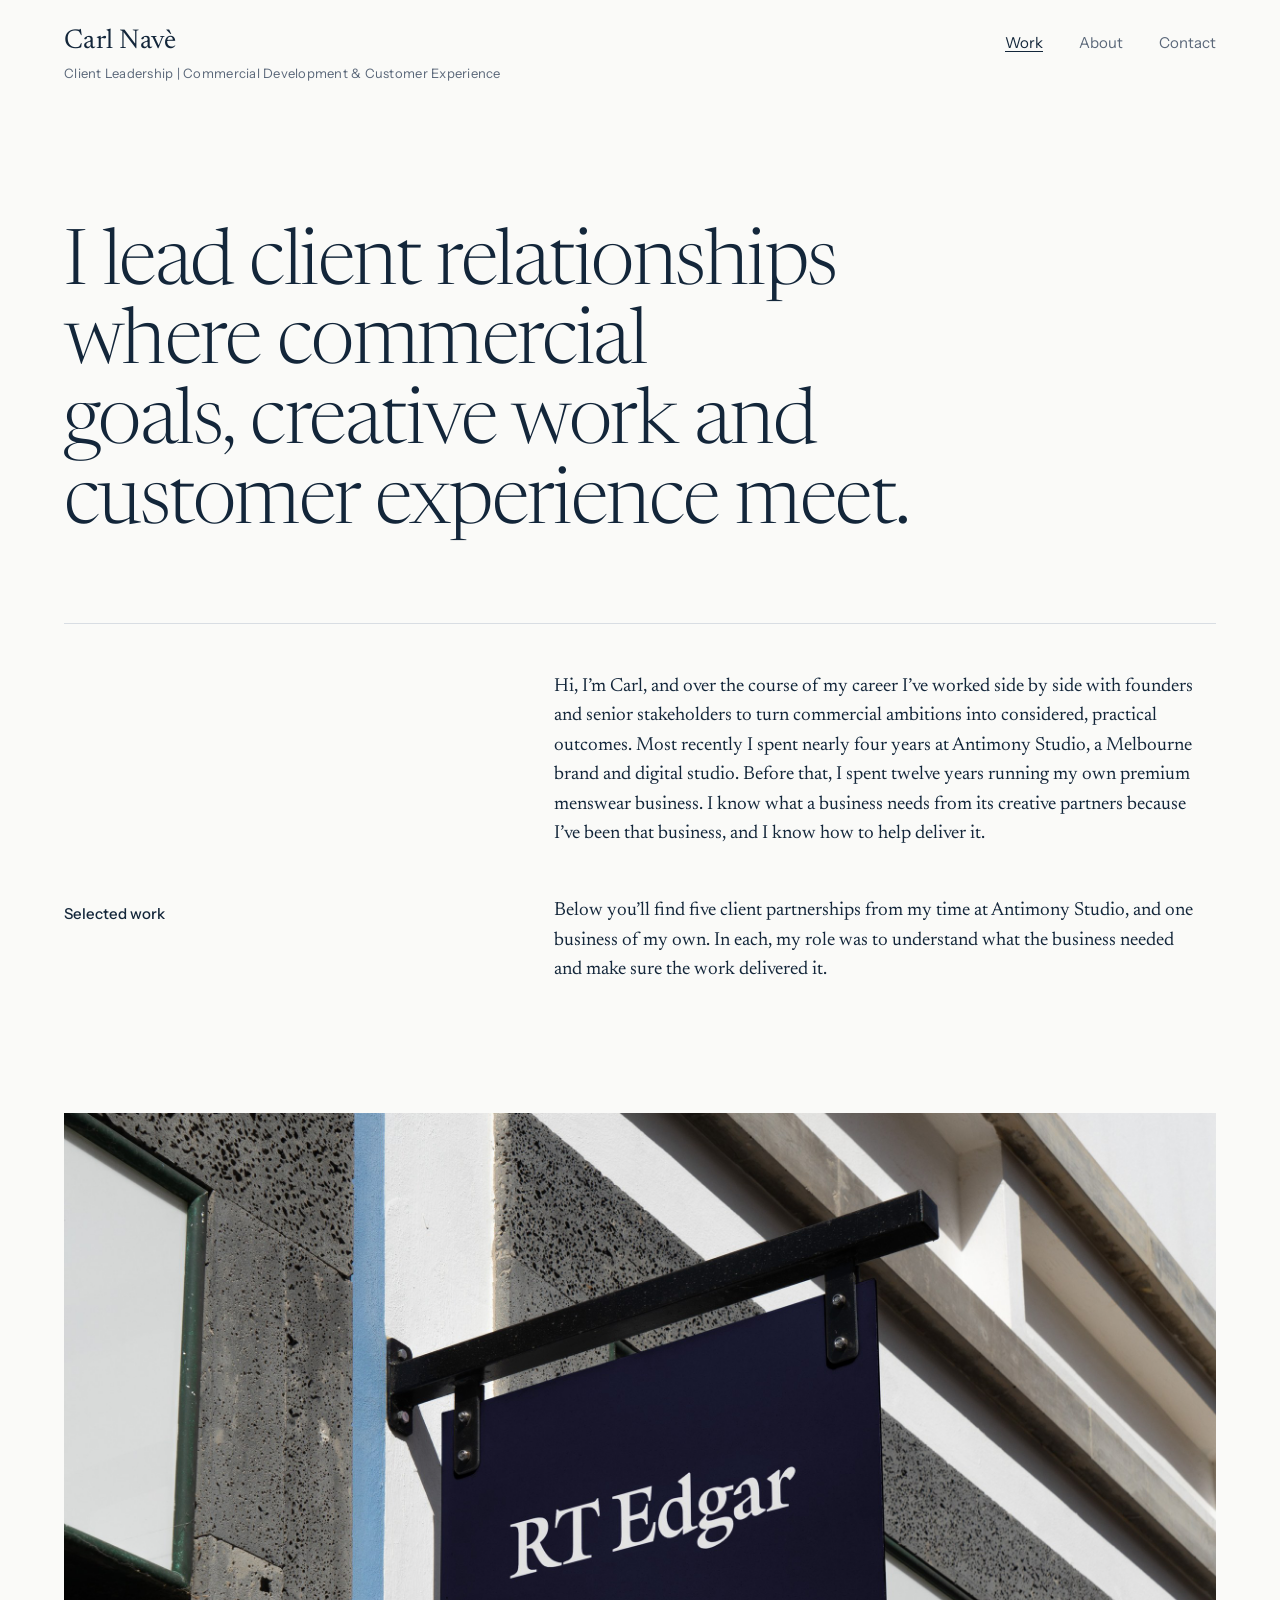
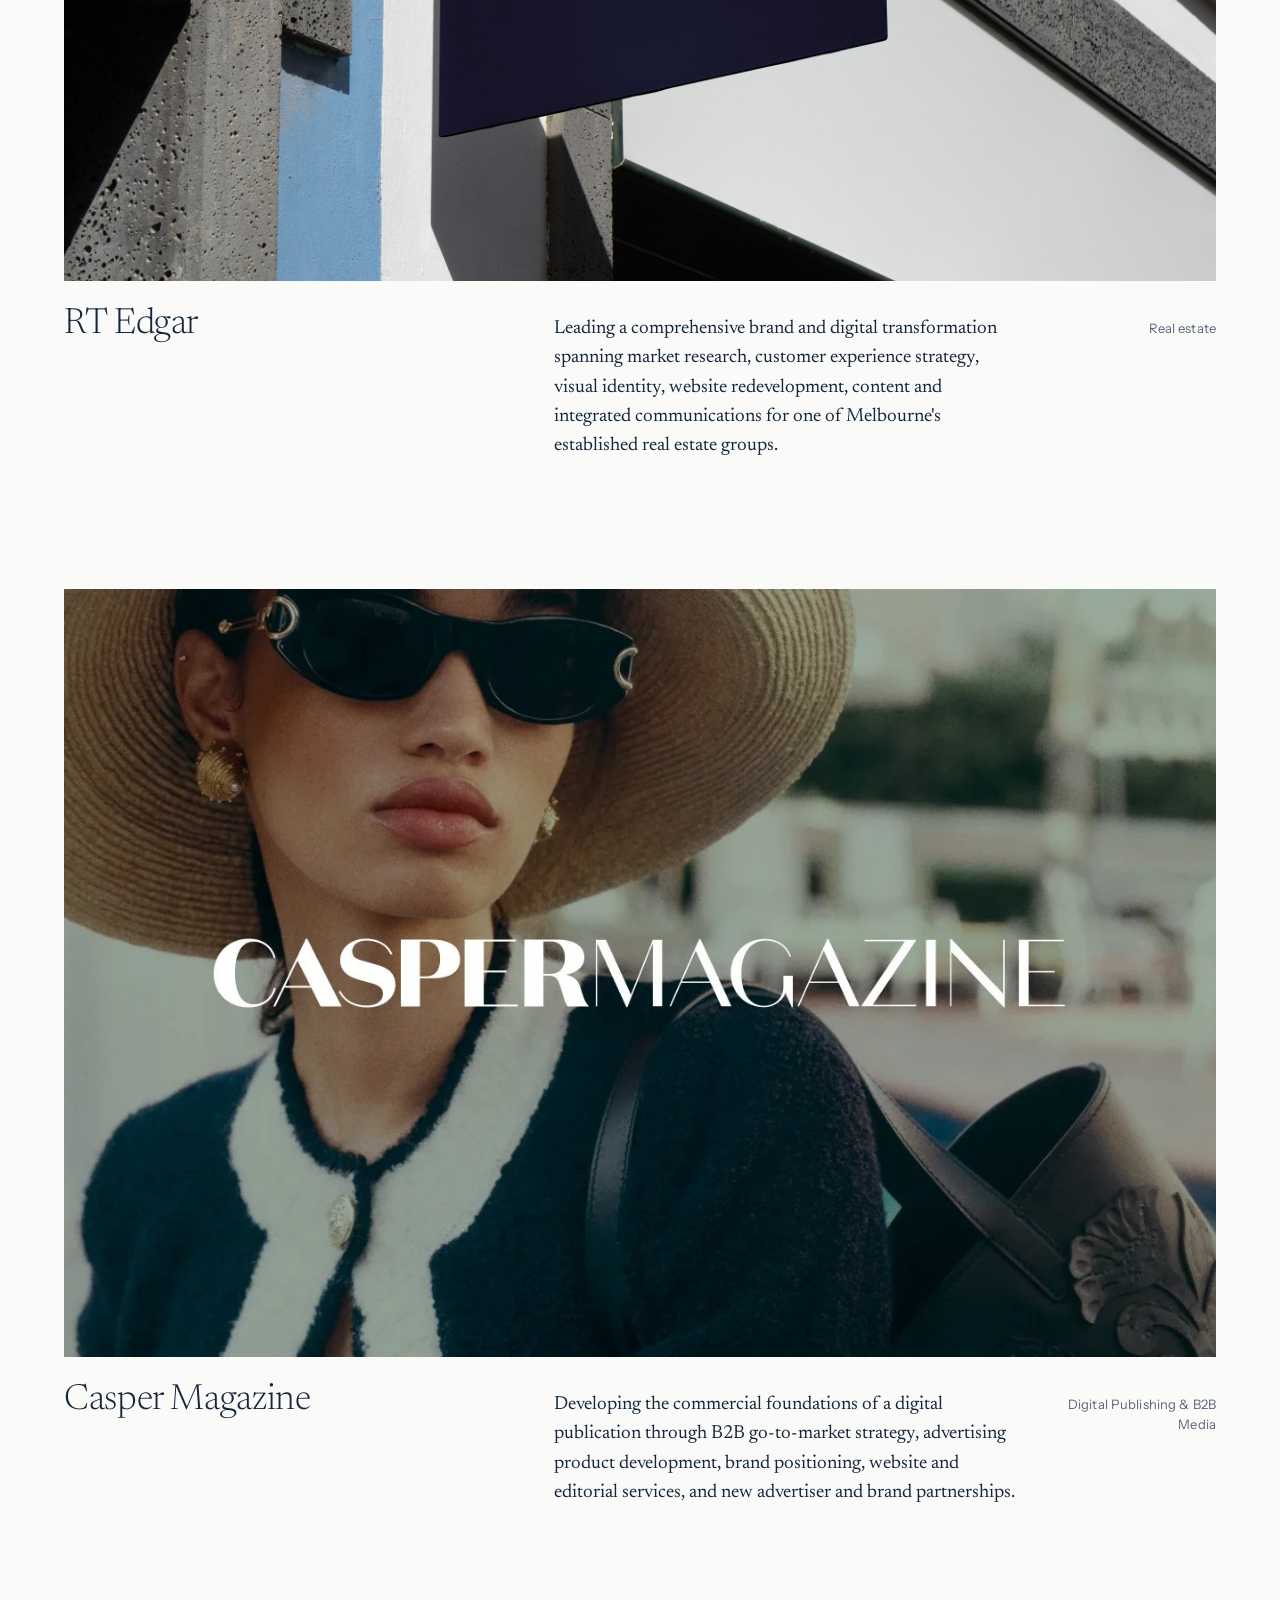
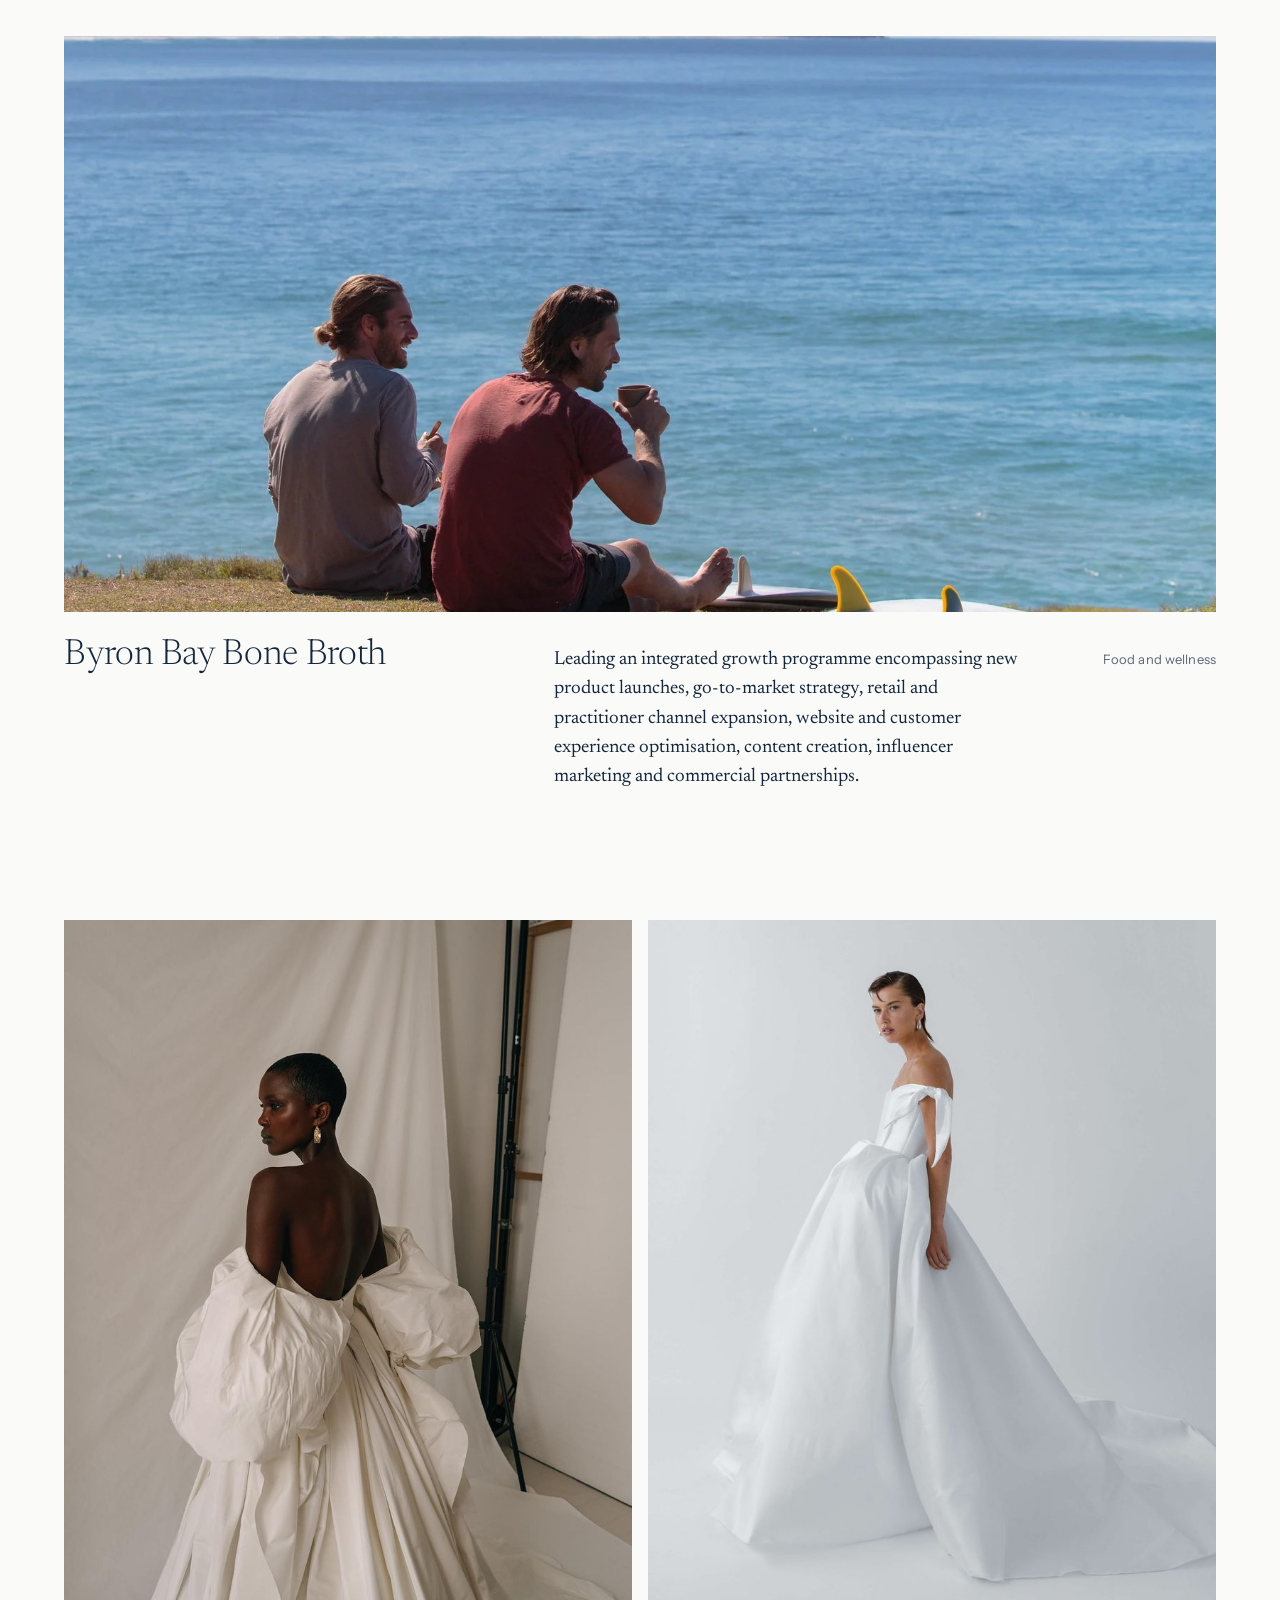
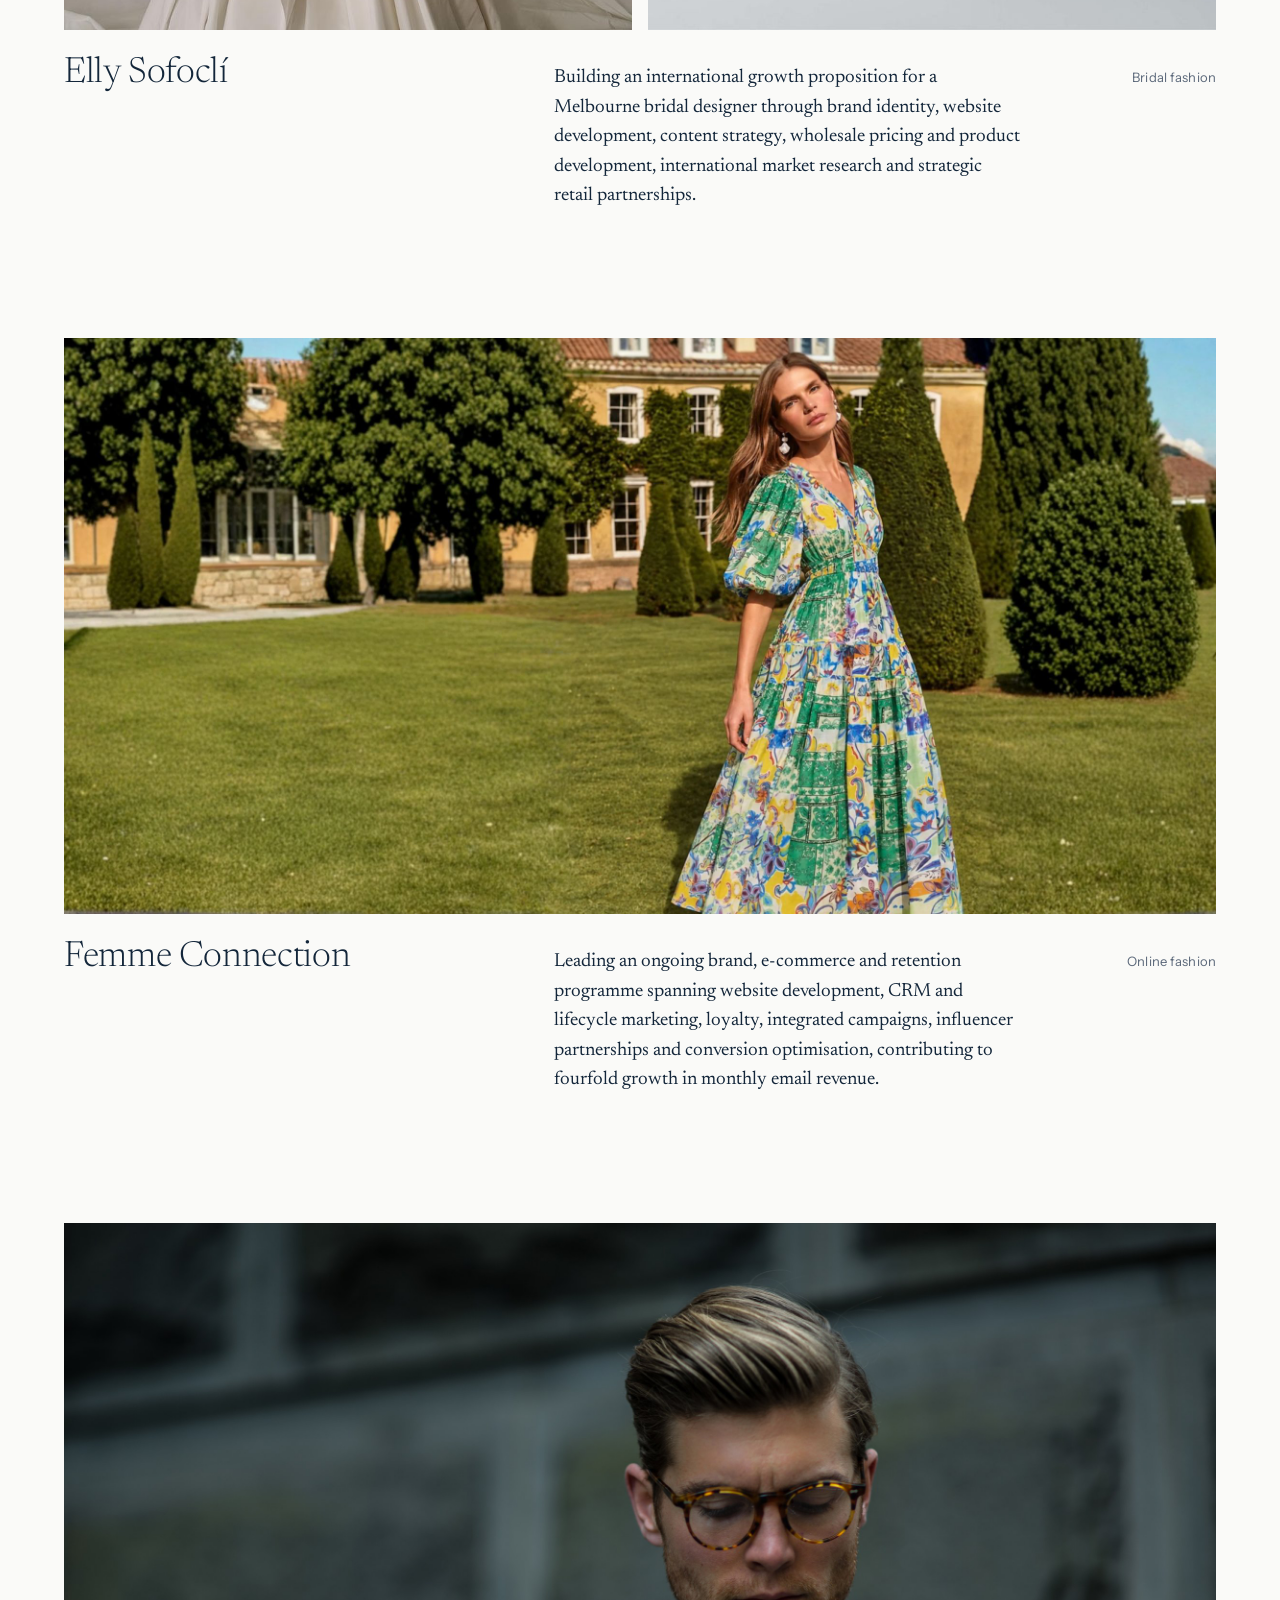
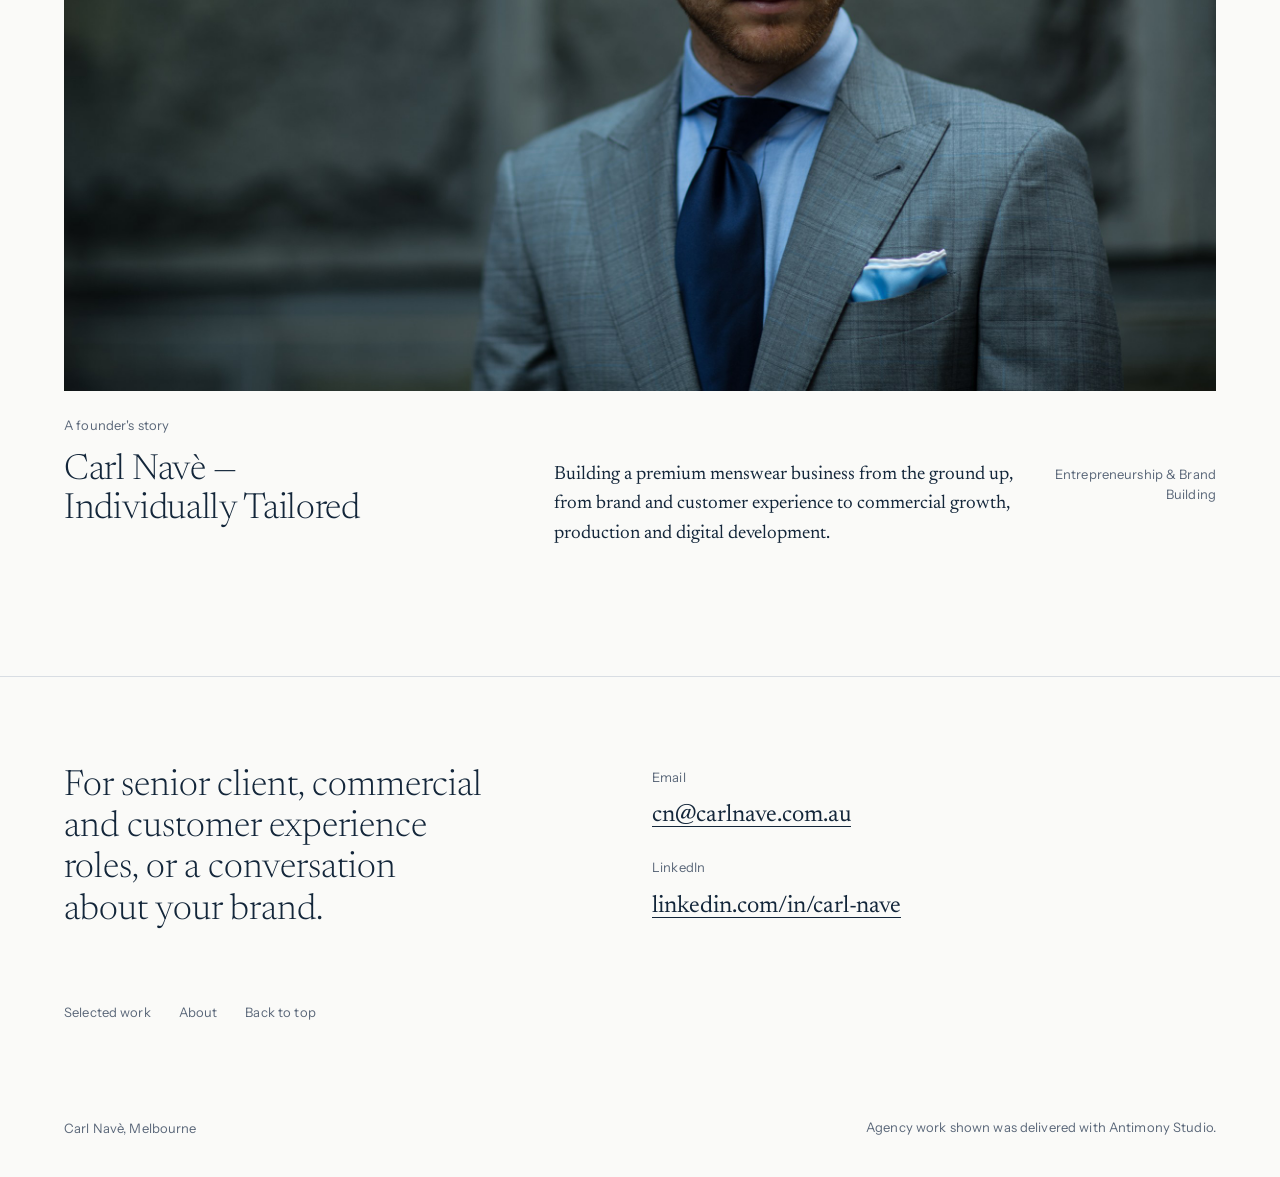
<file: index.html>
<!doctype html>
<html lang="en-AU">
<head>
<meta charset="utf-8">
<meta name="viewport" content="width=device-width, initial-scale=1, viewport-fit=cover">
<title>Carl Navè | Selected Work</title>
<meta name="claude:viewport-fit-sides" content="cover">
<meta name="description" content="Selected work by Carl Navè, a Melbourne client and commercial leader working between business objectives, creative teams and customer experience.">
<meta property="og:type" content="website">
<meta property="og:title" content="Carl Navè | Selected Work">
<meta property="og:description" content="Client Leadership | Commercial Development & Customer Experience">
<meta name="twitter:card" content="summary_large_image">
<link rel="preconnect" href="https://fonts.googleapis.com">
<link rel="preconnect" href="https://fonts.gstatic.com" crossorigin>
<link rel="stylesheet" href="https://fonts.googleapis.com/css2?family=Instrument+Sans:wght@400;500&family=Newsreader:ital,opsz,wght@0,6..72,300;0,6..72,400;1,6..72,300&display=swap">
<link rel="stylesheet" href="assets/css/main.css?v=202611191225">
</head>
<body id="top">
<a class="skip" href="#main">Skip to content</a>

<div class="wrap">
  <header class="site-head">
    <a class="wordmark" href="./"><span class="wordmark-name">Carl Navè</span><span class="wordmark-sub"><span>Client Leadership</span><span class="sep"> | </span><span>Commercial Development</span><span class="sep"> &amp; </span><span>Customer Experience</span></span></a>
    <nav class="site-nav" aria-label="Main">
      <a href="./#work" aria-current="page">Work</a>
      <a href="about.html">About</a>
      <a href="#contact">Contact</a>
    </nav>
  </header>
</div>

<main id="main">
  <div class="wrap">
    <section class="intro" aria-labelledby="intro-title">
      <!-- Alternative intro, option A (tried November 2026):
      <h1 id="intro-title">I've been the client and I've been the agency. It makes me better at both.</h1>
      <div class="intro-foot">
        <p class="lede">For twelve years I ran my own menswear business in Melbourne, commissioning the creative, managing the marketing budget and living with the results. Then I crossed over to Antimony Studio, leading client relationships for founders and senior teams in property, fashion, food and wellness. I know what businesses need from their creative partners, because I needed it too.</p>
      </div>
      -->
      <!-- Original intro (to November 2026):
      <h1 id="intro-title">I lead client relationships where commercial goals, creative work and customer experience meet.</h1>
      <div class="intro-foot">
        <p class="lede">I've spent my career working at the intersection of business, brand and customer experience. From building and running my own premium menswear business to leading client relationships at Antimony Studio, I've worked closely with founders and senior stakeholders to turn commercial ambitions into considered, practical outcomes. I bring an understanding of what businesses need from their creative partners, and the experience to help deliver it.</p>
      </div>
      -->
      <!-- Previous intro ("I'm Carl, a Melbourne client lead"), November 2026:
      <h1 id="intro-title">I&rsquo;m Carl, a Melbourne client lead working where commercial goals, creative work and customer experience meet.</h1>
      <div class="intro-foot">
        <p class="lede">My career has always sat where business, brand and customer experience meet. I built and ran my own premium menswear business, then led client relationships at Antimony Studio, and in both I&rsquo;ve worked side by side with founders and senior stakeholders to turn commercial ambitions into considered, practical outcomes. I know what a business needs from its creative partners because I&rsquo;ve been that business, and I know how to help deliver it.</p>
      </div>
      -->
      <h1 id="intro-title">I lead client relationships where commercial goals, creative work and customer experience meet.</h1>
      <div class="intro-foot">
        <p class="lede">Hi, I&rsquo;m Carl, and over the course of my career I&rsquo;ve worked side by side with founders and senior stakeholders to turn commercial ambitions into considered, practical outcomes. Most recently I spent nearly four years at Antimony Studio, a Melbourne brand and digital studio. Before that, I spent twelve years running my own premium menswear business. I know what a business needs from its creative partners because I&rsquo;ve been that business, and I know how to help deliver it.</p>
      </div>
    </section>

    <section class="work-index" id="work" aria-labelledby="work-title">
      <div class="work-intro">
        <h2 id="work-title">Selected work</h2>
        <p>Below you&rsquo;ll find five client partnerships from my time at Antimony Studio, and one business of my own. In each, my role was to understand what the business needed and make sure the work delivered it.</p>
      </div>

      <article class="project" id="rt-edgar">
        <a href="work/rt-edgar.html">
          <div class="project-media shape-wide">
            <img src="assets/img/rt-edgar/sign-hanging-800.jpg" srcset="assets/img/rt-edgar/sign-hanging-800.jpg 800w, assets/img/rt-edgar/sign-hanging.jpg 2400w" sizes="(max-width: 1440px) 100vw, 1360px" width="2400" height="1600" alt="A hanging RT Edgar sign in navy with the white wordmark, on a concrete building">
          </div>
          <div class="project-caption">
            <h3>RT Edgar</h3>
            <p class="summary">Leading a comprehensive brand and digital transformation spanning market research, customer experience strategy, visual identity, website redevelopment, content and integrated communications for one of Melbourne's established real estate groups.</p>
            <p class="sector meta-label">Real estate</p>
          </div>
        </a>
      </article>

      <article class="project" id="casper-magazine">
        <a href="work/casper-magazine.html">
          <div class="project-media shape-wide">
            <img src="assets/img/casper-magazine/hero-800.jpg" srcset="assets/img/casper-magazine/hero-800.jpg 800w, assets/img/casper-magazine/hero.jpg 1293w" sizes="(max-width: 1440px) 100vw, 1360px" width="1293" height="862" alt="The Casper Magazine wordmark over a portrait of a woman in a straw hat and sunglasses" loading="lazy">
          </div>
          <div class="project-caption">
            <h3>Casper Magazine</h3>
            <p class="summary">Developing the commercial foundations of a digital publication through B2B go-to-market strategy, advertising product development, brand positioning, website and editorial services, and new advertiser and brand partnerships.</p>
            <p class="sector meta-label">Digital Publishing &amp; B2B Media</p>
          </div>
        </a>
      </article>
      <article class="project" id="byron-bay-bone-broth">
        <a href="work/byron-bay-bone-broth.html">
          <div class="project-media shape-pano">
            <img src="assets/img/byron-bay-bone-broth/coast-800.jpg" srcset="assets/img/byron-bay-bone-broth/coast-800.jpg 800w, assets/img/byron-bay-bone-broth/coast.jpg 1600w" sizes="(max-width: 1440px) 100vw, 1360px" width="1600" height="800" alt="Two surfers sharing a cup of broth on a grassy headland above the ocean near Byron Bay" loading="lazy">
          </div>
          <div class="project-caption">
            <h3>Byron Bay Bone Broth</h3>
            <p class="summary">Leading an integrated growth programme encompassing new product launches, go-to-market strategy, retail and practitioner channel expansion, website and customer experience optimisation, content creation, influencer marketing and commercial partnerships.</p>
            <p class="sector meta-label">Food and wellness</p>
          </div>
        </a>
      </article>

      <article class="project" id="elly-sofocli">
        <a href="work/elly-sofocli.html">
          <div class="project-media pair shape-tall">
            <img src="assets/img/elly-sofocli/portrait-back-800.jpg" srcset="assets/img/elly-sofocli/portrait-back-800.jpg 800w, assets/img/elly-sofocli/portrait-back.jpg 1440w" sizes="(max-width: 600px) 50vw, 680px" width="1440" height="1800" alt="Model in a strapless Elly Sofoclí gown with sculpted sleeves, seen from behind" loading="lazy">
            <img src="assets/img/elly-sofocli/off-shoulder-800.jpg" srcset="assets/img/elly-sofocli/off-shoulder-800.jpg 800w, assets/img/elly-sofocli/off-shoulder.jpg 1440w" sizes="(max-width: 600px) 50vw, 680px" width="1440" height="1800" alt="Model in an off-the-shoulder Elly Sofoclí ball gown with a long train" loading="lazy">
          </div>
          <div class="project-caption">
            <h3>Elly Sofoclí</h3>
            <p class="summary">Building an international growth proposition for a Melbourne bridal designer through brand identity, website development, content strategy, wholesale pricing and product development, international market research and strategic retail partnerships.</p>
            <p class="sector meta-label">Bridal fashion</p>
          </div>
        </a>
      </article>

      <article class="project" id="femme-connection">
        <a href="work/femme-connection.html">
          <div class="project-media shape-pano">
            <img src="assets/img/femme-connection/garden-800.jpg" srcset="assets/img/femme-connection/garden-800.jpg 800w, assets/img/femme-connection/garden.jpg 2400w" sizes="(max-width: 1440px) 100vw, 1360px" width="2400" height="1200" alt="A model in a printed maxi dress on a lawn in front of a country house" loading="lazy">
          </div>
          <div class="project-caption">
            <h3>Femme Connection</h3>
            <p class="summary">Leading an ongoing brand, e-commerce and retention programme spanning website development, CRM and lifecycle marketing, loyalty, integrated campaigns, influencer partnerships and conversion optimisation, contributing to fourfold growth in monthly email revenue.</p>
            <p class="sector meta-label">Online fashion</p>
          </div>
        </a>
      </article>
      <article class="project" id="cnit">
        <a href="work/cnit.html">
          <div class="project-media shape-wide">
            <img src="assets/img/cnit/portrait-glasses-800.jpg" srcset="assets/img/cnit/portrait-glasses-800.jpg 800w, assets/img/cnit/portrait-glasses.jpg 2400w" sizes="(max-width: 1440px) 100vw, 1360px" width="2400" height="1600" alt="A man in tortoiseshell glasses, a grey check suit and navy tie, looking down" loading="lazy">
          </div>
          <div class="project-caption">
            <p class="meta-label cs-label">A founder's story</p>
            <h3>Carl Navè — Individually Tailored</h3>
            <p class="summary">Building a premium menswear business from the ground up, from brand and customer experience to commercial growth, production and digital development.</p>
            <p class="sector meta-label">Entrepreneurship &amp; Brand Building</p>
          </div>
        </a>
      </article>
    </section>
  </div>
</main>

<footer class="site-foot" id="contact">
  <div class="wrap">
    <div class="contact">
      <h2>For senior client, commercial and customer experience roles, or a conversation about your brand.</h2>
      <ul>
        <li><span class="meta-label">Email</span><a href="mailto:cn@carlnave.com.au">cn@carlnave.com.au</a></li>
        <li><span class="meta-label">LinkedIn</span><a href="https://www.linkedin.com/in/carl-nave/" target="_blank" rel="noopener">linkedin.com/in/carl-nave</a></li>
      </ul>
    </div>
    <nav class="foot-nav meta-label" aria-label="Footer">
      <a href="./#work">Selected work</a>
      <a href="about.html">About</a>
      <a href="#top">Back to top</a>
    </nav>
    <div class="colophon meta-label">
      <span><a href="./">Carl Navè, Melbourne</a></span>
      <span>Agency work shown was delivered with Antimony Studio.</span>
    </div>
  </div>
</footer>
</body>
</html>
</file>
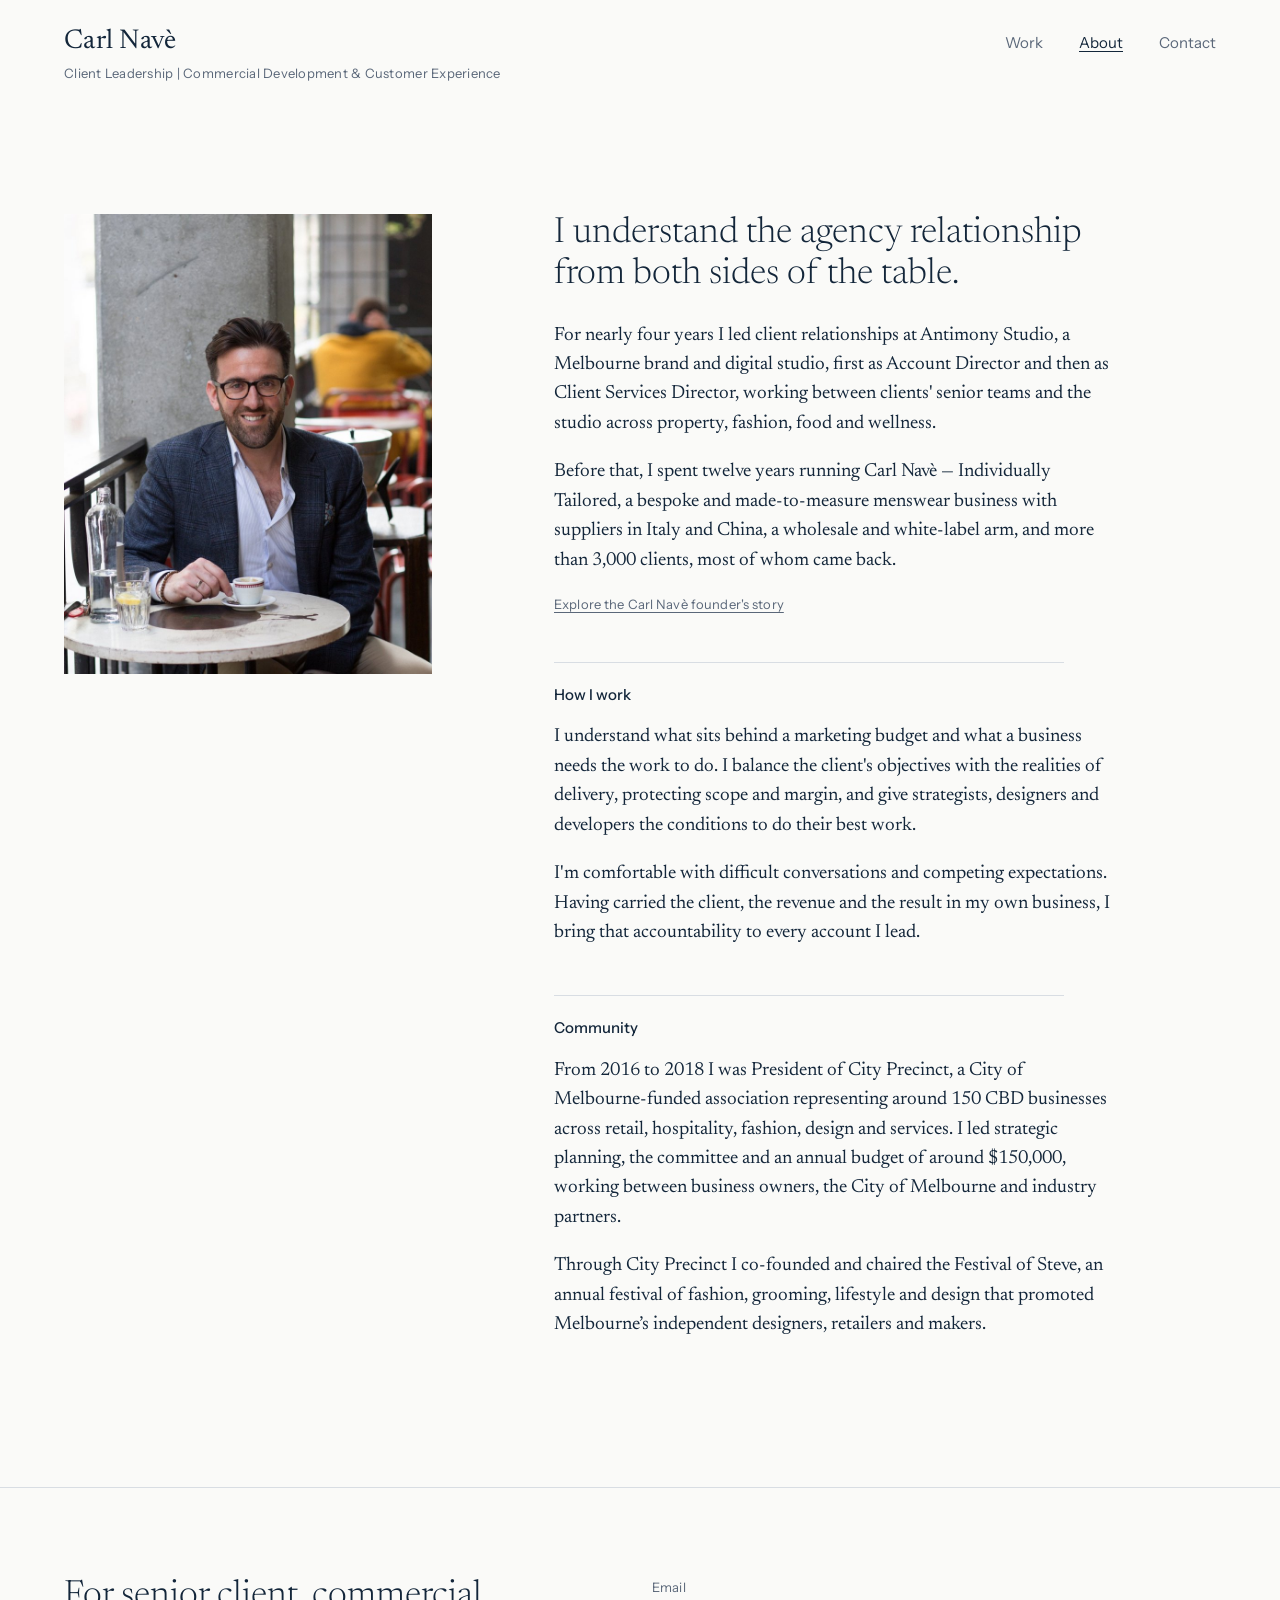
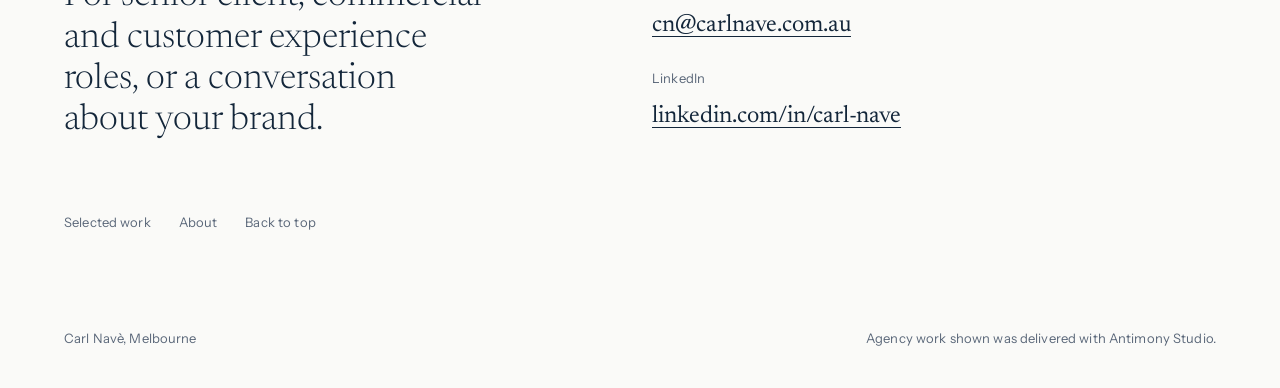
<file: about.html>
<!doctype html>
<html lang="en-AU">
<head>
<meta charset="utf-8">
<meta name="viewport" content="width=device-width, initial-scale=1, viewport-fit=cover">
<title>About | Carl Navè</title>
<meta name="claude:viewport-fit-sides" content="cover">
<meta name="description" content="Carl Navè is a Melbourne client leader with experience across agency leadership and twelve years running his own premium menswear business.">
<link rel="preconnect" href="https://fonts.googleapis.com">
<link rel="preconnect" href="https://fonts.gstatic.com" crossorigin>
<link rel="stylesheet" href="https://fonts.googleapis.com/css2?family=Instrument+Sans:wght@400;500&family=Newsreader:ital,opsz,wght@0,6..72,300;0,6..72,400;1,6..72,300&display=swap">
<link rel="stylesheet" href="assets/css/main.css?v=202611191225">
</head>
<body id="top">
<a class="skip" href="#main">Skip to content</a>

<div class="wrap">
  <header class="site-head">
    <a class="wordmark" href="./"><span class="wordmark-name">Carl Navè</span><span class="wordmark-sub"><span>Client Leadership</span><span class="sep"> | </span><span>Commercial Development</span><span class="sep"> &amp; </span><span>Customer Experience</span></span></a>
    <nav class="site-nav" aria-label="Main">
      <a href="./#work">Work</a>
      <a href="about.html" aria-current="page">About</a>
      <a href="#contact">Contact</a>
    </nav>
  </header>
</div>

<main id="main">
  <div class="wrap">
    <section class="about">
      <div class="about-grid">
        <div class="portrait">
          <img src="assets/img/about/carl-nave-neapoli-800.jpg" srcset="assets/img/about/carl-nave-neapoli-800.jpg 800w, assets/img/about/carl-nave-neapoli.jpg 1200w" sizes="(max-width: 960px) 100vw, 480px" width="800" height="1000" alt="Carl Navè smiling at a café table in a navy check jacket, with an espresso">
        </div>
        <div class="bio">
          <h1>I understand the agency relationship from both sides of the table.</h1>
          <p>For nearly four years I led client relationships at Antimony Studio, a Melbourne brand and digital studio, first as Account Director and then as Client Services Director, working between clients' senior teams and the studio across property, fashion, food and wellness.</p>
          <p>Before that, I spent twelve years running Carl Navè — Individually Tailored, a bespoke and made-to-measure menswear business with suppliers in Italy and China, a wholesale and white-label arm, and more than 3,000 clients, most of whom came back.</p>
          <p class="meta-label visit"><a href="work/cnit.html">Explore the Carl Navè founder's story</a></p>
          <h2 class="bio-sub" id="how-i-work">How I work</h2>
          <p>I understand what sits behind a marketing budget and what a business needs the work to do. I balance the client's objectives with the realities of delivery, protecting scope and margin, and give strategists, designers and developers the conditions to do their best work.</p>
          <p>I'm comfortable with difficult conversations and competing expectations. Having carried the client, the revenue and the result in my own business, I bring that accountability to every account I lead.</p>
          <h2 class="bio-sub" id="community">Community</h2>
          <p>From 2016 to 2018 I was President of City Precinct, a City of Melbourne-funded association representing around 150 CBD businesses across retail, hospitality, fashion, design and services. I led strategic planning, the committee and an annual budget of around $150,000, working between business owners, the City of Melbourne and industry partners.</p>
          <p>Through City Precinct I co-founded and chaired the Festival of Steve, an annual festival of fashion, grooming, lifestyle and design that promoted Melbourne&rsquo;s independent designers, retailers and makers.</p>
        </div>
      </div>
    </section>
  </div>
</main>

<footer class="site-foot" id="contact">
  <div class="wrap">
    <div class="contact">
      <h2>For senior client, commercial and customer experience roles, or a conversation about your brand.</h2>
      <ul>
        <li><span class="meta-label">Email</span><a href="mailto:cn@carlnave.com.au">cn@carlnave.com.au</a></li>
        <li><span class="meta-label">LinkedIn</span><a href="https://www.linkedin.com/in/carl-nave/" target="_blank" rel="noopener">linkedin.com/in/carl-nave</a></li>
      </ul>
    </div>
    <nav class="foot-nav meta-label" aria-label="Footer">
      <a href="./#work">Selected work</a>
      <a href="about.html">About</a>
      <a href="#top">Back to top</a>
    </nav>
    <div class="colophon meta-label">
      <span><a href="./">Carl Navè, Melbourne</a></span>
      <span>Agency work shown was delivered with Antimony Studio.</span>
    </div>
  </div>
</footer>
</body>
</html>
</file>
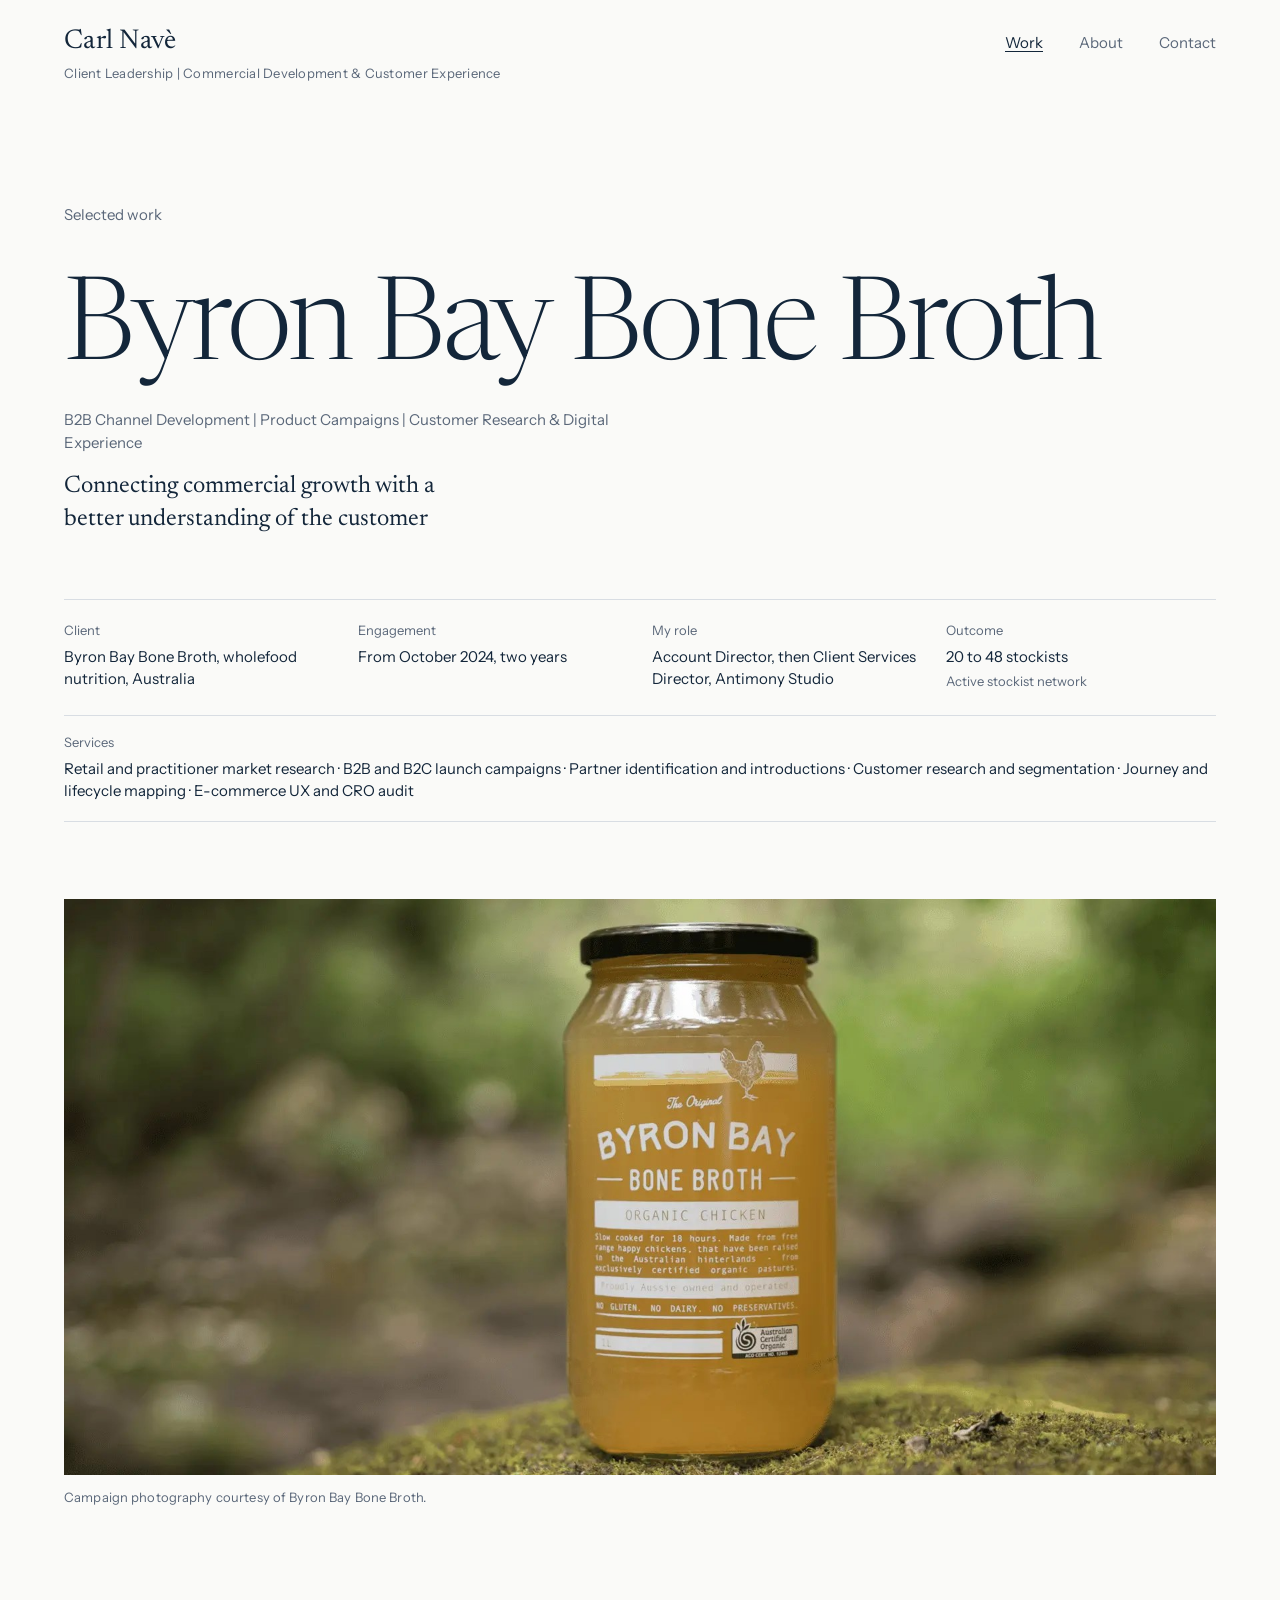
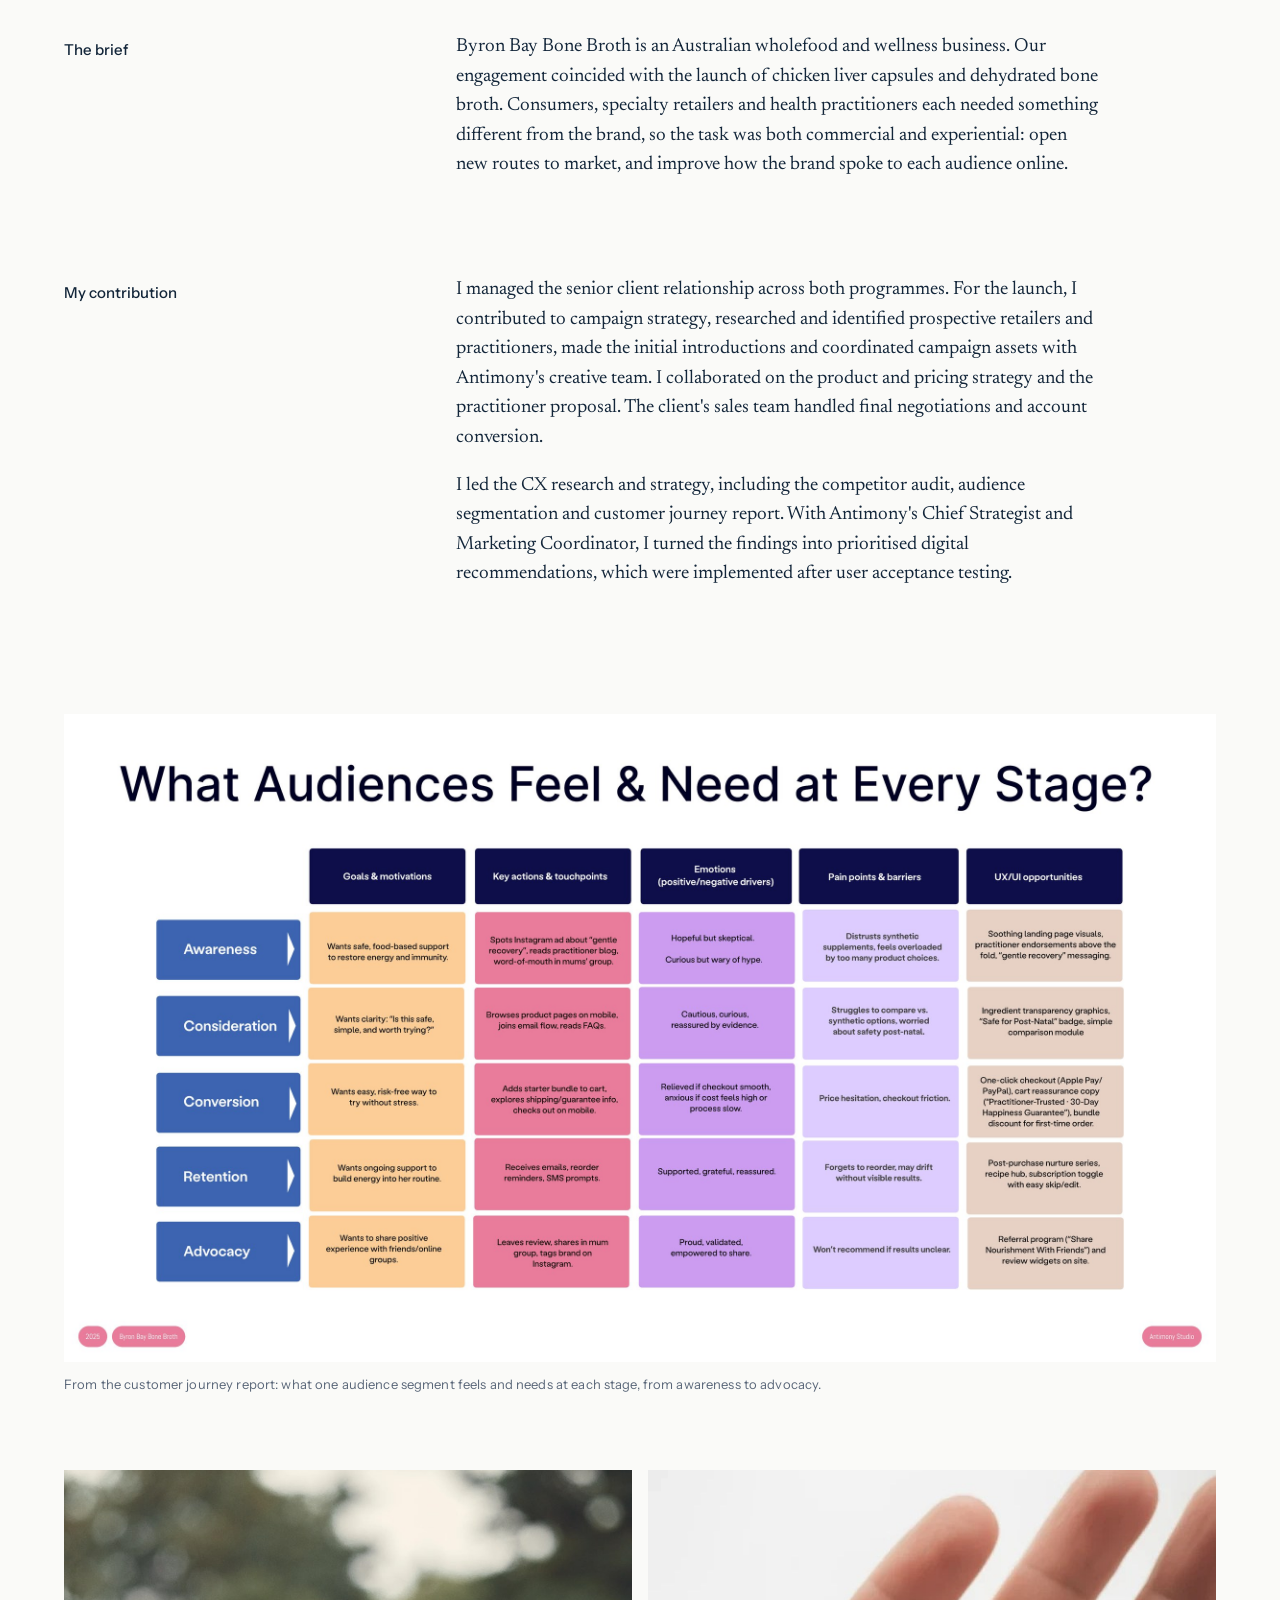
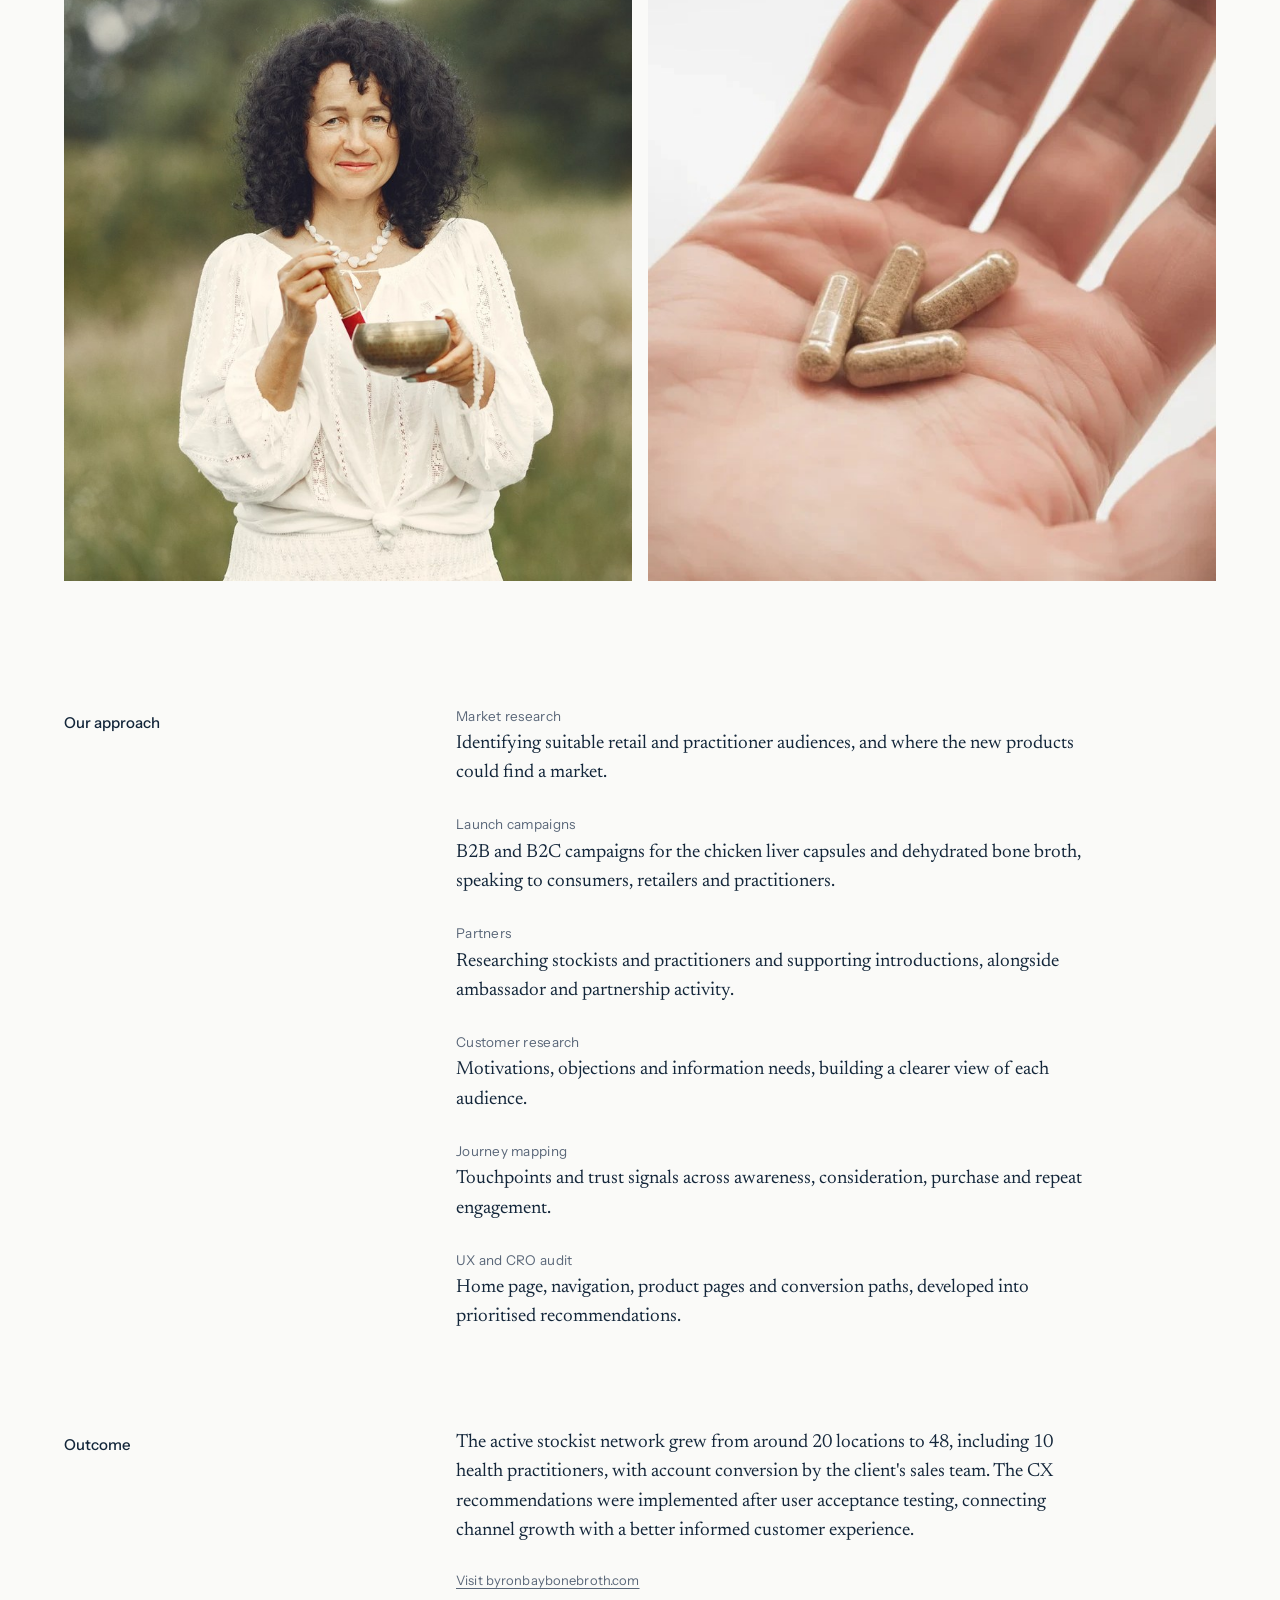
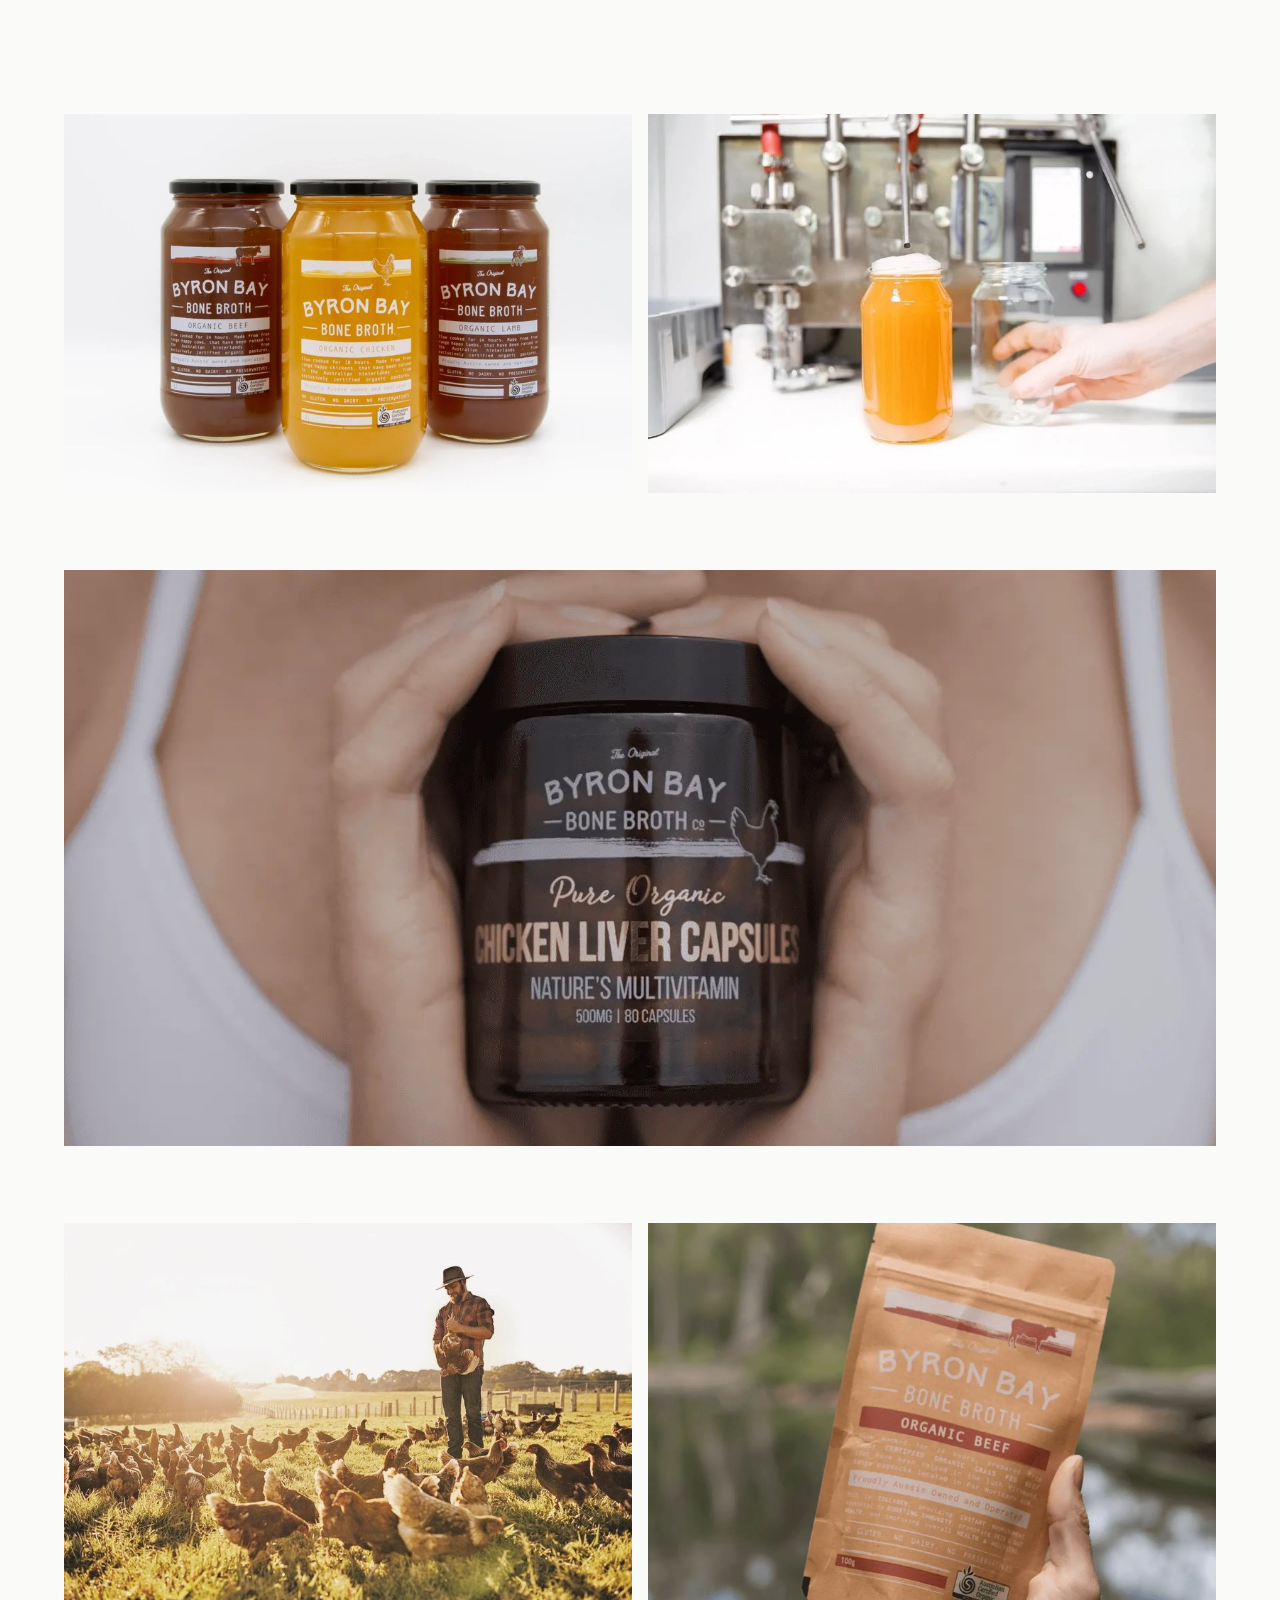
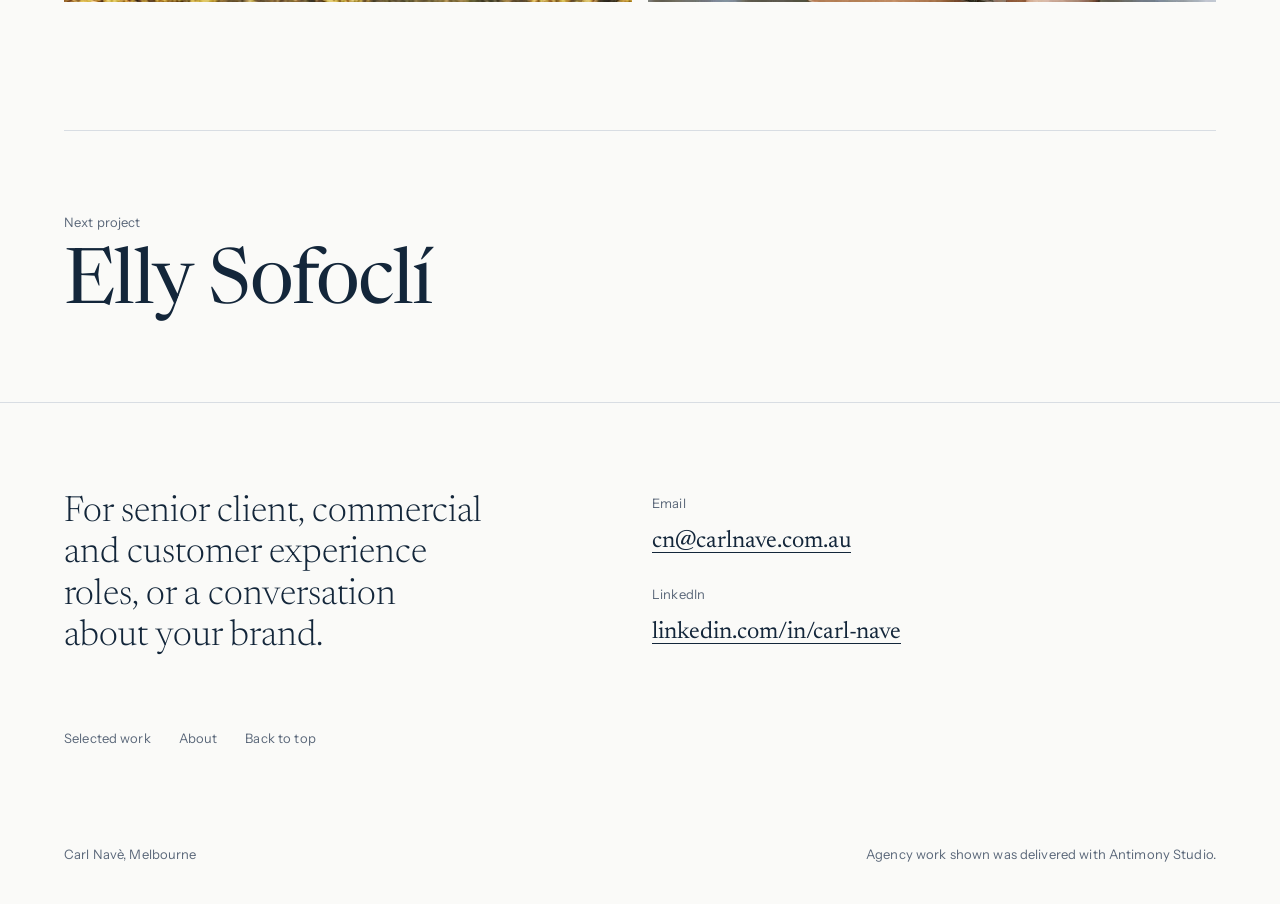
<file: work/byron-bay-bone-broth.html>
<!doctype html>
<html lang="en-AU">
<head>
<meta charset="utf-8">
<meta name="viewport" content="width=device-width, initial-scale=1, viewport-fit=cover">
<title>Byron Bay Bone Broth | Carl Navè</title>
<meta name="claude:viewport-fit-sides" content="cover">
<meta name="description" content="Connecting B2B retail and practitioner channel growth with research-led customer experience for Byron Bay Bone Broth, delivered with Antimony Studio.">
<meta property="og:type" content="article">
<meta property="og:title" content="Byron Bay Bone Broth | Carl Navè">
<meta property="og:description" content="Connecting B2B retail and practitioner channel growth with research-led customer experience for Byron Bay Bone Broth, delivered with Antimony Studio.">
<link rel="preconnect" href="https://fonts.googleapis.com">
<link rel="preconnect" href="https://fonts.gstatic.com" crossorigin>
<link rel="stylesheet" href="https://fonts.googleapis.com/css2?family=Instrument+Sans:wght@400;500&family=Newsreader:ital,opsz,wght@0,6..72,300;0,6..72,400;1,6..72,300&display=swap">
<link rel="stylesheet" href="../assets/css/main.css?v=202611191225">
</head>
<body id="top">
<a class="skip" href="#main">Skip to content</a>

<div class="wrap">
  <header class="site-head">
    <a class="wordmark" href="../"><span class="wordmark-name">Carl Navè</span><span class="wordmark-sub"><span>Client Leadership</span><span class="sep"> | </span><span>Commercial Development</span><span class="sep"> &amp; </span><span>Customer Experience</span></span></a>
    <nav class="site-nav" aria-label="Main">
      <a href="../#work" aria-current="page">Work</a>
      <a href="../about.html">About</a>
      <a href="#contact">Contact</a>
    </nav>
  </header>
</div>

<main id="main" class="layout-interleaved">
  <div class="wrap">
    <header class="cs-head">
      <a class="cs-back" href="../#work">Selected work</a>
      <h1>Byron Bay Bone Broth</h1>
      <p class="cs-disciplines">B2B Channel Development | Product Campaigns | Customer Research &amp; Digital Experience</p>
      <p class="thesis">Connecting commercial growth with a better understanding of the customer</p>
    </header>

    <dl class="cs-meta">
      <div><dt>Client</dt><dd>Byron Bay Bone Broth, wholefood nutrition, Australia</dd></div>
      <div><dt>Engagement</dt><dd>From October 2024, two years</dd></div>
      <div><dt>My role</dt><dd>Account Director, then Client Services Director, Antimony Studio</dd></div>
      <div class="is-outcome"><dt>Outcome</dt><dd>20 to 48 stockists<small>Active stockist network</small></dd></div>
      <div class="is-services"><dt>Services</dt><dd>Retail and practitioner market research · B2B and B2C launch campaigns · Partner identification and introductions · Customer research and segmentation · Journey and lifecycle mapping · E-commerce UX and CRO audit</dd></div>
    </dl>

    <figure class="cs-figure fig-single shape-pano">
      <img src="../assets/img/byron-bay-bone-broth/jar-hinterland-800.jpg" srcset="../assets/img/byron-bay-bone-broth/jar-hinterland-800.jpg 800w, ../assets/img/byron-bay-bone-broth/jar-hinterland.jpg 1728w" sizes="(max-width: 1440px) 100vw, 1360px" width="1728" height="864" alt="A jar of Byron Bay Bone Broth on a mossy rock in the hinterland">
      <figcaption class="meta-label">Campaign photography courtesy of Byron Bay Bone Broth.</figcaption>
    </figure>

    <section class="cs-section" aria-labelledby="context">
      <h2 id="context">The brief</h2>
      <div class="body">
        <p>Byron Bay Bone Broth is an Australian wholefood and wellness business. Our engagement coincided with the launch of chicken liver capsules and dehydrated bone broth. Consumers, specialty retailers and health practitioners each needed something different from the brand, so the task was both commercial and experiential: open new routes to market, and improve how the brand spoke to each audience online.</p>
      </div>
    </section>

    <section class="cs-section" aria-labelledby="contribution">
      <h2 id="contribution">My contribution</h2>
      <div class="body">
        <p>I managed the senior client relationship across both programmes. For the launch, I contributed to campaign strategy, researched and identified prospective retailers and practitioners, made the initial introductions and coordinated campaign assets with Antimony's creative team. I collaborated on the product and pricing strategy and the practitioner proposal. The client's sales team handled final negotiations and account conversion.</p>
        <p>I led the CX research and strategy, including the competitor audit, audience segmentation and customer journey report. With Antimony's Chief Strategist and Marketing Coordinator, I turned the findings into prioritised digital recommendations, which were implemented after user acceptance testing.</p>
      </div>
    </section>

    <figure class="cs-figure fig-single shape-screen">
      <img src="../assets/img/byron-bay-bone-broth/journey-stage-800.jpg" srcset="../assets/img/byron-bay-bone-broth/journey-stage-800.jpg 800w, ../assets/img/byron-bay-bone-broth/journey-stage.jpg 2400w" sizes="(max-width: 1440px) 100vw, 1360px" width="2400" height="1350" alt="A page from the Byron Bay Bone Broth customer journey report: a grid showing one audience segment's goals, actions, emotions, pain points and UX opportunities at each stage from awareness to advocacy" loading="lazy">
      <figcaption class="meta-label">From the customer journey report: what one audience segment feels and needs at each stage, from awareness to advocacy.</figcaption>
    </figure>

    <figure class="cs-figure fig-pair shape-tall">
      <img src="../assets/img/byron-bay-bone-broth/practitioner-800.jpg" srcset="../assets/img/byron-bay-bone-broth/practitioner-800.jpg 800w, ../assets/img/byron-bay-bone-broth/practitioner.jpg 1440w" sizes="(max-width: 600px) 50vw, 680px" width="1440" height="1800" alt="A practitioner in a meadow holding a bowl of broth" loading="lazy">
      <img src="../assets/img/byron-bay-bone-broth/capsules-800.jpg" srcset="../assets/img/byron-bay-bone-broth/capsules-800.jpg 800w, ../assets/img/byron-bay-bone-broth/capsules.jpg 695w" sizes="(max-width: 600px) 50vw, 680px" width="695" height="869" alt="Organic chicken liver capsules in an open hand" loading="lazy">
    </figure>

    <section class="cs-section" aria-labelledby="approach">
      <h2 id="approach">Our approach</h2>
      <div class="body">
        <ul class="points">
          <li><span class="point-label">Market research</span>Identifying suitable retail and practitioner audiences, and where the new products could find a market.</li>
          <li><span class="point-label">Launch campaigns</span>B2B and B2C campaigns for the chicken liver capsules and dehydrated bone broth, speaking to consumers, retailers and practitioners.</li>
          <li><span class="point-label">Partners</span>Researching stockists and practitioners and supporting introductions, alongside ambassador and partnership activity.</li>
          <li><span class="point-label">Customer research</span>Motivations, objections and information needs, building a clearer view of each audience.</li>
          <li><span class="point-label">Journey mapping</span>Touchpoints and trust signals across awareness, consideration, purchase and repeat engagement.</li>
          <li><span class="point-label">UX and CRO audit</span>Home page, navigation, product pages and conversion paths, developed into prioritised recommendations.</li>
        </ul>
      </div>
    </section>

    <section class="cs-section" aria-labelledby="outcome">
      <h2 id="outcome">Outcome</h2>
      <div class="body">
        <p>The active stockist network grew from around 20 locations to 48, including 10 health practitioners, with account conversion by the client's sales team. The CX recommendations were implemented after user acceptance testing, connecting channel growth with a better informed customer experience.</p>
        <p class="meta-label visit"><a href="https://byronbaybonebroth.com/" target="_blank" rel="noopener">Visit byronbaybonebroth.com</a></p>
      </div>
    </section>

    <figure class="cs-figure fig-pair shape-wide">
      <img src="../assets/img/byron-bay-bone-broth/retail-jars-800.jpg" srcset="../assets/img/byron-bay-bone-broth/retail-jars-800.jpg 800w, ../assets/img/byron-bay-bone-broth/retail-jars.jpg 1550w" sizes="(max-width: 600px) 50vw, 680px" width="1550" height="1033" alt="Three jars of Byron Bay Bone Broth" loading="lazy">
      <img src="../assets/img/byron-bay-bone-broth/production-800.jpg" srcset="../assets/img/byron-bay-bone-broth/production-800.jpg 800w, ../assets/img/byron-bay-bone-broth/production.jpg 1080w" sizes="(max-width: 600px) 50vw, 680px" width="1080" height="720" alt="Broth being filled into jars in the Byron Bay kitchen" loading="lazy">
    </figure>

    <figure class="cs-figure fig-single shape-pano">
      <img src="../assets/img/byron-bay-bone-broth/capsules-hero-800.jpg" srcset="../assets/img/byron-bay-bone-broth/capsules-hero-800.jpg 800w, ../assets/img/byron-bay-bone-broth/capsules-hero.jpg 1728w" sizes="(max-width: 1440px) 100vw, 1360px" width="1728" height="864" alt="Hands holding a jar of Byron Bay Bone Broth organic chicken liver capsules" loading="lazy">
    </figure>

    <figure class="cs-figure fig-pair shape-wide">
      <img src="../assets/img/byron-bay-bone-broth/farm-800.jpg" srcset="../assets/img/byron-bay-bone-broth/farm-800.jpg 800w, ../assets/img/byron-bay-bone-broth/farm.jpg 1440w" sizes="(max-width: 600px) 50vw, 680px" width="1440" height="960" alt="A farmer among pasture-raised chickens at sunrise" loading="lazy">
      <img src="../assets/img/byron-bay-bone-broth/pouch-800.jpg" srcset="../assets/img/byron-bay-bone-broth/pouch-800.jpg 800w, ../assets/img/byron-bay-bone-broth/pouch.jpg 1296w" sizes="(max-width: 600px) 50vw, 680px" width="1296" height="864" alt="A pouch of organic beef bone broth beside a creek" loading="lazy">
    </figure>

    <nav class="cs-next" aria-label="Next project">
      <a href="elly-sofocli.html">
        <span class="meta-label">Next project</span>
        <span class="next-name">Elly Sofoclí</span>
      </a>
    </nav>
  </div>
</main>

<footer class="site-foot" id="contact">
  <div class="wrap">
    <div class="contact">
      <h2>For senior client, commercial and customer experience roles, or a conversation about your brand.</h2>
      <ul>
        <li><span class="meta-label">Email</span><a href="mailto:cn@carlnave.com.au">cn@carlnave.com.au</a></li>
        <li><span class="meta-label">LinkedIn</span><a href="https://www.linkedin.com/in/carl-nave/" target="_blank" rel="noopener">linkedin.com/in/carl-nave</a></li>
      </ul>
    </div>
    <nav class="foot-nav meta-label" aria-label="Footer">
      <a href="../#work">Selected work</a>
      <a href="../about.html">About</a>
      <a href="#top">Back to top</a>
    </nav>
    <div class="colophon meta-label">
      <span><a href="../">Carl Navè, Melbourne</a></span>
      <span>Agency work shown was delivered with Antimony Studio.</span>
    </div>
  </div>
</footer>
</body>
</html>
</file>
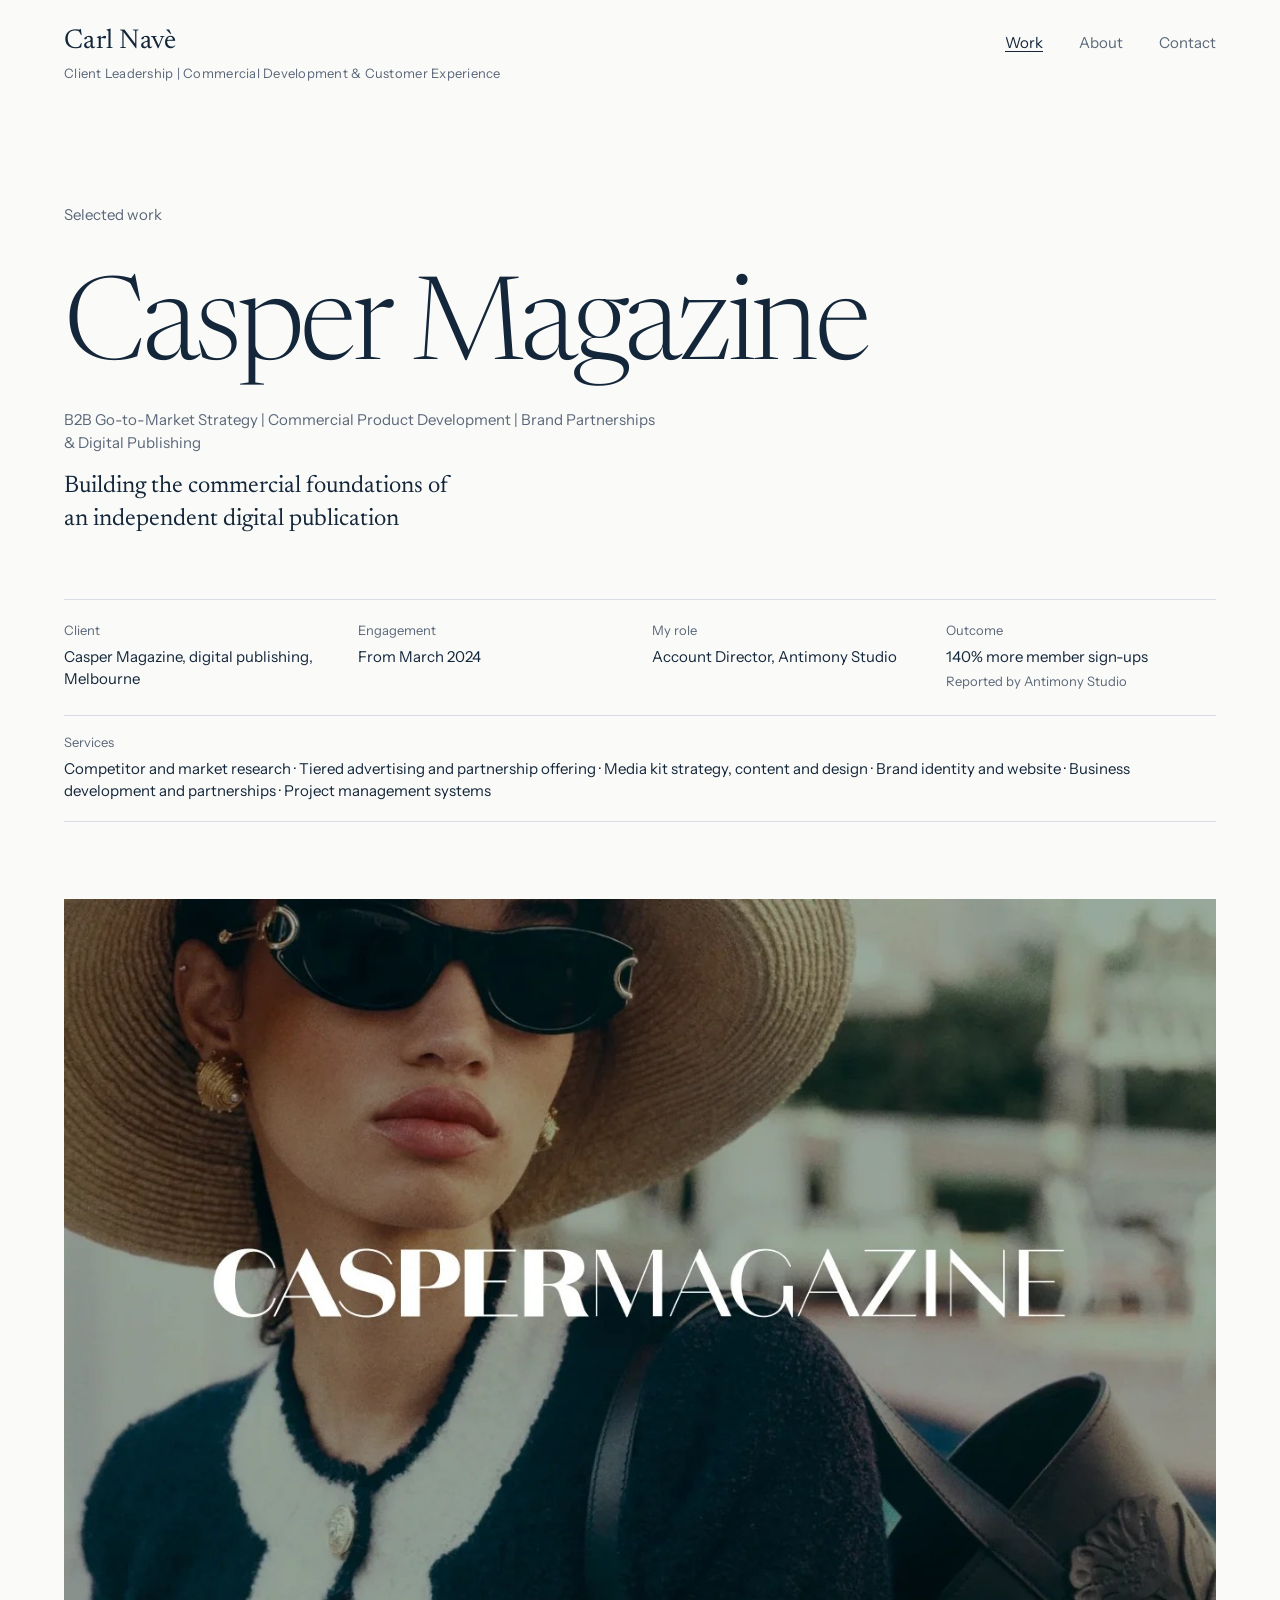
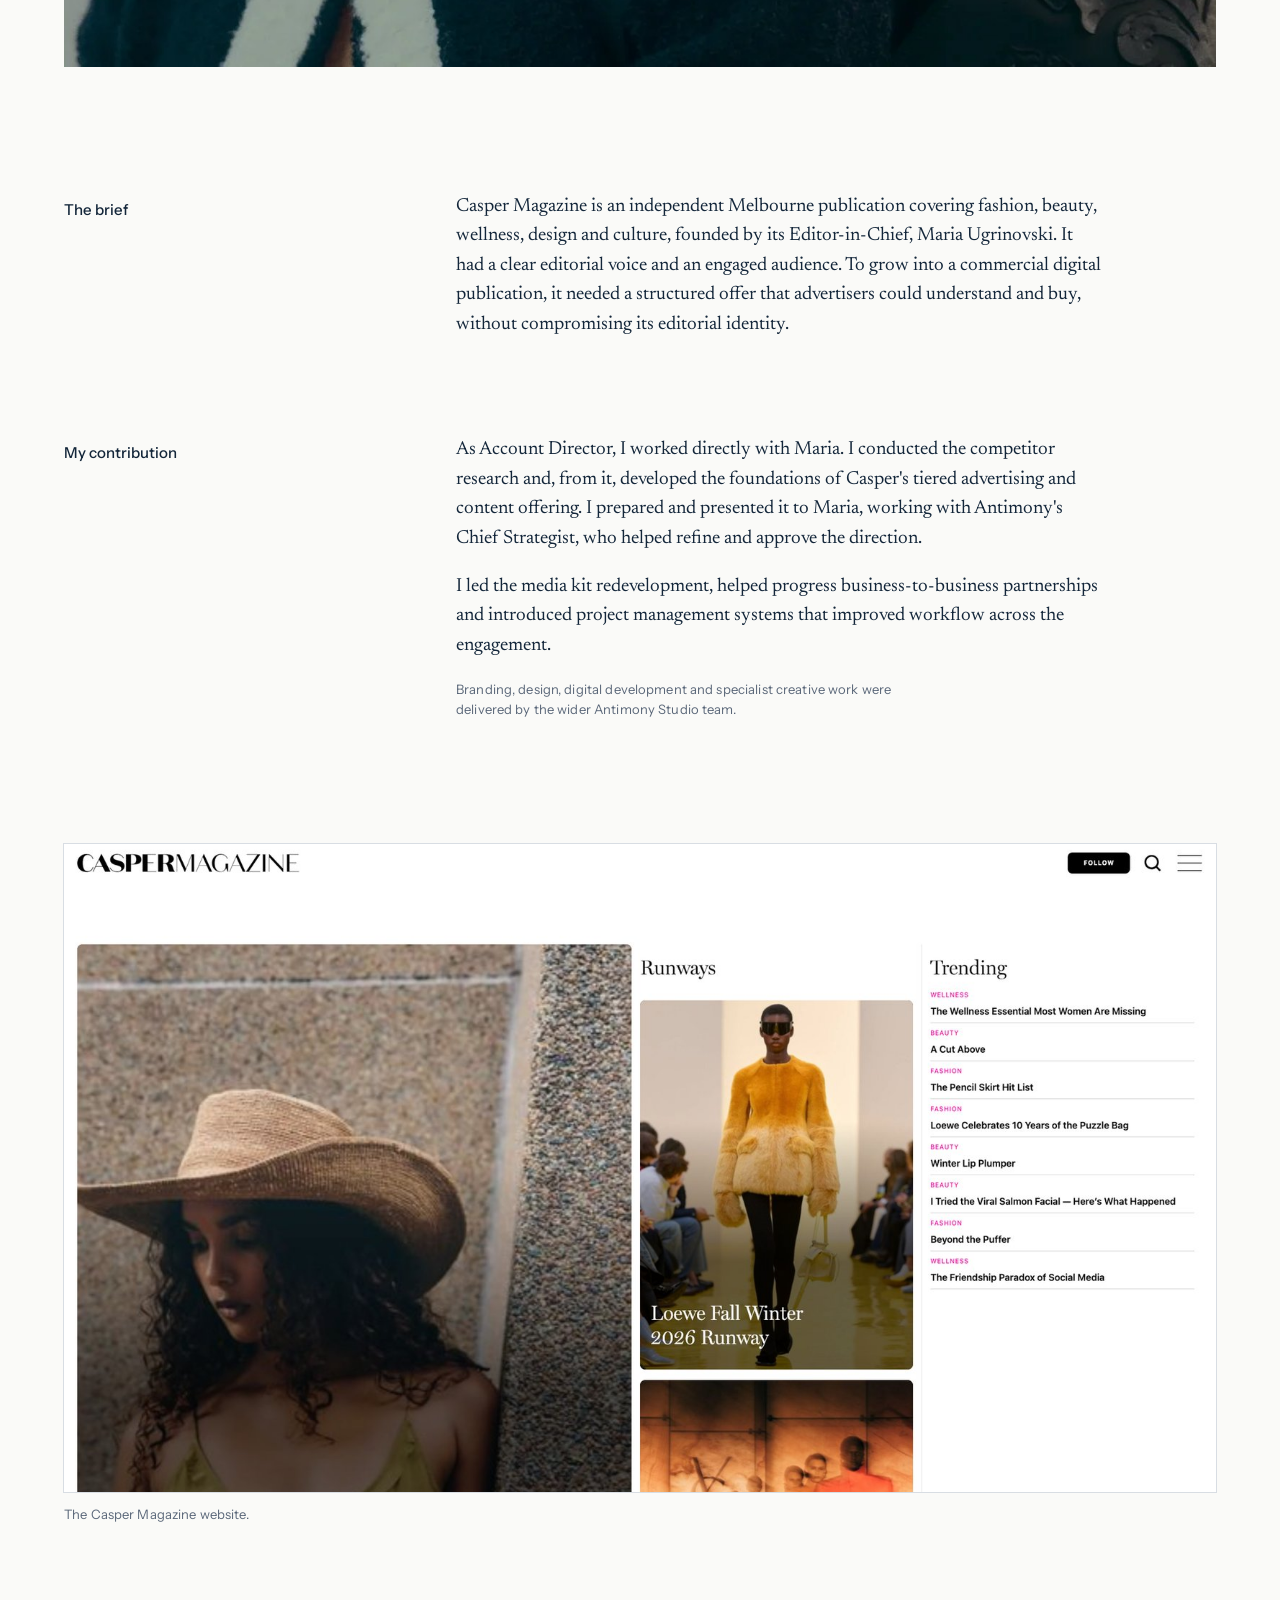
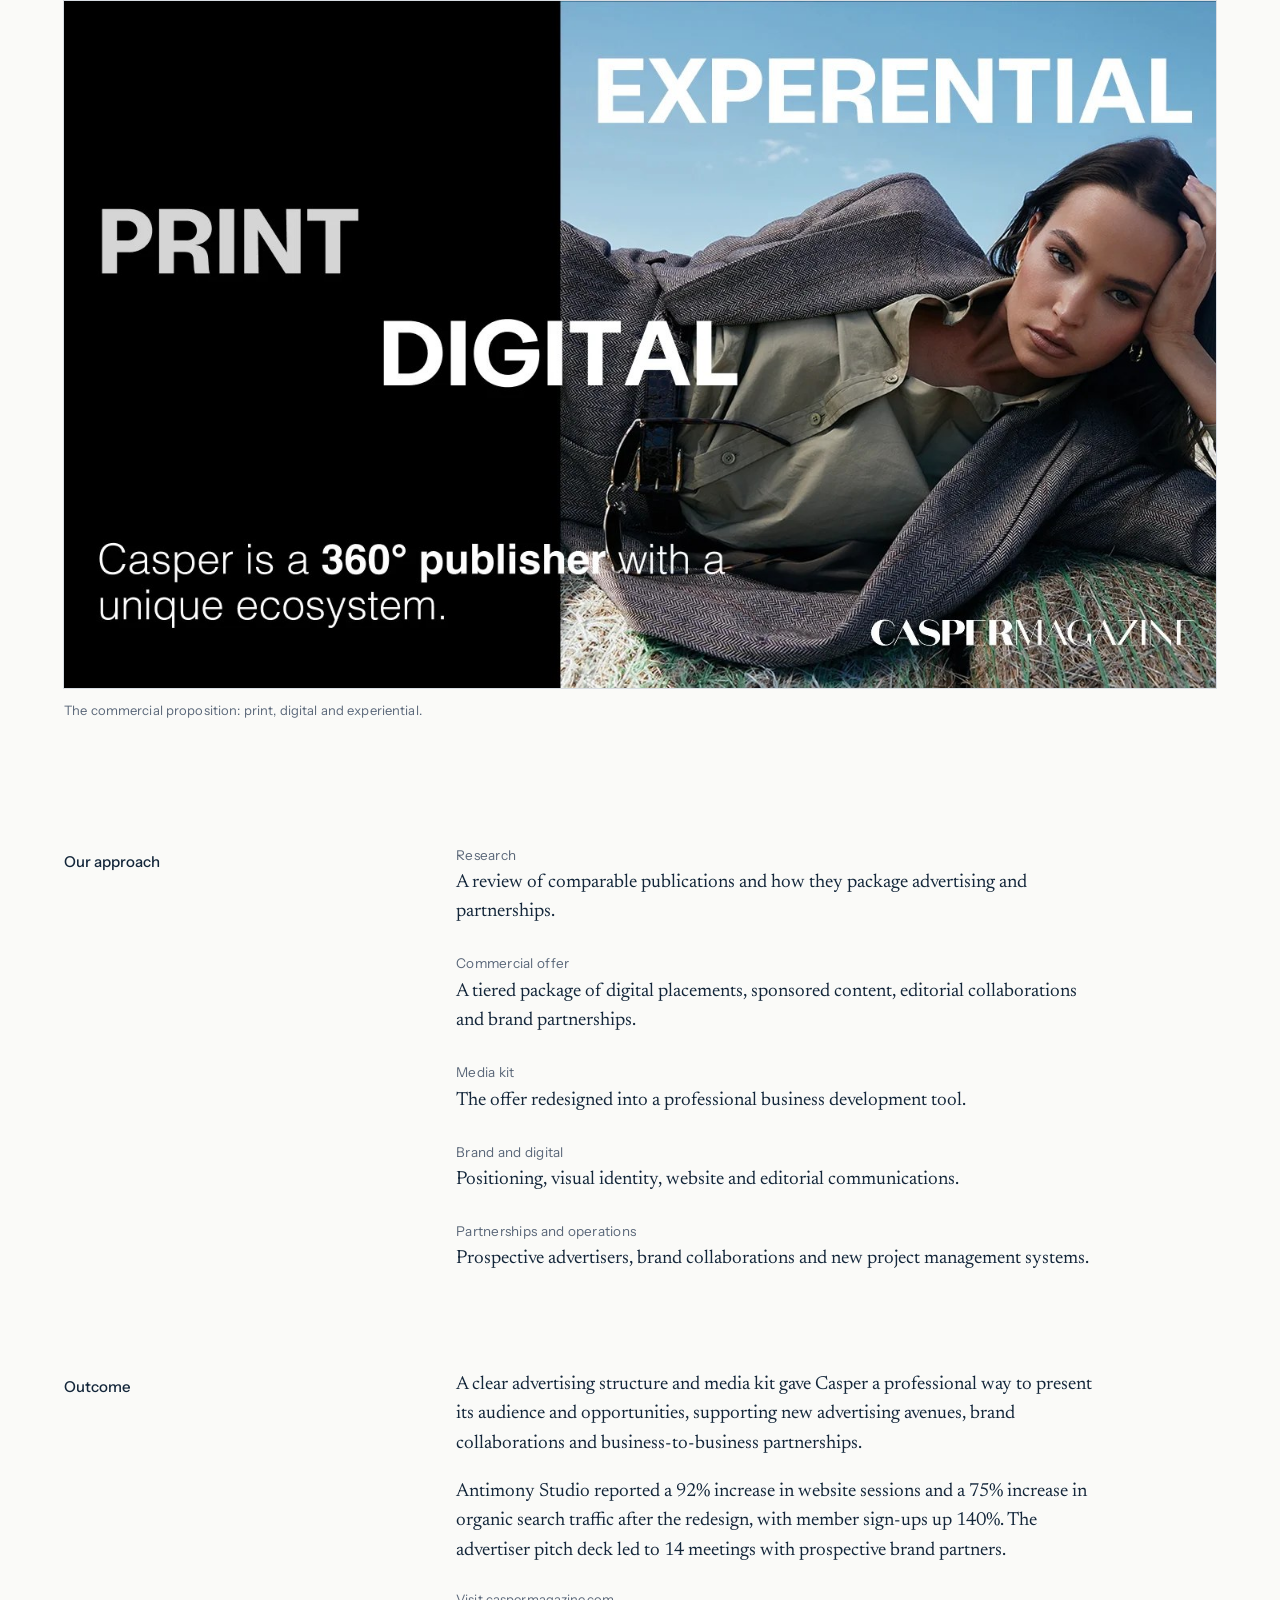
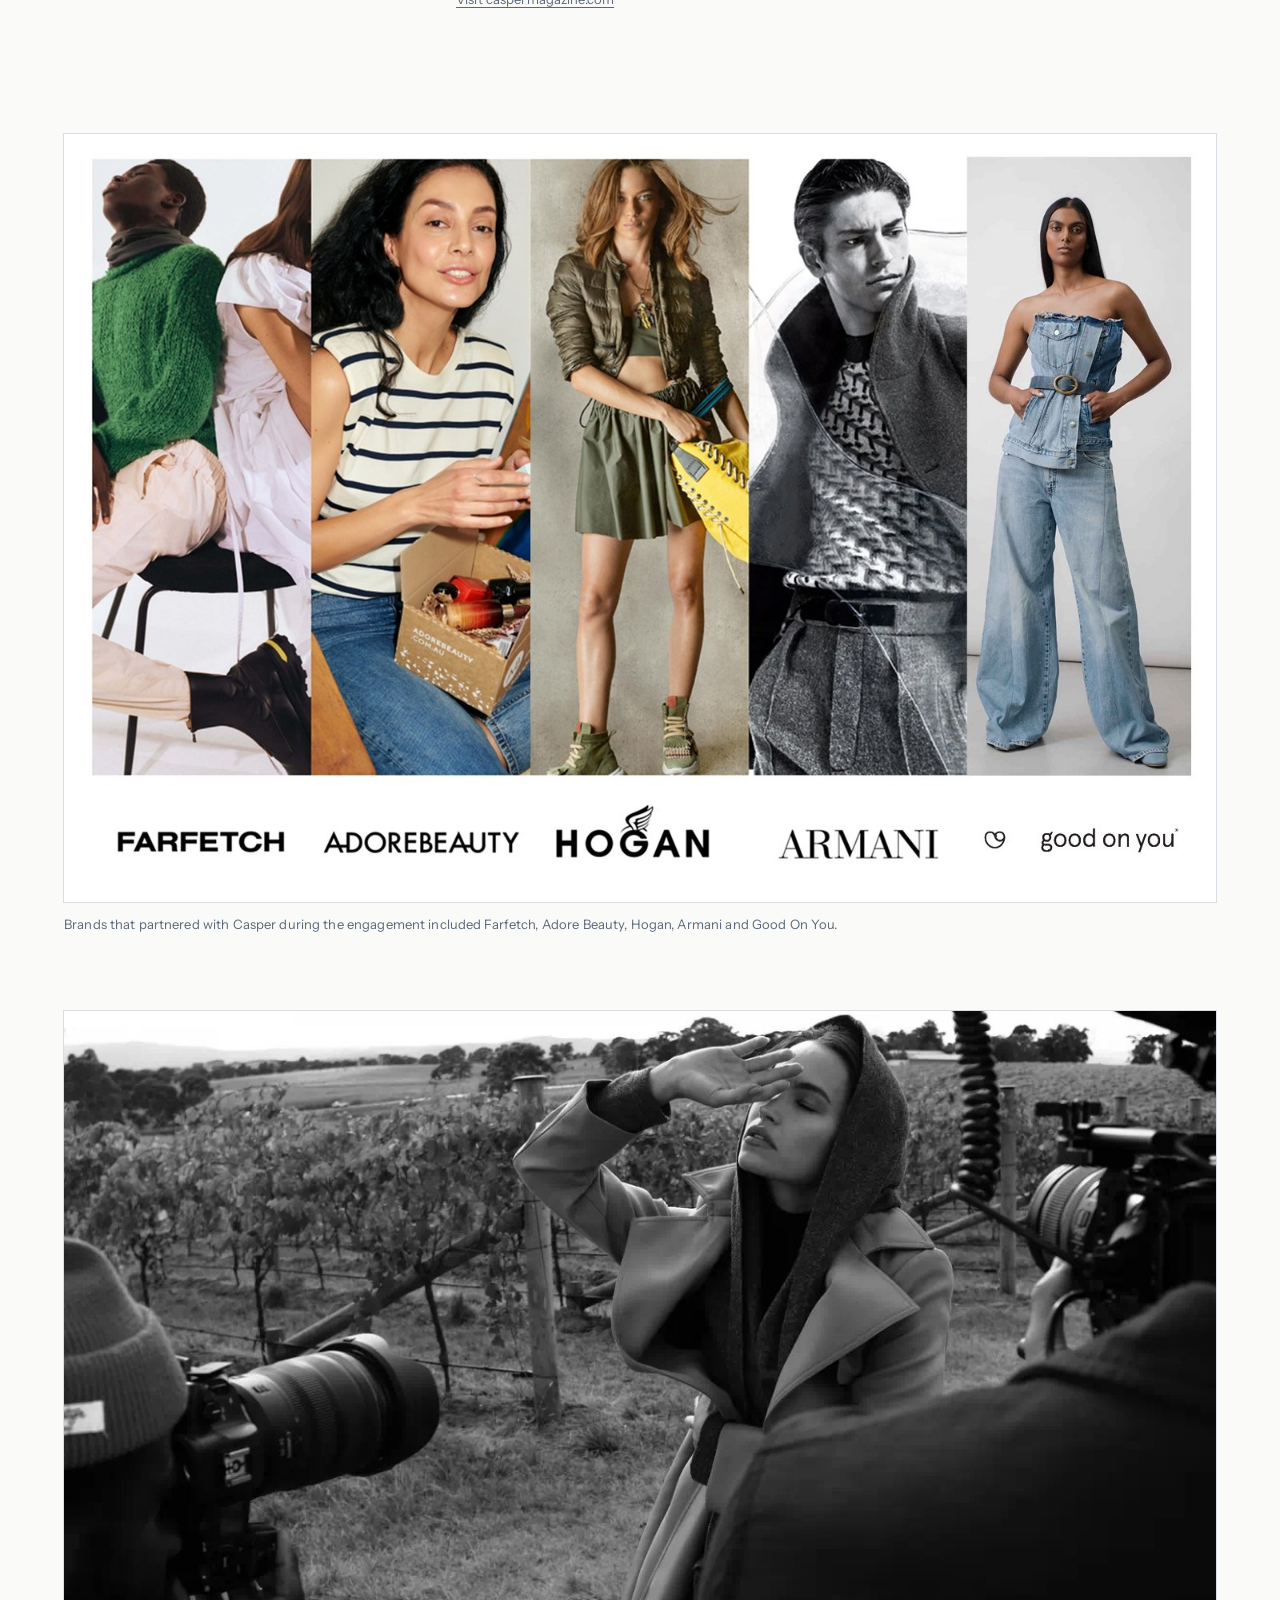
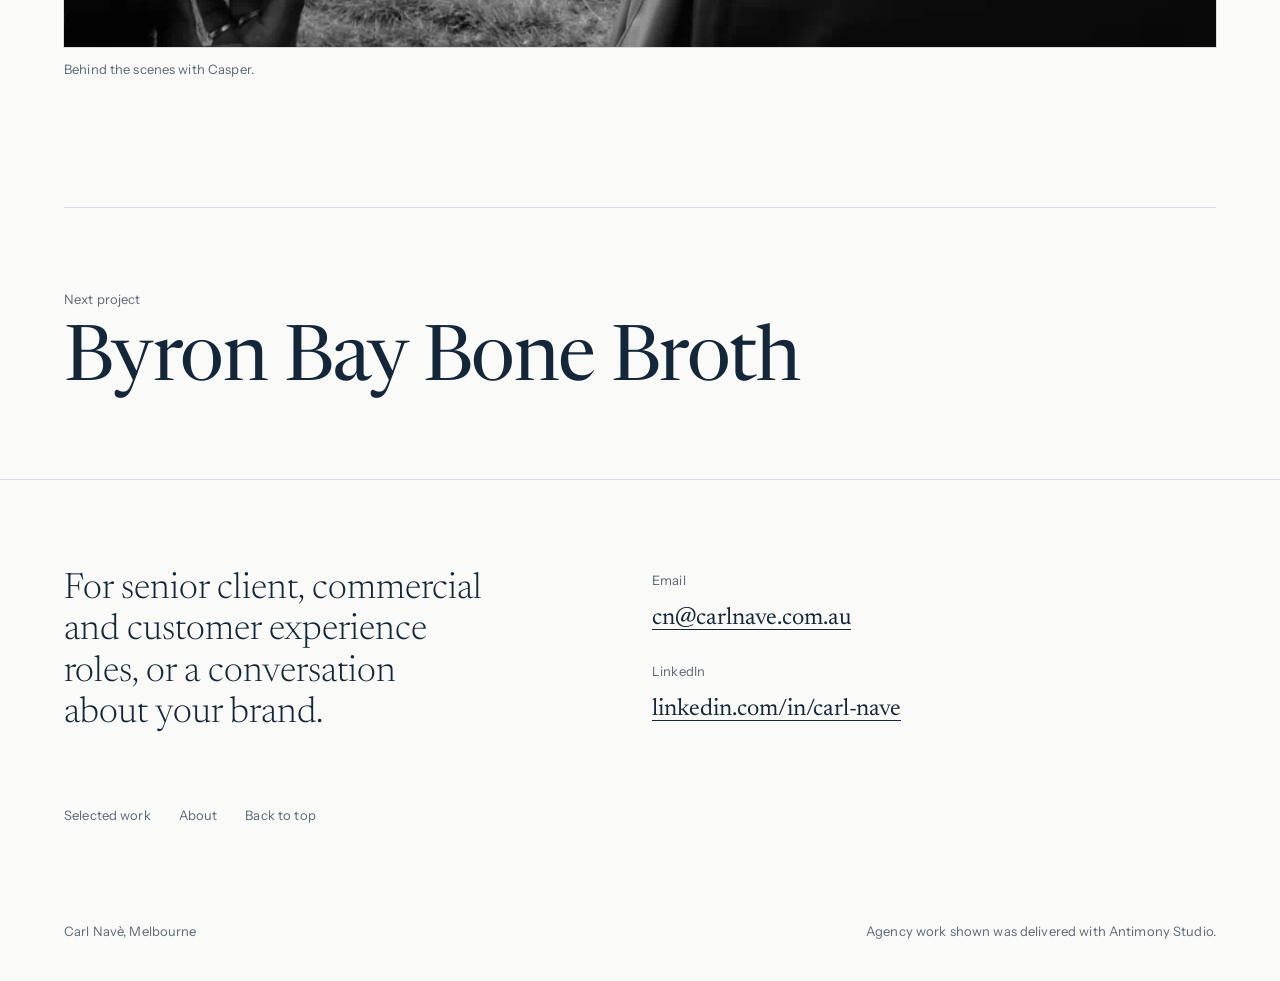
<file: work/casper-magazine.html>
<!doctype html>
<html lang="en-AU">
<head>
<meta charset="utf-8">
<meta name="viewport" content="width=device-width, initial-scale=1, viewport-fit=cover">
<title>Casper Magazine | Carl Navè</title>
<meta name="claude:viewport-fit-sides" content="cover">
<meta name="description" content="Go-to-market strategy, advertising products and commercial partnerships for Melbourne's independent Casper Magazine, delivered with Antimony Studio.">
<meta property="og:type" content="article">
<meta property="og:title" content="Casper Magazine | Carl Navè">
<meta property="og:description" content="Go-to-market strategy, advertising products and commercial partnerships for Melbourne's independent Casper Magazine, delivered with Antimony Studio.">
<link rel="preconnect" href="https://fonts.googleapis.com">
<link rel="preconnect" href="https://fonts.gstatic.com" crossorigin>
<link rel="stylesheet" href="https://fonts.googleapis.com/css2?family=Instrument+Sans:wght@400;500&family=Newsreader:ital,opsz,wght@0,6..72,300;0,6..72,400;1,6..72,300&display=swap">
<link rel="stylesheet" href="../assets/css/main.css?v=202611191225">
</head>
<body id="top">
<a class="skip" href="#main">Skip to content</a>

<div class="wrap">
  <header class="site-head">
    <a class="wordmark" href="../"><span class="wordmark-name">Carl Navè</span><span class="wordmark-sub"><span>Client Leadership</span><span class="sep"> | </span><span>Commercial Development</span><span class="sep"> &amp; </span><span>Customer Experience</span></span></a>
    <nav class="site-nav" aria-label="Main">
      <a href="../#work" aria-current="page">Work</a>
      <a href="../about.html">About</a>
      <a href="#contact">Contact</a>
    </nav>
  </header>
</div>

<main id="main" class="layout-interleaved">
  <div class="wrap">
    <header class="cs-head">
      <a class="cs-back" href="../#work">Selected work</a>
      <h1>Casper Magazine</h1>
      <p class="cs-disciplines">B2B Go-to-Market Strategy | Commercial Product Development | Brand Partnerships &amp; Digital Publishing</p>
      <p class="thesis">Building the commercial foundations of an independent digital publication</p>
    </header>

    <dl class="cs-meta">
      <div><dt>Client</dt><dd>Casper Magazine, digital publishing, Melbourne</dd></div>
      <div><dt>Engagement</dt><dd>From March 2024</dd></div>
      <div><dt>My role</dt><dd>Account Director, Antimony Studio</dd></div>
      <div class="is-outcome"><dt>Outcome</dt><dd>140% more member sign-ups<small>Reported by Antimony Studio</small></dd></div>
      <div class="is-services"><dt>Services</dt><dd>Competitor and market research · Tiered advertising and partnership offering · Media kit strategy, content and design · Brand identity and website · Business development and partnerships · Project management systems</dd></div>
    </dl>

    <figure class="cs-figure fig-single shape-wide">
      <img src="../assets/img/casper-magazine/hero-800.jpg" srcset="../assets/img/casper-magazine/hero-800.jpg 800w, ../assets/img/casper-magazine/hero.jpg 1293w" sizes="(max-width: 1440px) 100vw, 1360px" width="1293" height="862" alt="The Casper Magazine wordmark over a portrait of a woman in a straw hat and sunglasses">
    </figure>

    <section class="cs-section" aria-labelledby="context">
      <h2 id="context">The brief</h2>
      <div class="body">
        <p>Casper Magazine is an independent Melbourne publication covering fashion, beauty, wellness, design and culture, founded by its Editor-in-Chief, Maria Ugrinovski. It had a clear editorial voice and an engaged audience. To grow into a commercial digital publication, it needed a structured offer that advertisers could understand and buy, without compromising its editorial identity.</p>
      </div>
    </section>

    <section class="cs-section" aria-labelledby="contribution">
      <h2 id="contribution">My contribution</h2>
      <div class="body">
        <p>As Account Director, I worked directly with Maria. I conducted the competitor research and, from it, developed the foundations of Casper's tiered advertising and content offering. I prepared and presented it to Maria, working with Antimony's Chief Strategist, who helped refine and approve the direction.</p>
        <p>I led the media kit redevelopment, helped progress business-to-business partnerships and introduced project management systems that improved workflow across the engagement.</p>
        <p class="credit meta-label">Branding, design, digital development and specialist creative work were delivered by the wider Antimony Studio team.</p>
      </div>
    </section>

    <figure class="cs-figure fig-single">
      <video class="scroll-video loop-video" src="../assets/img/casper-magazine/website-scroll.mp4" poster="../assets/img/casper-magazine/website-scroll-poster.jpg" width="1600" height="900" muted loop playsinline preload="none" aria-label="A slow scroll through the Casper Magazine website home page, from feature stories to beauty, runway and sustainable reads"></video>
      <figcaption class="meta-label">The Casper Magazine website.</figcaption>
    </figure>
    
    <figure class="cs-figure fig-single">
      <img src="../assets/img/casper-magazine/proposition-800.jpg" srcset="../assets/img/casper-magazine/proposition-800.jpg 800w, ../assets/img/casper-magazine/proposition.jpg 1440w" sizes="(max-width: 1440px) 100vw, 1360px" width="1440" height="858" alt="Advertiser presentation slide: Print, Digital, Experiential. Casper is a 360 degree publisher with a unique ecosystem." loading="lazy">
      <figcaption class="meta-label">The commercial proposition: print, digital and experiential.</figcaption>
    </figure>

    <section class="cs-section" aria-labelledby="approach">
      <h2 id="approach">Our approach</h2>
      <div class="body">
        <ul class="points">
          <li><span class="point-label">Research</span>A review of comparable publications and how they package advertising and partnerships.</li>
          <li><span class="point-label">Commercial offer</span>A tiered package of digital placements, sponsored content, editorial collaborations and brand partnerships.</li>
          <li><span class="point-label">Media kit</span>The offer redesigned into a professional business development tool.</li>
          <li><span class="point-label">Brand and digital</span>Positioning, visual identity, website and editorial communications.</li>
          <li><span class="point-label">Partnerships and operations</span>Prospective advertisers, brand collaborations and new project management systems.</li>
        </ul>
      </div>
    </section>

    <section class="cs-section" aria-labelledby="outcome">
      <h2 id="outcome">Outcome</h2>
      <div class="body">
        <p>A clear advertising structure and media kit gave Casper a professional way to present its audience and opportunities, supporting new advertising avenues, brand collaborations and business-to-business partnerships.</p>
        <p>Antimony Studio reported a 92% increase in website sessions and a 75% increase in organic search traffic after the redesign, with member sign-ups up 140%. The advertiser pitch deck led to 14 meetings with prospective brand partners.</p>
        <p class="meta-label visit"><a href="https://caspermagazine.com/" target="_blank" rel="noopener">Visit caspermagazine.com</a></p>
      </div>
    </section>

    <figure class="cs-figure fig-single">
      <img src="../assets/img/casper-magazine/partners-800.jpg" srcset="../assets/img/casper-magazine/partners-800.jpg 800w, ../assets/img/casper-magazine/partners.jpg 1440w" sizes="(max-width: 1440px) 100vw, 1360px" width="1440" height="960" alt="Campaign imagery from Farfetch, Adore Beauty, Hogan, Armani and Good On You, with each brand's logo" loading="lazy">
      <figcaption class="meta-label">Brands that partnered with Casper during the engagement included Farfetch, Adore Beauty, Hogan, Armani and Good On You.</figcaption>
    </figure>

    <figure class="cs-figure fig-single">
      <img src="../assets/img/casper-magazine/on-set-800.jpg" srcset="../assets/img/casper-magazine/on-set-800.jpg 800w, ../assets/img/casper-magazine/on-set.jpg 1200w" sizes="(max-width: 1440px) 100vw, 1360px" width="1200" height="662" alt="Black and white behind-the-scenes photograph of a model in a hooded coat in a vineyard, framed by camera crew" loading="lazy">
      <figcaption class="meta-label">Behind the scenes with Casper.</figcaption>
    </figure>

    <nav class="cs-next" aria-label="Next project">
      <a href="byron-bay-bone-broth.html">
        <span class="meta-label">Next project</span>
        <span class="next-name">Byron Bay Bone Broth</span>
      </a>
    </nav>
  </div>
</main>

<footer class="site-foot" id="contact">
  <div class="wrap">
    <div class="contact">
      <h2>For senior client, commercial and customer experience roles, or a conversation about your brand.</h2>
      <ul>
        <li><span class="meta-label">Email</span><a href="mailto:cn@carlnave.com.au">cn@carlnave.com.au</a></li>
        <li><span class="meta-label">LinkedIn</span><a href="https://www.linkedin.com/in/carl-nave/" target="_blank" rel="noopener">linkedin.com/in/carl-nave</a></li>
      </ul>
    </div>
    <nav class="foot-nav meta-label" aria-label="Footer">
      <a href="../#work">Selected work</a>
      <a href="../about.html">About</a>
      <a href="#top">Back to top</a>
    </nav>
    <div class="colophon meta-label">
      <span><a href="../">Carl Navè, Melbourne</a></span>
      <span>Agency work shown was delivered with Antimony Studio.</span>
    </div>
  </div>
</footer>
<script src="../assets/js/media.js" defer></script>
</body>
</html>
</file>
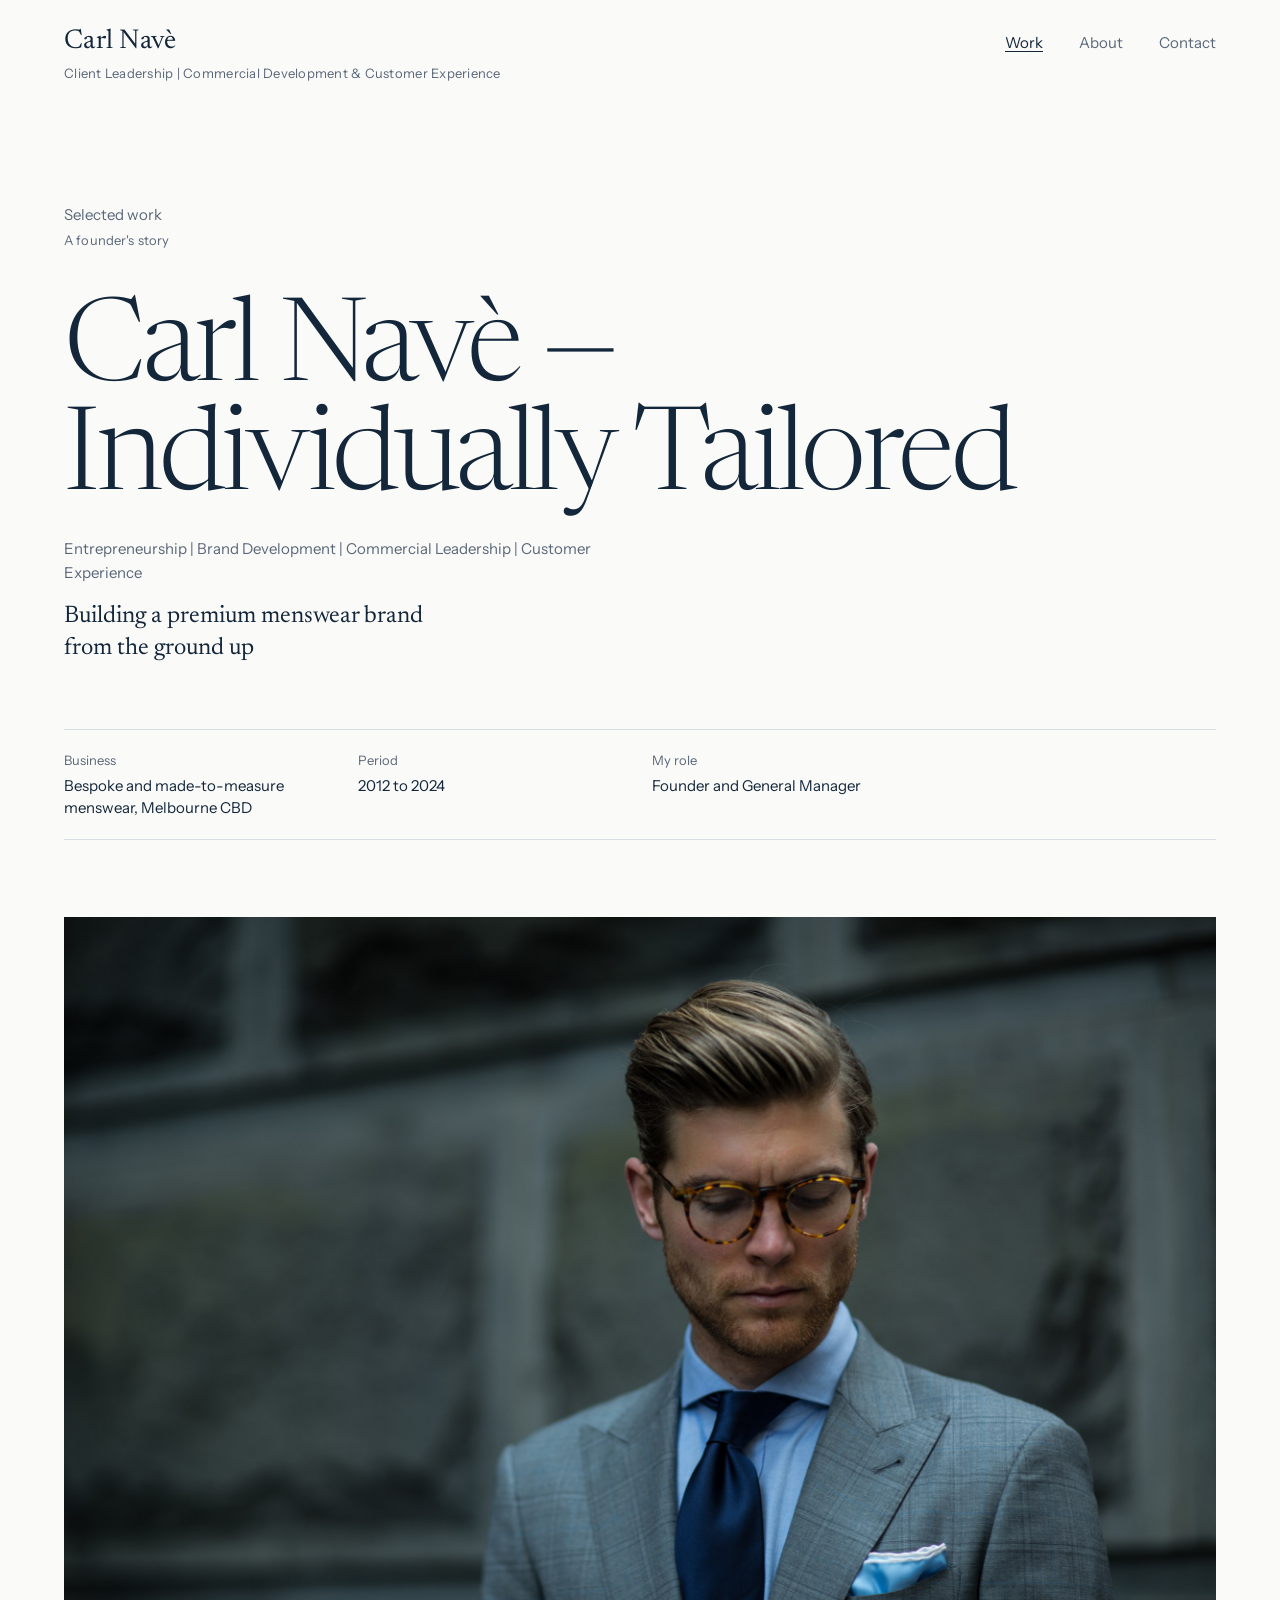
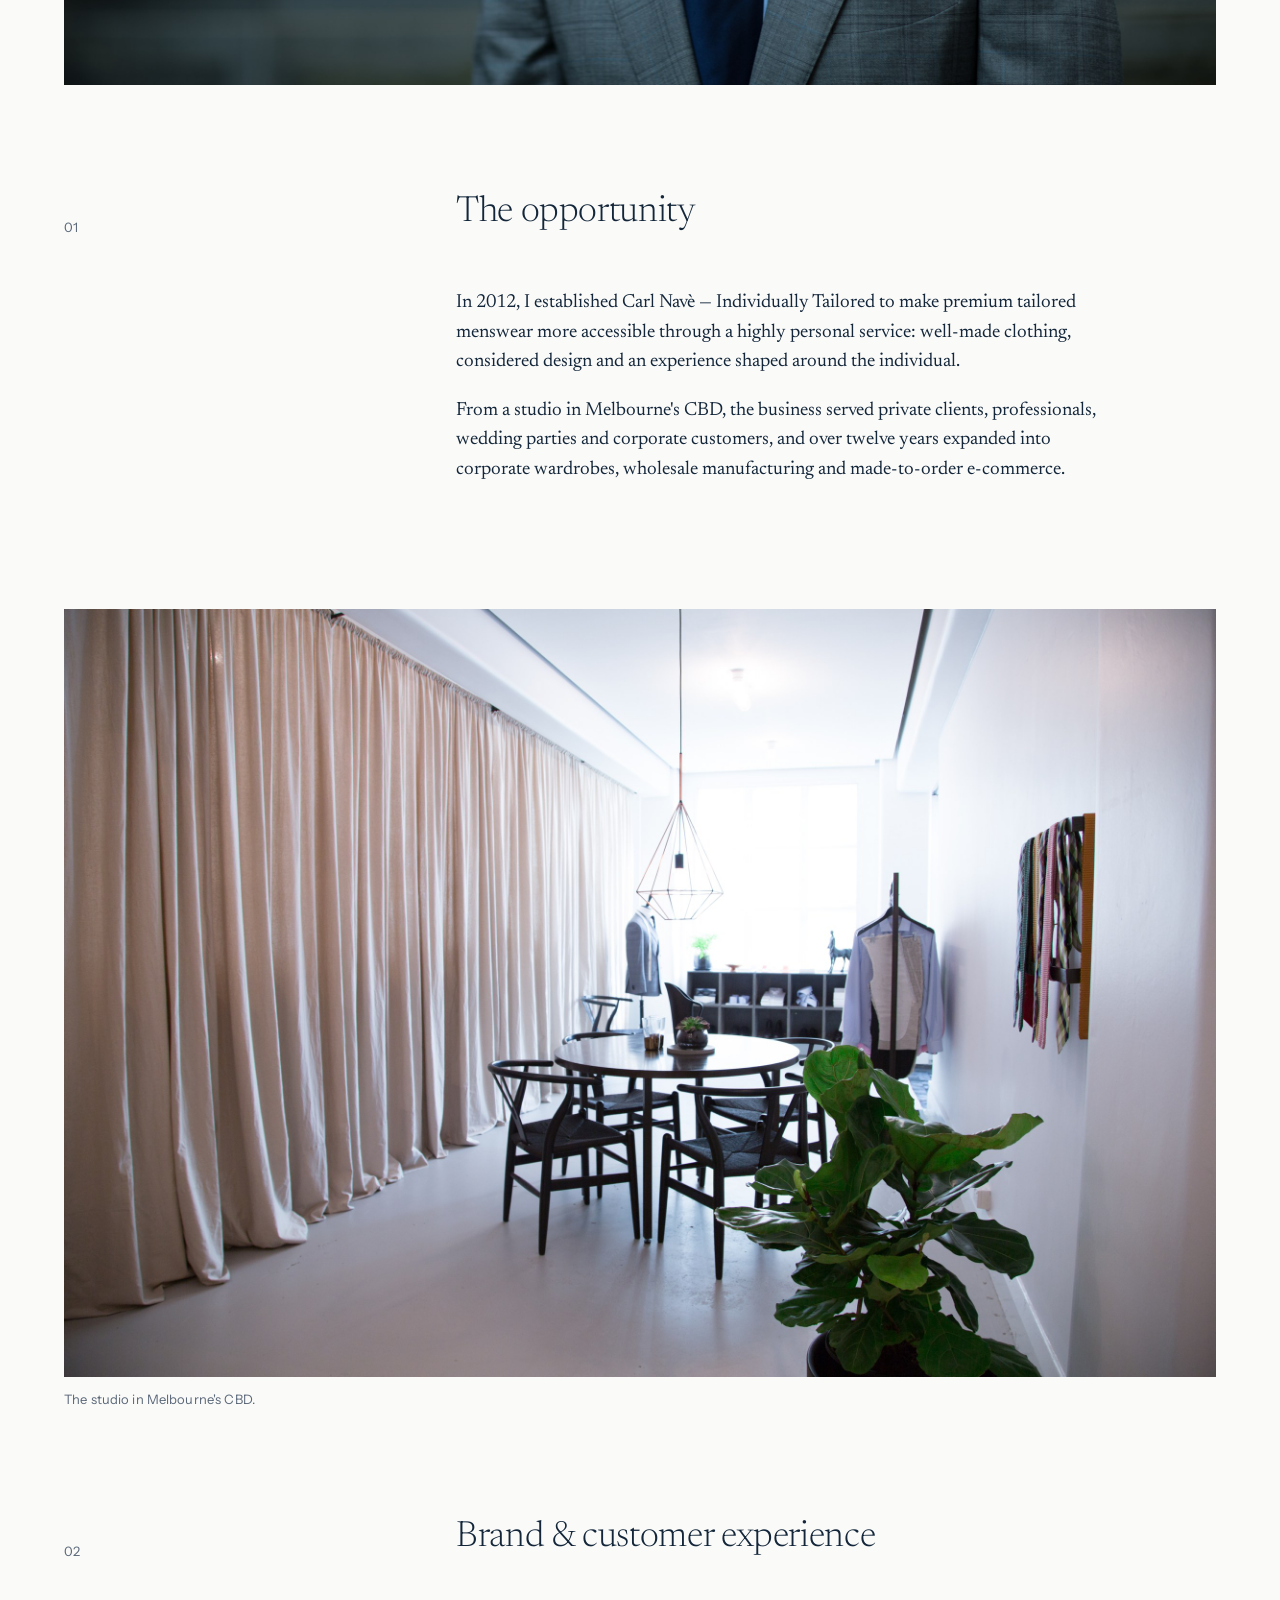
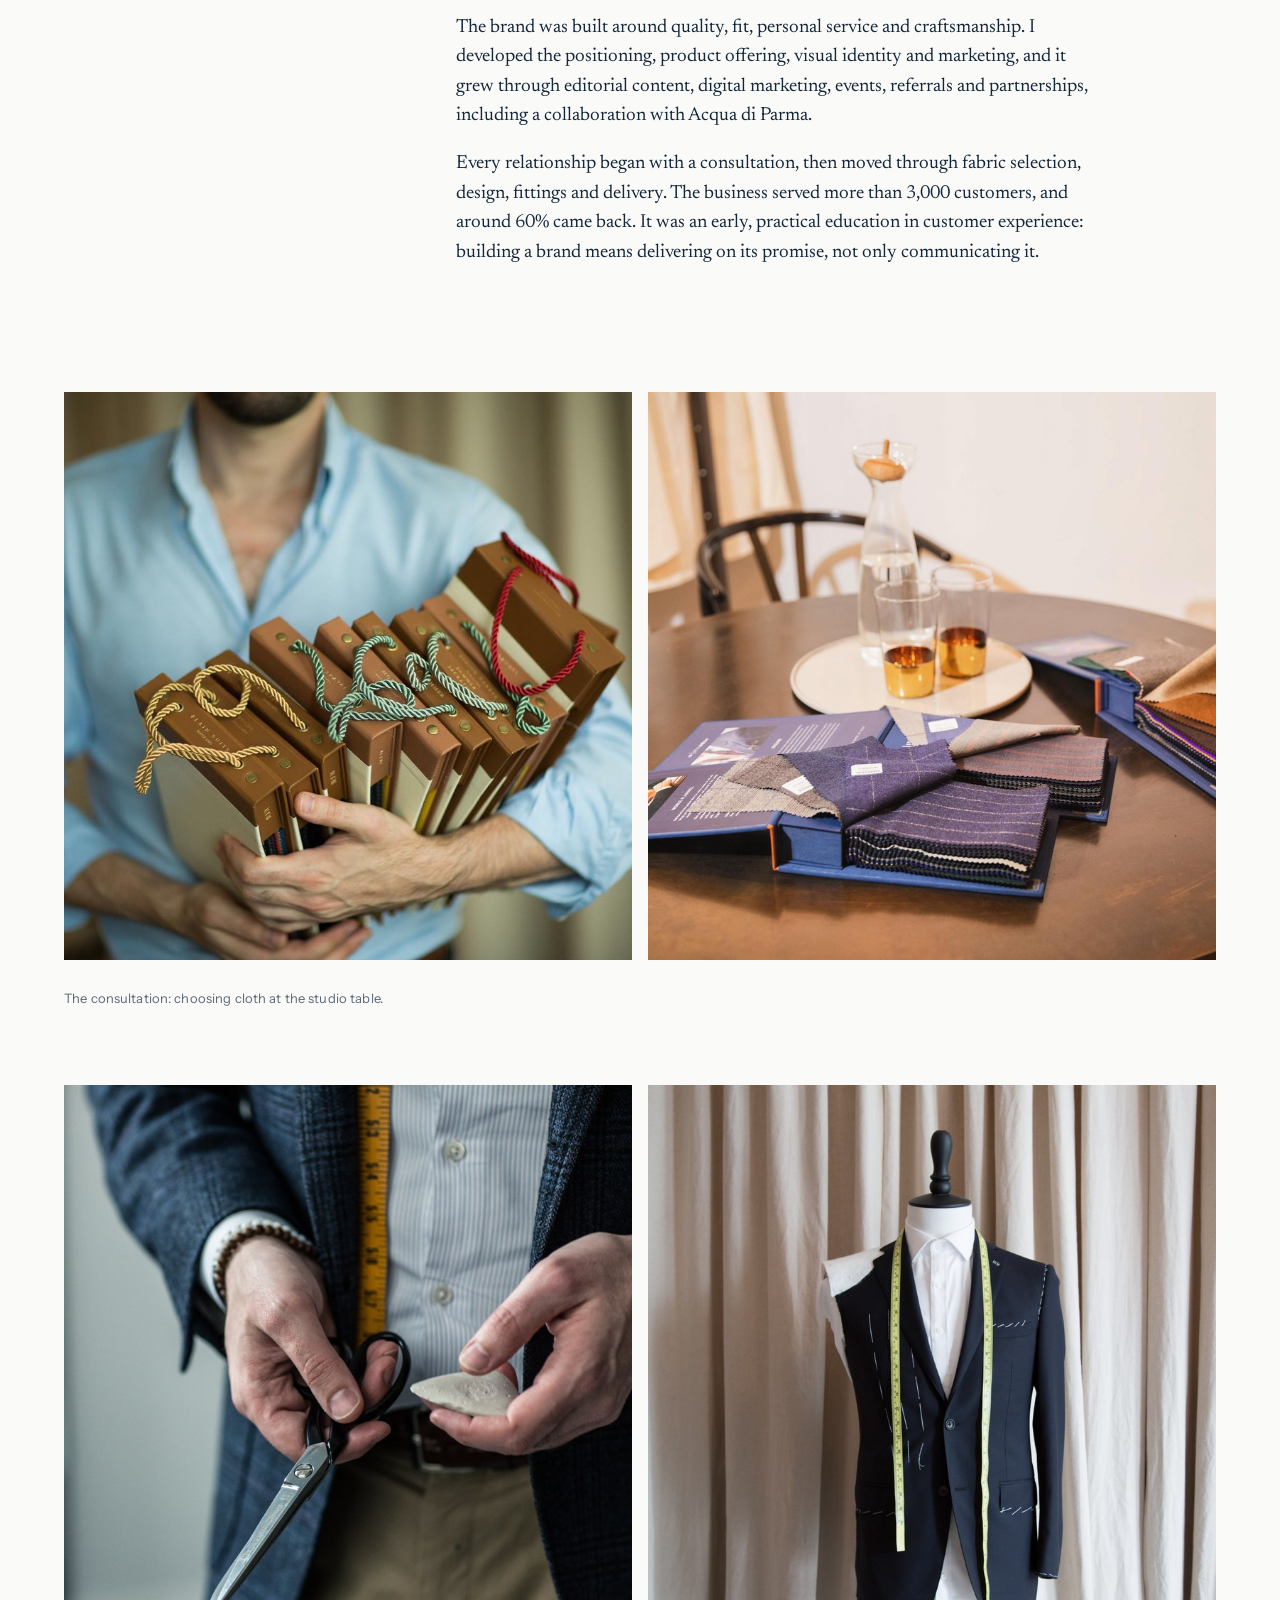
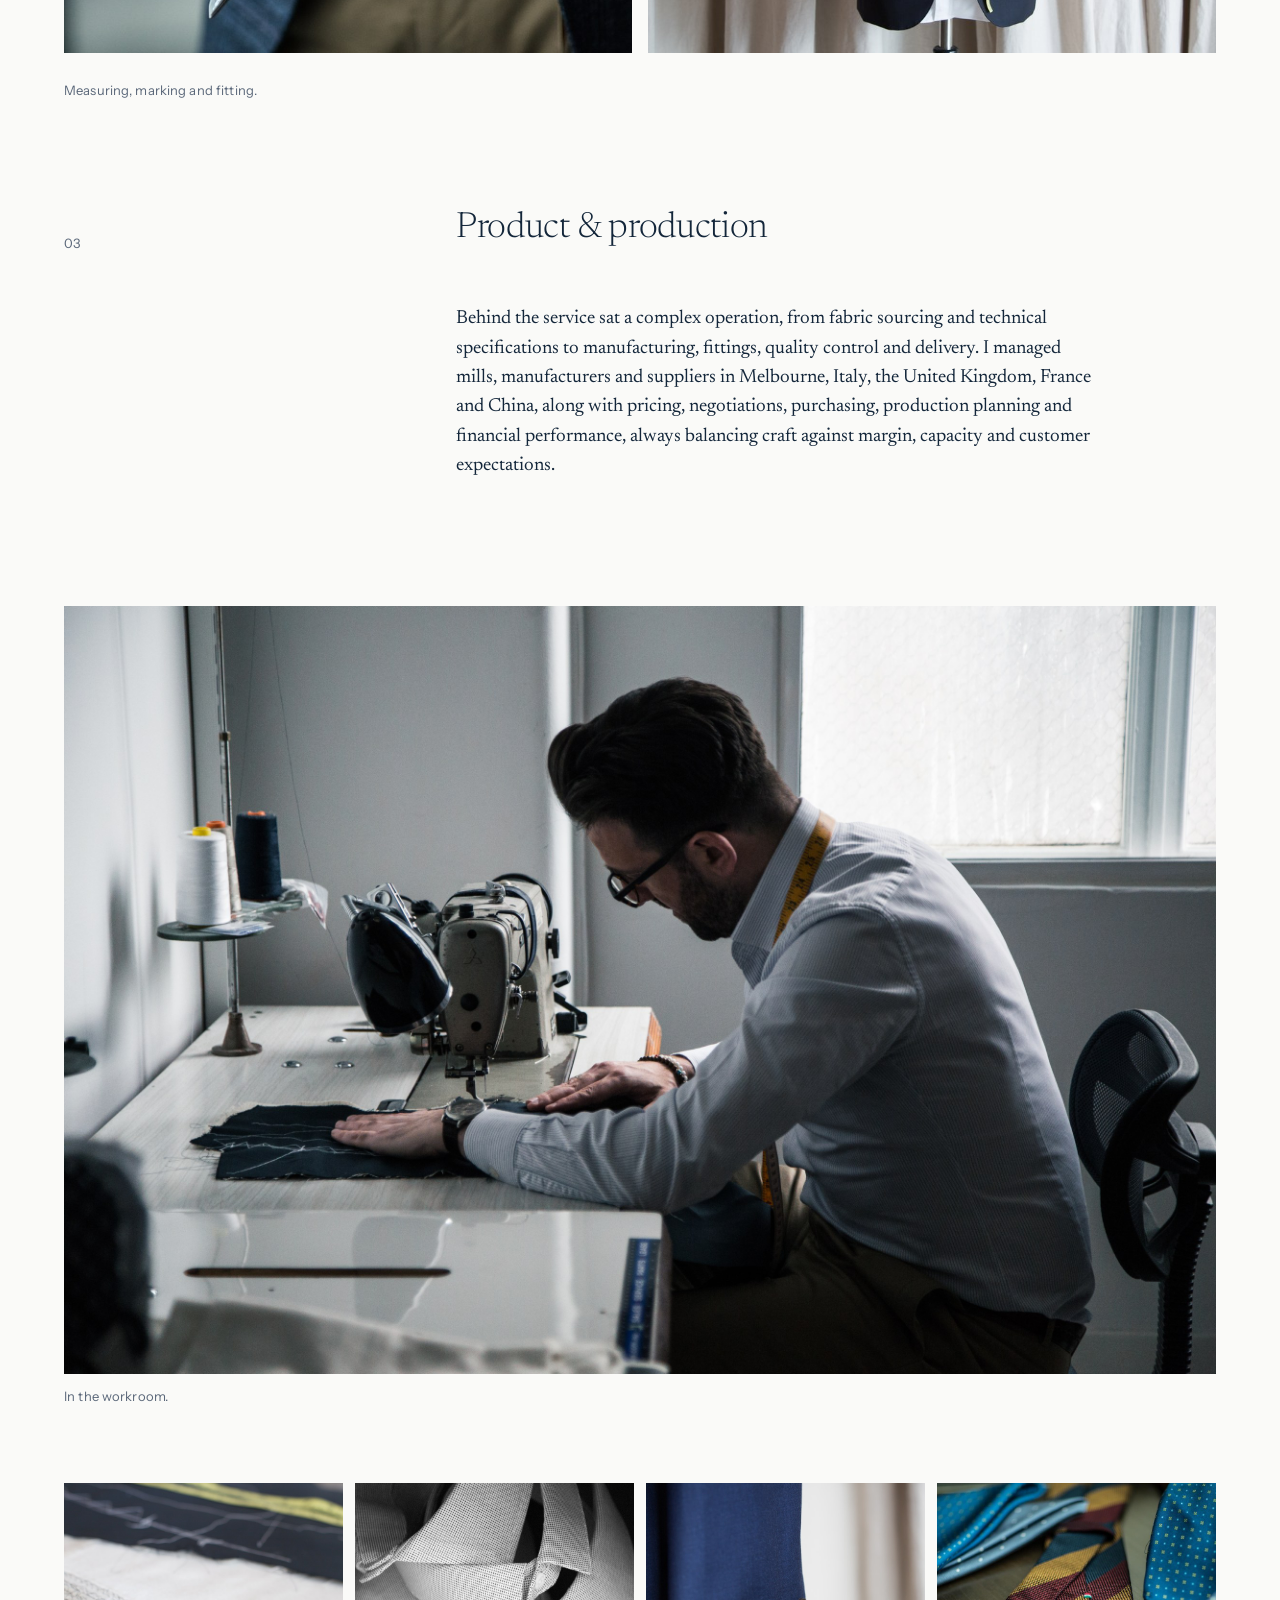
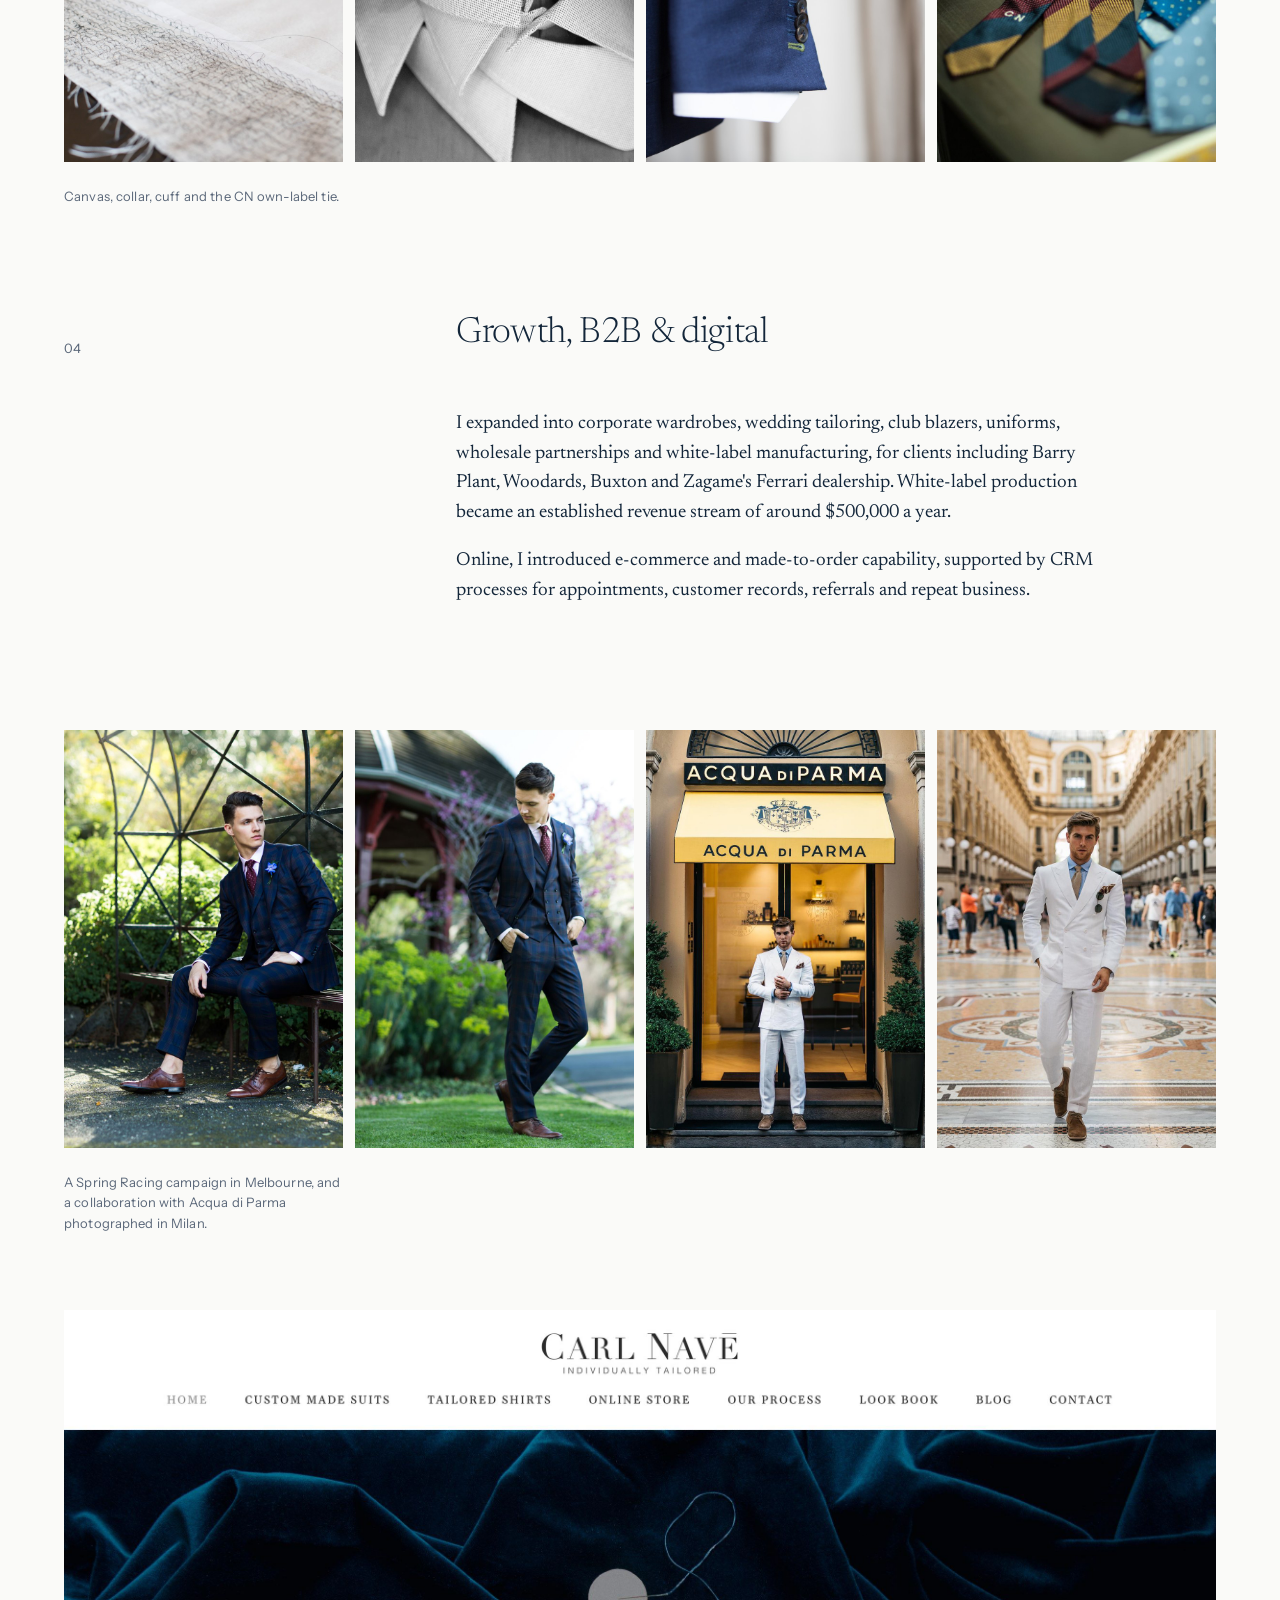
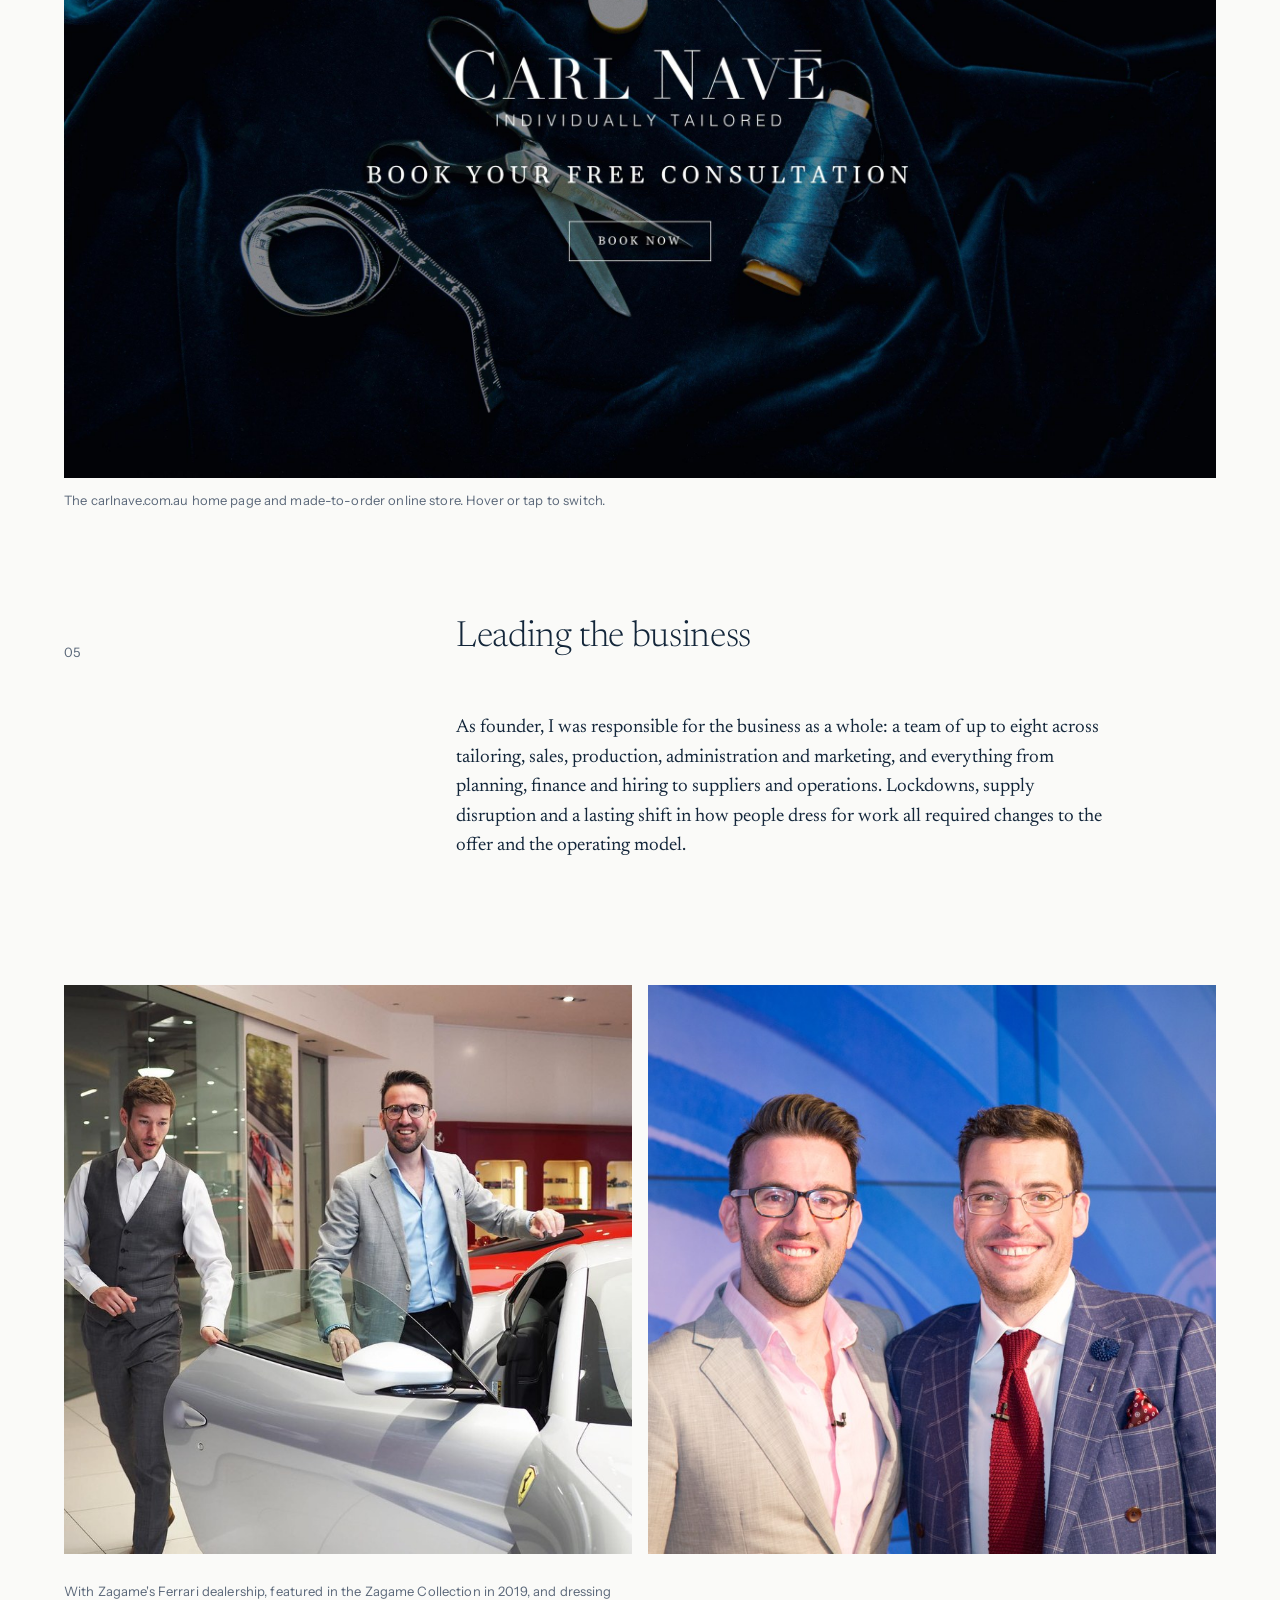
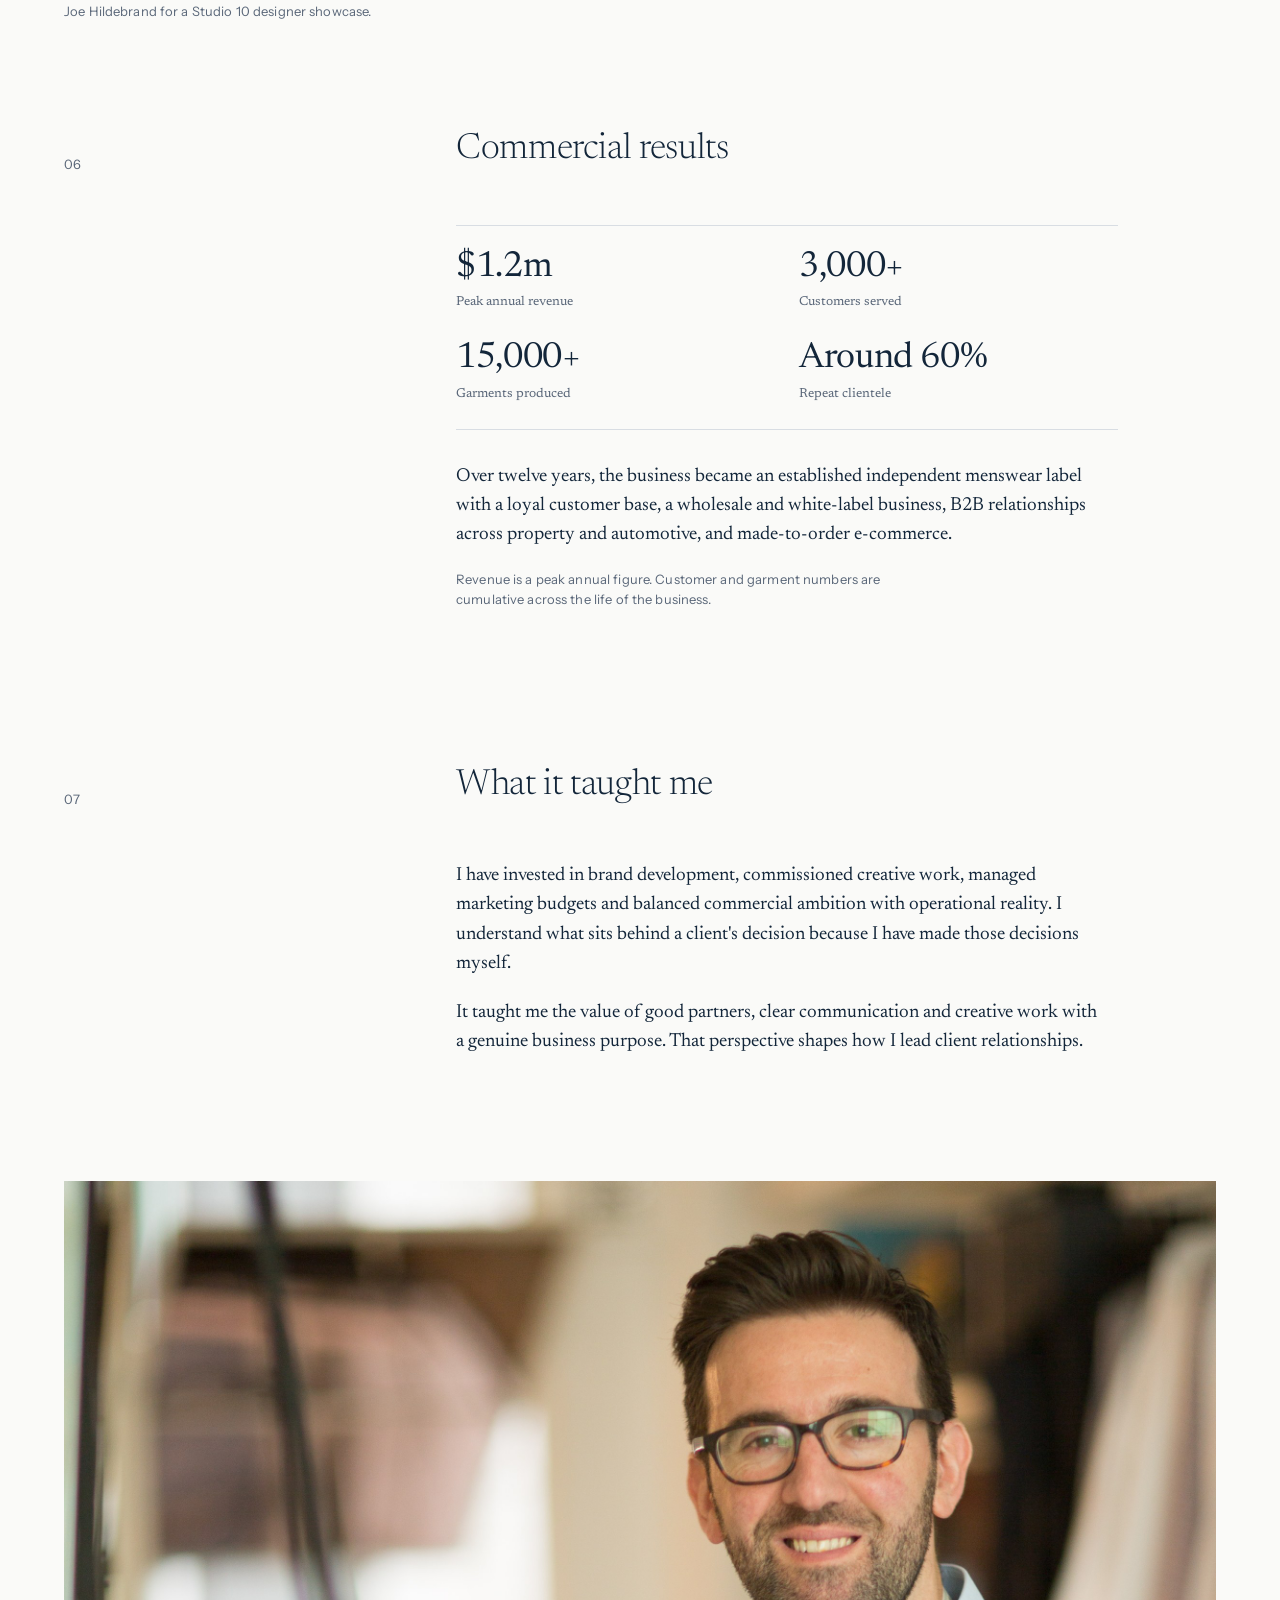
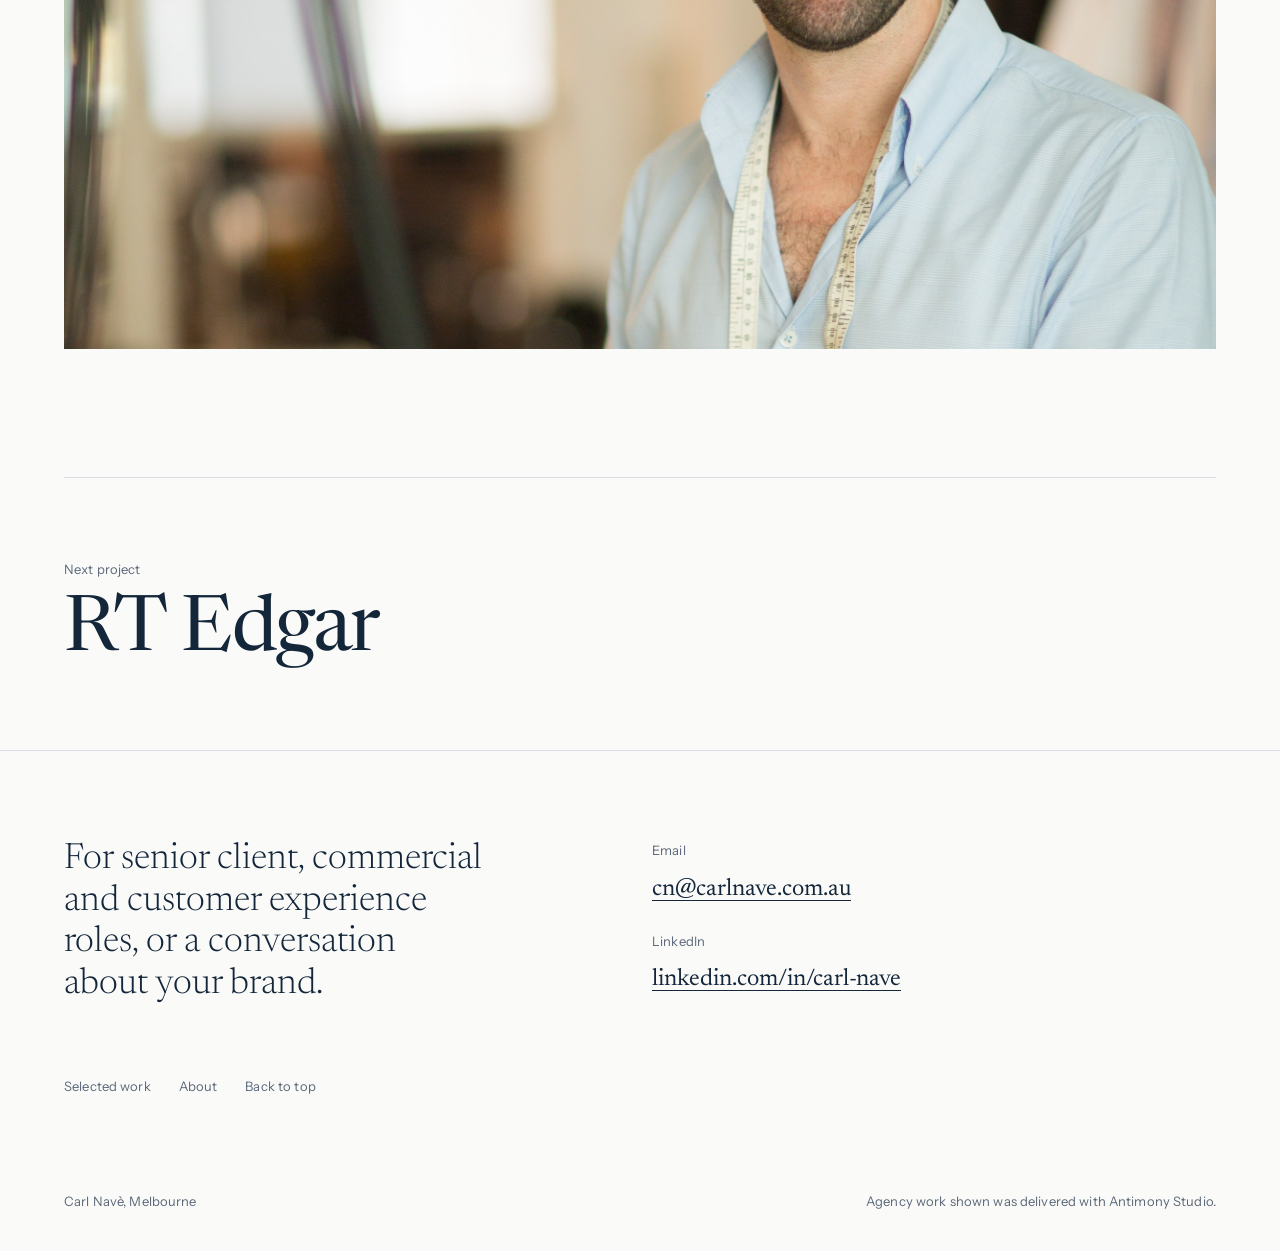
<file: work/cnit.html>
<!doctype html>
<html lang="en-AU">
<head>
<meta charset="utf-8">
<meta name="viewport" content="width=device-width, initial-scale=1, viewport-fit=cover">
<title>Carl Navè — Individually Tailored | Carl Navè</title>
<meta name="claude:viewport-fit-sides" content="cover">
<meta name="description" content="A founder's story: twelve years building and running a premium Melbourne menswear business, from brand and customer experience to production, B2B growth and digital.">
<meta property="og:type" content="article">
<meta property="og:title" content="Carl Navè — Individually Tailored | Carl Navè">
<meta property="og:description" content="A founder's story: twelve years building and running a premium Melbourne menswear business, from brand and customer experience to production, B2B growth and digital.">
<link rel="preconnect" href="https://fonts.googleapis.com">
<link rel="preconnect" href="https://fonts.gstatic.com" crossorigin>
<link rel="stylesheet" href="https://fonts.googleapis.com/css2?family=Instrument+Sans:wght@400;500&family=Newsreader:ital,opsz,wght@0,6..72,300;0,6..72,400;1,6..72,300&display=swap">
<link rel="stylesheet" href="../assets/css/main.css?v=202611191225">
</head>
<body id="top">
<a class="skip" href="#main">Skip to content</a>

<div class="wrap">
  <header class="site-head">
    <a class="wordmark" href="../"><span class="wordmark-name">Carl Navè</span><span class="wordmark-sub"><span>Client Leadership</span><span class="sep"> | </span><span>Commercial Development</span><span class="sep"> &amp; </span><span>Customer Experience</span></span></a>
    <nav class="site-nav" aria-label="Main">
      <a href="../#work" aria-current="page">Work</a>
      <a href="../about.html">About</a>
      <a href="#contact">Contact</a>
    </nav>
  </header>
</div>

<main id="main">
  <div class="wrap">
    <header class="cs-head">
      <a class="cs-back" href="../#work">Selected work</a>
      <p class="meta-label cs-label">A founder's story</p>
      <h1>Carl Navè — Individually Tailored</h1>
      <p class="cs-disciplines">Entrepreneurship | Brand Development | Commercial Leadership | Customer Experience</p>
      <p class="thesis">Building a premium menswear brand from the ground up</p>
    </header>

    <dl class="cs-meta">
      <div><dt>Business</dt><dd>Bespoke and made-to-measure menswear, Melbourne CBD</dd></div>
      <div><dt>Period</dt><dd>2012 to 2024</dd></div>
      <div><dt>My role</dt><dd>Founder and General Manager</dd></div>
    </dl>

    <figure class="cs-figure fig-single shape-wide">
      <img src="../assets/img/cnit/portrait-glasses-800.jpg" srcset="../assets/img/cnit/portrait-glasses-800.jpg 800w, ../assets/img/cnit/portrait-glasses.jpg 2400w" sizes="(max-width: 1440px) 100vw, 1360px" width="2400" height="1600" alt="A man in tortoiseshell glasses, a grey check suit and navy tie, looking down">
    </figure>

    <div class="cs-chapter">
      <p class="meta-label" aria-hidden="true">01</p>
      <h2 id="opportunity">The opportunity</h2>
    </div>

    <section class="cs-section" aria-labelledby="opportunity">
      <div class="body">
        <p>In 2012, I established Carl Navè — Individually Tailored to make premium tailored menswear more accessible through a highly personal service: well-made clothing, considered design and an experience shaped around the individual.</p>
        <p>From a studio in Melbourne's CBD, the business served private clients, professionals, wedding parties and corporate customers, and over twelve years expanded into corporate wardrobes, wholesale manufacturing and made-to-order e-commerce.</p>
      </div>
    </section>

    <figure class="cs-figure fig-single shape-wide">
      <img src="../assets/img/cnit/studio-800.jpg" srcset="../assets/img/cnit/studio-800.jpg 800w, ../assets/img/cnit/studio.jpg 2400w" sizes="(max-width: 1440px) 100vw, 1360px" width="2400" height="1600" alt="The tailoring studio: linen curtains, a round table with timber chairs and a jacket on a stand" loading="lazy">
      <figcaption class="meta-label">The studio in Melbourne's CBD.</figcaption>
    </figure>

    <div class="cs-chapter">
      <p class="meta-label" aria-hidden="true">02</p>
      <h2 id="brand">Brand &amp; customer experience</h2>
    </div>

    <section class="cs-section" aria-labelledby="brand">
      <div class="body">
        <p>The brand was built around quality, fit, personal service and craftsmanship. I developed the positioning, product offering, visual identity and marketing, and it grew through editorial content, digital marketing, events, referrals and partnerships, including a collaboration with Acqua di Parma.</p>
        <p>Every relationship began with a consultation, then moved through fabric selection, design, fittings and delivery. The business served more than 3,000 customers, and around 60% came back. It was an early, practical education in customer experience: building a brand means delivering on its promise, not only communicating it.</p>
      </div>
    </section>

    <figure class="cs-figure fig-pair shape-square">
      <img src="../assets/img/cnit/swatch-books-800.jpg" srcset="../assets/img/cnit/swatch-books-800.jpg 800w, ../assets/img/cnit/swatch-books.jpg 1080w" sizes="(max-width: 600px) 50vw, 680px" width="1080" height="1080" alt="Carl holding an armful of cloth sample books tied with coloured cord" loading="lazy">
      <img src="../assets/img/cnit/consult-table-800.jpg" srcset="../assets/img/cnit/consult-table-800.jpg 800w, ../assets/img/cnit/consult-table.jpg 1440w" sizes="(max-width: 600px) 50vw, 680px" width="1440" height="1440" alt="Open cloth books on the studio's round table, beside a carafe and two glasses" loading="lazy">
      <figcaption class="meta-label">The consultation: choosing cloth at the studio table.</figcaption>
    </figure>

    <figure class="cs-figure fig-pair shape-square">
      <img src="../assets/img/cnit/hands-800.jpg" srcset="../assets/img/cnit/hands-800.jpg 800w, ../assets/img/cnit/hands.jpg 1440w" sizes="(max-width: 600px) 50vw, 680px" width="1440" height="1440" alt="Carl's hands holding tailoring shears and chalk, a tape measure hanging over his shirt" loading="lazy">
      <img src="../assets/img/cnit/basted-jacket-800.jpg" srcset="../assets/img/cnit/basted-jacket-800.jpg 800w, ../assets/img/cnit/basted-jacket.jpg 1440w" sizes="(max-width: 600px) 50vw, 680px" width="1440" height="1440" alt="A basted navy jacket on a stand with a tape measure, ready for a fitting" loading="lazy">
      <figcaption class="meta-label">Measuring, marking and fitting.</figcaption>
    </figure>

    <div class="cs-chapter">
      <p class="meta-label" aria-hidden="true">03</p>
      <h2 id="production">Product &amp; production</h2>
    </div>

    <section class="cs-section" aria-labelledby="production">
      <div class="body">
        <p>Behind the service sat a complex operation, from fabric sourcing and technical specifications to manufacturing, fittings, quality control and delivery. I managed mills, manufacturers and suppliers in Melbourne, Italy, the United Kingdom, France and China, along with pricing, negotiations, purchasing, production planning and financial performance, always balancing craft against margin, capacity and customer expectations.</p>
      </div>
    </section>

    <figure class="cs-figure fig-single shape-wide">
      <img src="../assets/img/cnit/sewing-800.jpg" srcset="../assets/img/cnit/sewing-800.jpg 800w, ../assets/img/cnit/sewing.jpg 2400w" sizes="(max-width: 1440px) 100vw, 1360px" width="2400" height="1600" alt="Carl at an industrial sewing machine by a window, a tape measure around his neck" loading="lazy">
      <figcaption class="meta-label">In the workroom.</figcaption>
    </figure>

    <figure class="cs-figure fig-tiles four shape-square">
      <img src="../assets/img/cnit/canvas-800.jpg" srcset="../assets/img/cnit/canvas-800.jpg 800w, ../assets/img/cnit/canvas.jpg 1440w" sizes="(max-width: 600px) 50vw, 340px" width="1440" height="1440" alt="Hand-stitched canvas and chalk marks on navy cloth" loading="lazy">
      <img src="../assets/img/cnit/collar-800.jpg" srcset="../assets/img/cnit/collar-800.jpg 800w, ../assets/img/cnit/collar.jpg 1000w" sizes="(max-width: 600px) 50vw, 340px" width="1000" height="1000" alt="Shirt collars in black and white" loading="lazy">
      <img src="../assets/img/cnit/cuff-800.jpg" srcset="../assets/img/cnit/cuff-800.jpg 800w, ../assets/img/cnit/cuff.jpg 1440w" sizes="(max-width: 600px) 50vw, 340px" width="1440" height="1440" alt="A navy jacket cuff with working buttons" loading="lazy">
      <img src="../assets/img/cnit/cn-tie-800.jpg" srcset="../assets/img/cnit/cn-tie-800.jpg 800w, ../assets/img/cnit/cn-tie.jpg 1080w" sizes="(max-width: 600px) 50vw, 340px" width="1080" height="1080" alt="A striped grenadine tie with CN embroidered on the blade" loading="lazy">
      <figcaption class="meta-label">Canvas, collar, cuff and the CN own-label tie.</figcaption>
    </figure>

    <div class="cs-chapter">
      <p class="meta-label" aria-hidden="true">04</p>
      <h2 id="growth">Growth, B2B &amp; digital</h2>
    </div>

    <section class="cs-section" aria-labelledby="growth">
      <div class="body">
        <p>I expanded into corporate wardrobes, wedding tailoring, club blazers, uniforms, wholesale partnerships and white-label manufacturing, for clients including Barry Plant, Woodards, Buxton and Zagame's Ferrari dealership. White-label production became an established revenue stream of around $500,000 a year.</p>
        <p>Online, I introduced e-commerce and made-to-order capability, supported by CRM processes for appointments, customer records, referrals and repeat business.</p>
      </div>
    </section>

    <figure class="cs-figure fig-tiles four shape-tile">
      <img src="../assets/img/cnit/racing-garden-800.jpg" srcset="../assets/img/cnit/racing-garden-800.jpg 800w, ../assets/img/cnit/racing-garden.jpg 1000w" sizes="(max-width: 600px) 50vw, 340px" width="1000" height="1500" alt="A model in a navy three-piece suit seated in a Melbourne garden pavilion" loading="lazy">
      <img src="../assets/img/cnit/racing-walk-800.jpg" srcset="../assets/img/cnit/racing-walk-800.jpg 800w, ../assets/img/cnit/racing-walk.jpg 1000w" sizes="(max-width: 600px) 50vw, 340px" width="1000" height="1500" alt="The same navy suit, walking through a Melbourne garden" loading="lazy">
      <img src="../assets/img/cnit/milan-adp-800.jpg" srcset="../assets/img/cnit/milan-adp-800.jpg 800w, ../assets/img/cnit/milan-adp.jpg 900w" sizes="(max-width: 600px) 50vw, 340px" width="900" height="1350" alt="A white double-breasted linen suit outside the Acqua di Parma boutique in Milan" loading="lazy">
      <img src="../assets/img/cnit/milan-galleria-800.jpg" srcset="../assets/img/cnit/milan-galleria-800.jpg 800w, ../assets/img/cnit/milan-galleria.jpg 900w" sizes="(max-width: 600px) 50vw, 340px" width="900" height="1350" alt="The same white linen suit in Milan's Galleria Vittorio Emanuele II" loading="lazy">
      <figcaption class="meta-label">A Spring Racing campaign in Melbourne, and a collaboration with Acqua di Parma photographed in Milan.</figcaption>
    </figure>

    <figure class="cs-figure fig-single shape-wide">
      <div class="swap" tabindex="0" role="group" aria-label="Website: hover or tap to switch between the home page and the online store">
        <img src="../assets/img/cnit/website-home-800.jpg" srcset="../assets/img/cnit/website-home-800.jpg 800w, ../assets/img/cnit/website-home.jpg 2400w" sizes="(max-width: 1440px) 100vw, 1360px" width="2400" height="1600" alt="The carlnave.com.au home page: the Carl Navè logo over tailoring tools on navy velvet, with an invitation to book a free consultation" loading="lazy">
        <img src="../assets/img/cnit/website-store-800.jpg" srcset="../assets/img/cnit/website-store-800.jpg 800w, ../assets/img/cnit/website-store.jpg 2400w" sizes="(max-width: 1440px) 100vw, 1360px" width="2400" height="1600" alt="The made-to-order online store page: Italian Made to Order Suits Store, with two models in navy and charcoal suits and two jackets on stands" loading="lazy">
      </div>
      <figcaption class="meta-label">The carlnave.com.au home page and made-to-order online store. Hover or tap to switch.</figcaption>
    </figure>

    <div class="cs-chapter">
      <p class="meta-label" aria-hidden="true">05</p>
      <h2 id="leading">Leading the business</h2>
    </div>

    <section class="cs-section" aria-labelledby="leading">
      <div class="body">
        <p>As founder, I was responsible for the business as a whole: a team of up to eight across tailoring, sales, production, administration and marketing, and everything from planning, finance and hiring to suppliers and operations. Lockdowns, supply disruption and a lasting shift in how people dress for work all required changes to the offer and the operating model.</p>
      </div>
    </section>

    <figure class="cs-figure fig-pair shape-square">
      <img src="../assets/img/cnit/ferrari-800.jpg" srcset="../assets/img/cnit/ferrari-800.jpg 800w, ../assets/img/cnit/ferrari.jpg 1080w" sizes="(max-width: 600px) 50vw, 680px" width="1080" height="1080" alt="Carl in a grey jacket beside a silver Ferrari in a dealership showroom" loading="lazy">
      <img src="../assets/img/cnit/studio10-800.jpg" srcset="../assets/img/cnit/studio10-800.jpg 800w, ../assets/img/cnit/studio10.jpg 1440w" sizes="(max-width: 600px) 50vw, 680px" width="1440" height="1440" alt="Carl with Joe Hildebrand on the Studio 10 set" loading="lazy">
      <figcaption class="meta-label">With Zagame's Ferrari dealership, featured in the Zagame Collection in 2019, and dressing Joe Hildebrand for a Studio 10 designer showcase.</figcaption>
    </figure>

    <div class="cs-chapter">
      <p class="meta-label" aria-hidden="true">06</p>
      <h2 id="results">Commercial results</h2>
    </div>

    <section class="cs-section" aria-labelledby="results">
      <div class="body">
        <dl class="figures">
          <div><dt>Peak annual revenue</dt><dd>$1.2m</dd></div>
          <div><dt>Customers served</dt><dd>3,000+</dd></div>
          <div><dt>Garments produced</dt><dd>15,000+</dd></div>
          <div><dt>Repeat clientele</dt><dd>Around 60%</dd></div>
        </dl>
        <p>Over twelve years, the business became an established independent menswear label with a loyal customer base, a wholesale and white-label business, B2B relationships across property and automotive, and made-to-order e-commerce.</p>
        <p class="meta-label">Revenue is a peak annual figure. Customer and garment numbers are cumulative across the life of the business.</p>
      </div>
    </section>

    <div class="cs-chapter">
      <p class="meta-label" aria-hidden="true">07</p>
      <h2 id="taught">What it taught me</h2>
    </div>

    <section class="cs-section" aria-labelledby="taught">
      <div class="body">
        <p>I have invested in brand development, commissioned creative work, managed marketing budgets and balanced commercial ambition with operational reality. I understand what sits behind a client's decision because I have made those decisions myself.</p>
        <p>It taught me the value of good partners, clear communication and creative work with a genuine business purpose. That perspective shapes how I lead client relationships.</p>
      </div>
    </section>

    <figure class="cs-figure fig-single shape-wide">
      <img src="../assets/img/cnit/carl-wide-800.jpg" srcset="../assets/img/cnit/carl-wide-800.jpg 800w, ../assets/img/cnit/carl-wide.jpg 2400w" sizes="(max-width: 1440px) 100vw, 1360px" width="2400" height="1600" alt="Carl Navè in the studio, smiling, with a tape measure around his neck" loading="lazy">
    </figure>

    <nav class="cs-next" aria-label="Next project">
      <a href="rt-edgar.html">
        <span class="meta-label">Next project</span>
        <span class="next-name">RT Edgar</span>
      </a>
    </nav>
  </div>
</main>

<footer class="site-foot" id="contact">
  <div class="wrap">
    <div class="contact">
      <h2>For senior client, commercial and customer experience roles, or a conversation about your brand.</h2>
      <ul>
        <li><span class="meta-label">Email</span><a href="mailto:cn@carlnave.com.au">cn@carlnave.com.au</a></li>
        <li><span class="meta-label">LinkedIn</span><a href="https://www.linkedin.com/in/carl-nave/" target="_blank" rel="noopener">linkedin.com/in/carl-nave</a></li>
      </ul>
    </div>
    <nav class="foot-nav meta-label" aria-label="Footer">
      <a href="../#work">Selected work</a>
      <a href="../about.html">About</a>
      <a href="#top">Back to top</a>
    </nav>
    <div class="colophon meta-label">
      <span><a href="../">Carl Navè, Melbourne</a></span>
      <span>Agency work shown was delivered with Antimony Studio.</span>
    </div>
  </div>
</footer>
</body>
</html>
</file>
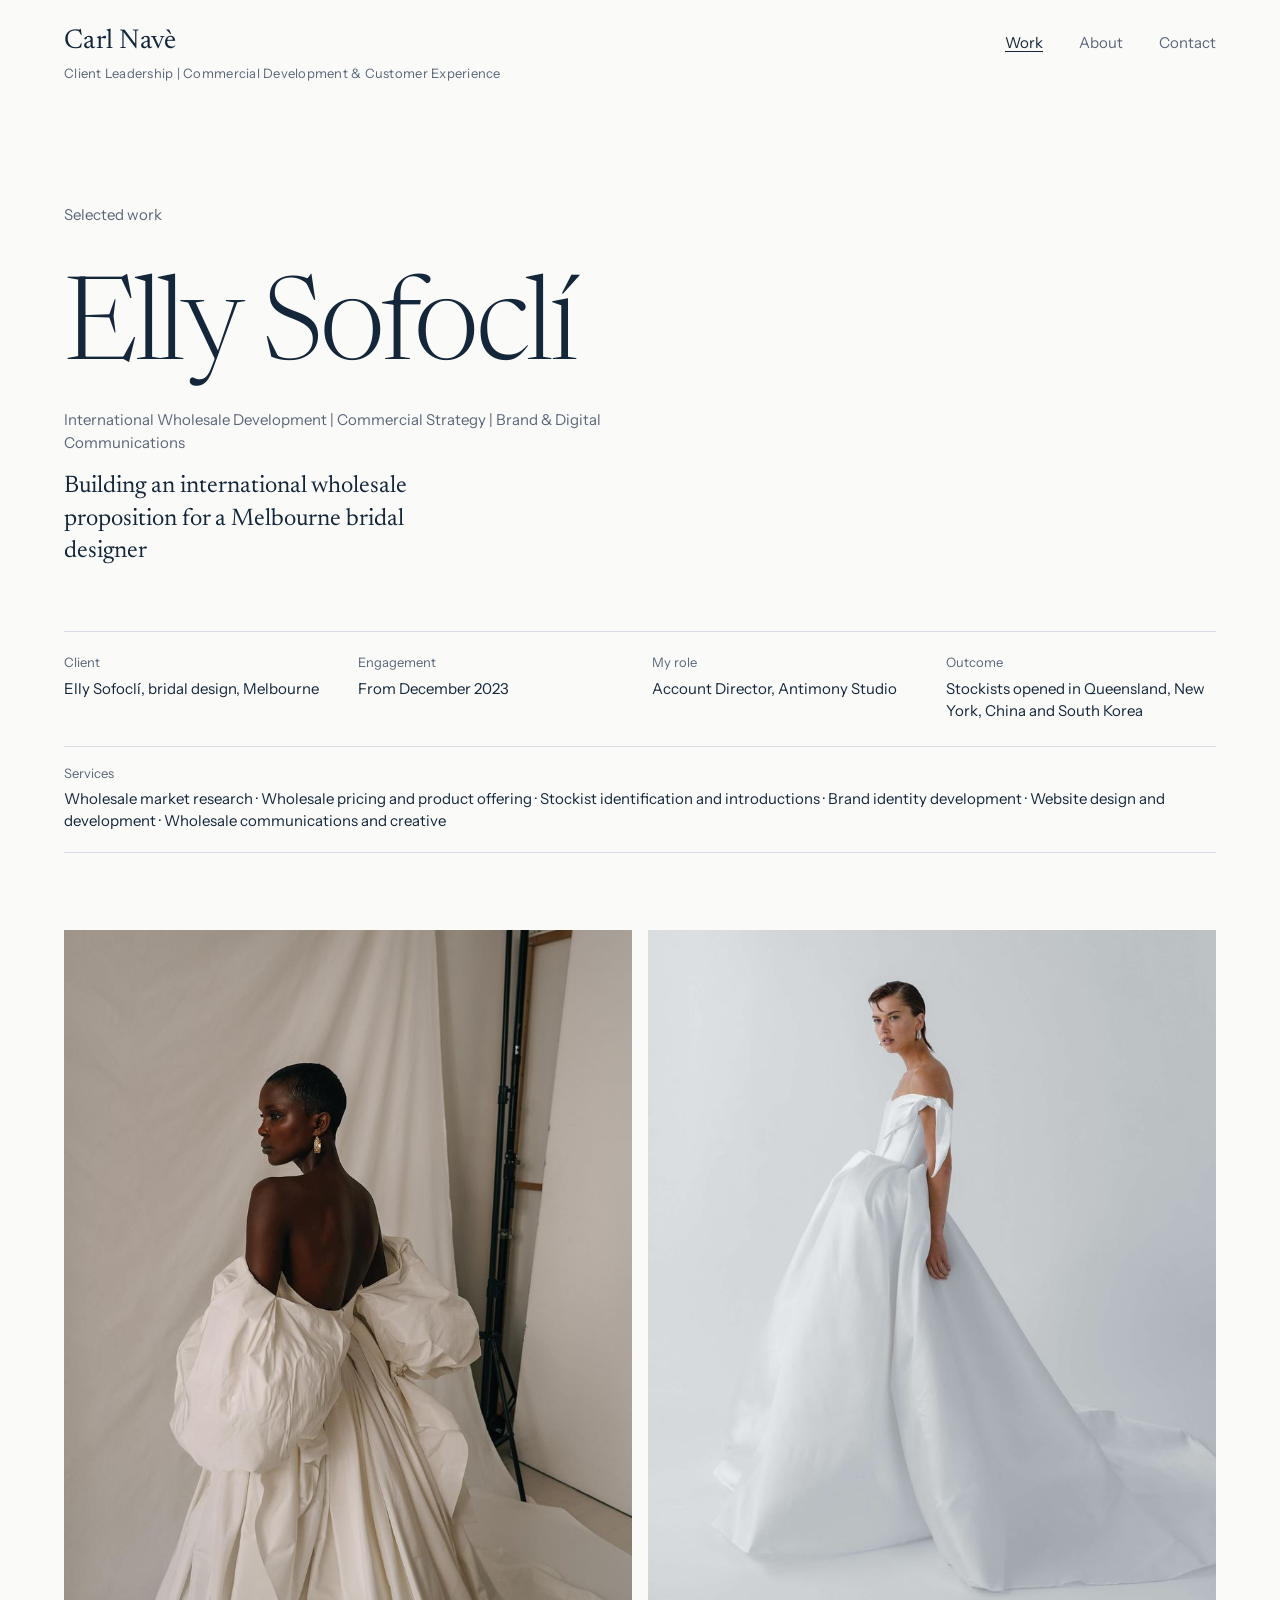
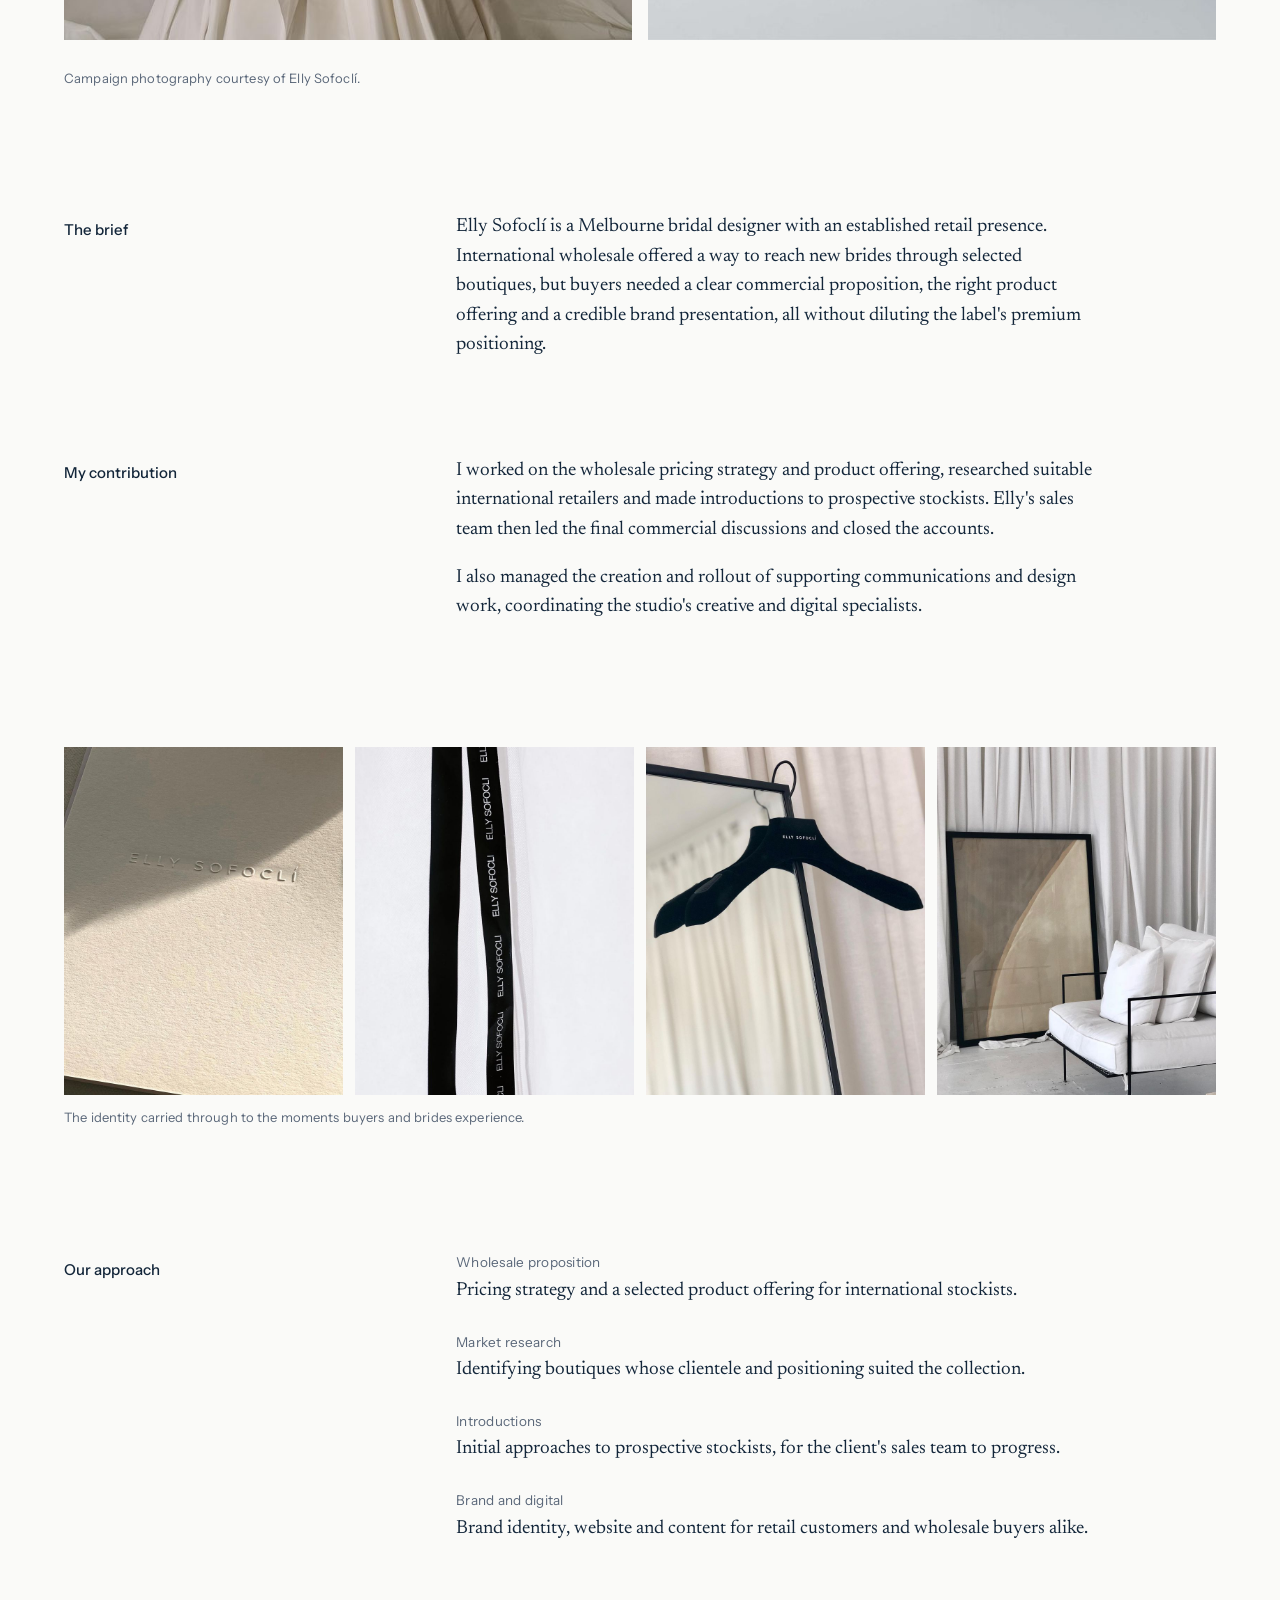
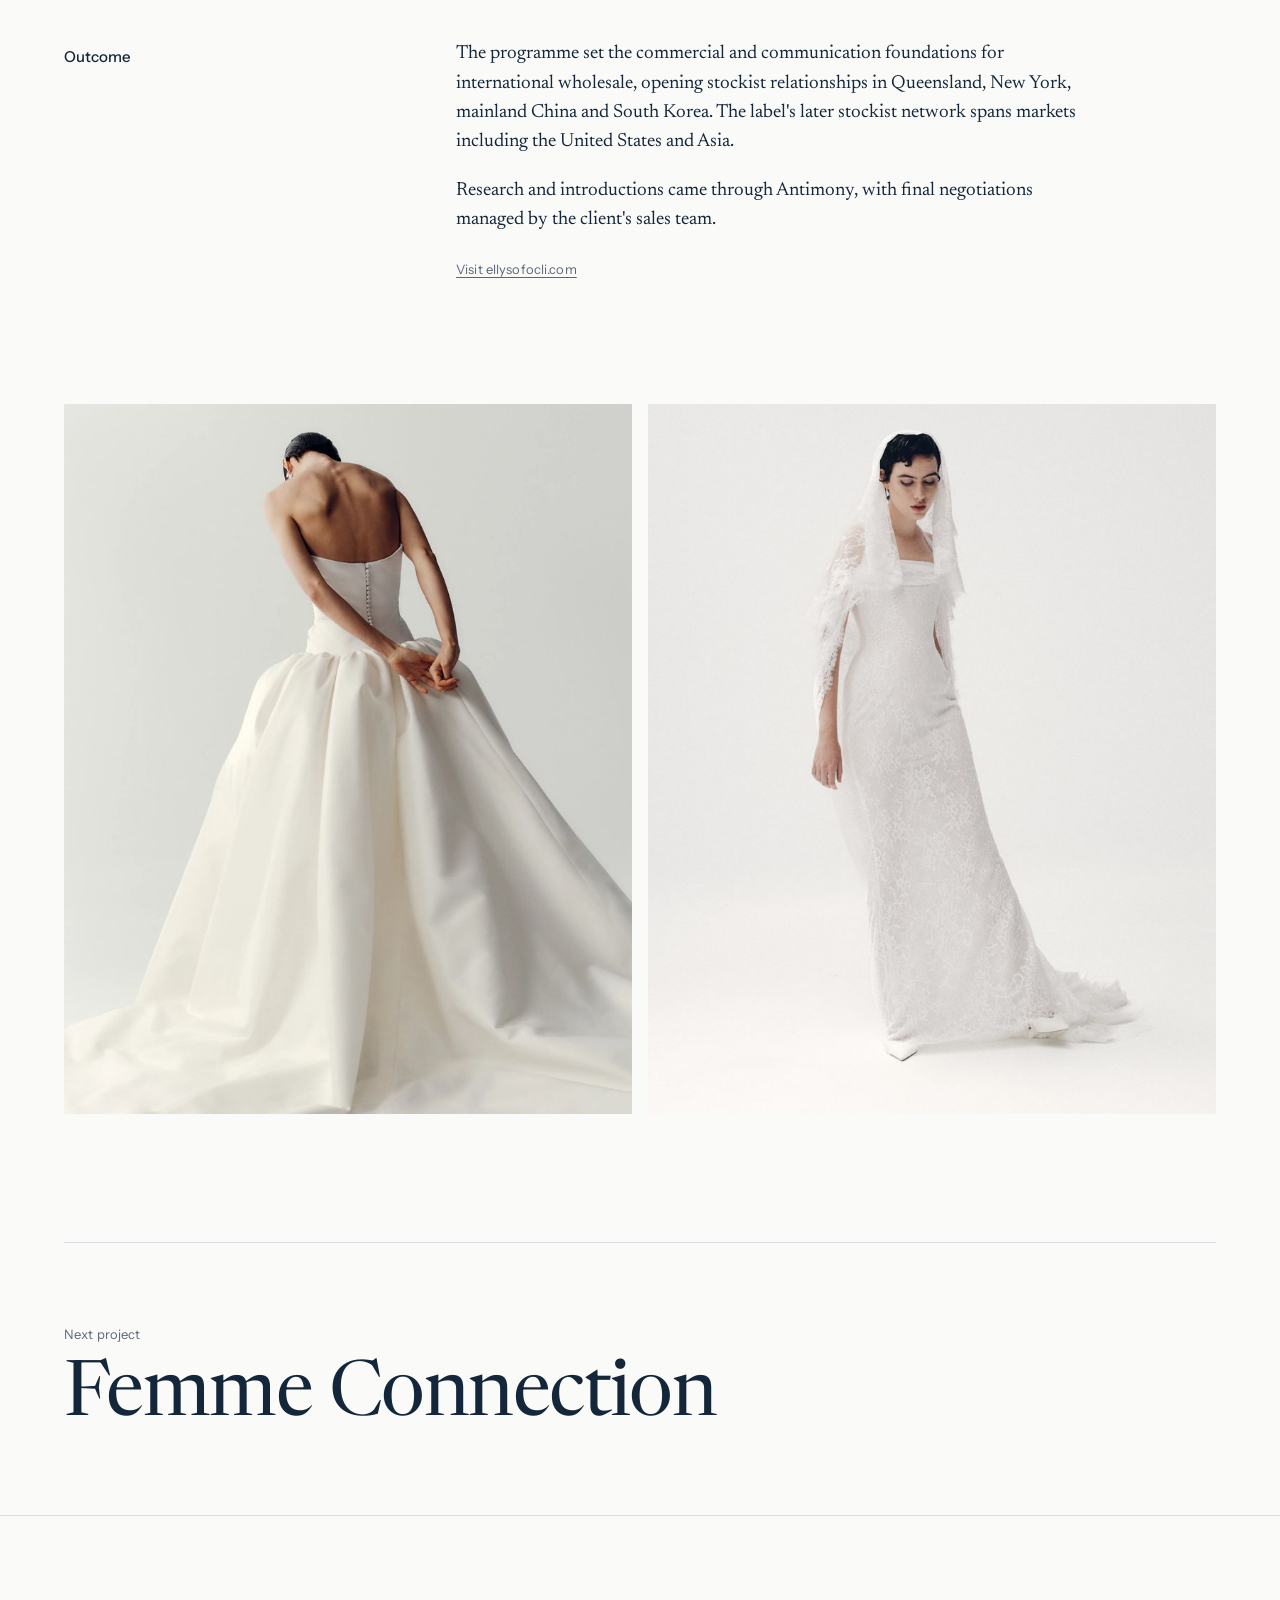
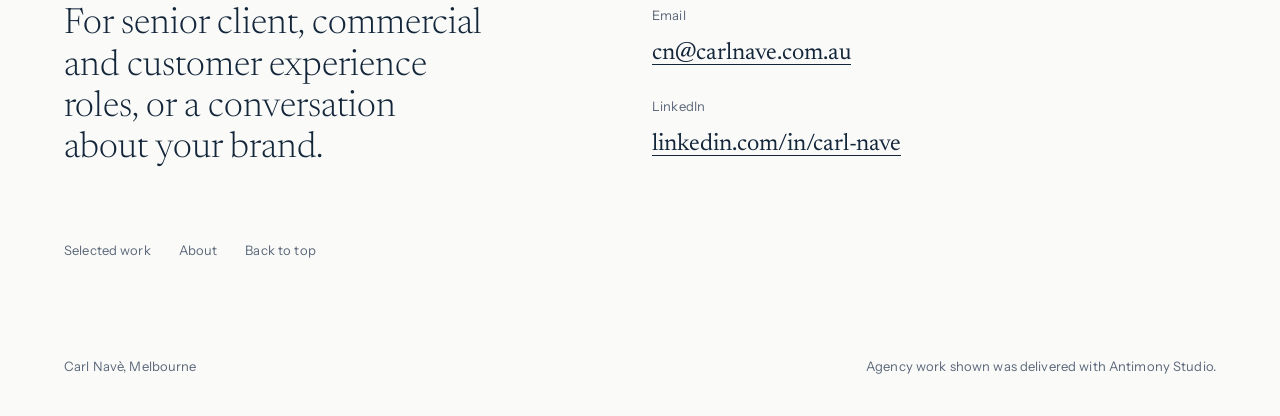
<file: work/elly-sofocli.html>
<!doctype html>
<html lang="en-AU">
<head>
<meta charset="utf-8">
<meta name="viewport" content="width=device-width, initial-scale=1, viewport-fit=cover">
<title>Elly Sofoclí | Carl Navè</title>
<meta name="claude:viewport-fit-sides" content="cover">
<meta name="description" content="Building an international wholesale proposition for Melbourne bridal designer Elly Sofoclí, delivered with Antimony Studio.">
<meta property="og:type" content="article">
<meta property="og:title" content="Elly Sofoclí | Carl Navè">
<meta property="og:description" content="Building an international wholesale proposition for Melbourne bridal designer Elly Sofoclí, delivered with Antimony Studio.">
<link rel="preconnect" href="https://fonts.googleapis.com">
<link rel="preconnect" href="https://fonts.gstatic.com" crossorigin>
<link rel="stylesheet" href="https://fonts.googleapis.com/css2?family=Instrument+Sans:wght@400;500&family=Newsreader:ital,opsz,wght@0,6..72,300;0,6..72,400;1,6..72,300&display=swap">
<link rel="stylesheet" href="../assets/css/main.css?v=202611191225">
</head>
<body id="top">
<a class="skip" href="#main">Skip to content</a>

<div class="wrap">
  <header class="site-head">
    <a class="wordmark" href="../"><span class="wordmark-name">Carl Navè</span><span class="wordmark-sub"><span>Client Leadership</span><span class="sep"> | </span><span>Commercial Development</span><span class="sep"> &amp; </span><span>Customer Experience</span></span></a>
    <nav class="site-nav" aria-label="Main">
      <a href="../#work" aria-current="page">Work</a>
      <a href="../about.html">About</a>
      <a href="#contact">Contact</a>
    </nav>
  </header>
</div>

<main id="main" class="layout-interleaved">
  <div class="wrap">
    <header class="cs-head">
      <a class="cs-back" href="../#work">Selected work</a>
      <h1>Elly Sofoclí</h1>
      <p class="cs-disciplines">International Wholesale Development | Commercial Strategy | Brand &amp; Digital Communications</p>
      <p class="thesis">Building an international wholesale proposition for a Melbourne bridal designer</p>
    </header>

    <dl class="cs-meta">
      <div><dt>Client</dt><dd>Elly Sofoclí, bridal design, Melbourne</dd></div>
      <div><dt>Engagement</dt><dd>From December 2023</dd></div>
      <div><dt>My role</dt><dd>Account Director, Antimony Studio</dd></div>
      <div class="is-outcome"><dt>Outcome</dt><dd class="words">Stockists opened in Queensland, New York, China and South Korea</dd></div>
      <div class="is-services"><dt>Services</dt><dd>Wholesale market research · Wholesale pricing and product offering · Stockist identification and introductions · Brand identity development · Website design and development · Wholesale communications and creative</dd></div>
    </dl>

    <figure class="cs-figure fig-pair shape-tall">
      <img src="../assets/img/elly-sofocli/portrait-back-800.jpg" srcset="../assets/img/elly-sofocli/portrait-back-800.jpg 800w, ../assets/img/elly-sofocli/portrait-back.jpg 1440w" sizes="(max-width: 600px) 50vw, 680px" width="1440" height="1800" alt="Model in a strapless Elly Sofoclí gown with sculpted sleeves, seen from behind">
      <img src="../assets/img/elly-sofocli/off-shoulder-800.jpg" srcset="../assets/img/elly-sofocli/off-shoulder-800.jpg 800w, ../assets/img/elly-sofocli/off-shoulder.jpg 1440w" sizes="(max-width: 600px) 50vw, 680px" width="1440" height="1800" alt="Model in an off-the-shoulder Elly Sofoclí ball gown with a long train">
      <figcaption class="meta-label">Campaign photography courtesy of Elly Sofoclí.</figcaption>
    </figure>

    <section class="cs-section" aria-labelledby="context">
      <h2 id="context">The brief</h2>
      <div class="body">
        <p>Elly Sofoclí is a Melbourne bridal designer with an established retail presence. International wholesale offered a way to reach new brides through selected boutiques, but buyers needed a clear commercial proposition, the right product offering and a credible brand presentation, all without diluting the label's premium positioning.</p>
      </div>
    </section>

    <section class="cs-section" aria-labelledby="contribution">
      <h2 id="contribution">My contribution</h2>
      <div class="body">
        <p>I worked on the wholesale pricing strategy and product offering, researched suitable international retailers and made introductions to prospective stockists. Elly's sales team then led the final commercial discussions and closed the accounts.</p>
        <p>I also managed the creation and rollout of supporting communications and design work, coordinating the studio's creative and digital specialists.</p>
      </div>
    </section>

    <figure class="cs-figure">
      <div class="fig-tiles four shape-tall">
        <img src="../assets/img/elly-sofocli/stationery-800.jpg" srcset="../assets/img/elly-sofocli/stationery-800.jpg 800w, ../assets/img/elly-sofocli/stationery.jpg 1220w" sizes="(max-width: 600px) 50vw, 340px" width="1220" height="1525" alt="The Elly Sofoclí wordmark embossed on textured stationery" loading="lazy">
        <img src="../assets/img/elly-sofocli/garment-bag-800.jpg" srcset="../assets/img/elly-sofocli/garment-bag-800.jpg 800w, ../assets/img/elly-sofocli/garment-bag.jpg 1080w" sizes="(max-width: 600px) 50vw, 340px" width="1080" height="1350" alt="Black garment bag ribbon printed with the Elly Sofoclí name" loading="lazy">
        <img src="../assets/img/elly-sofocli/hanger-800.jpg" srcset="../assets/img/elly-sofocli/hanger-800.jpg 800w, ../assets/img/elly-sofocli/hanger.jpg 1440w" sizes="(max-width: 600px) 50vw, 340px" width="1440" height="1800" alt="A black velvet hanger carrying the Elly Sofoclí wordmark" loading="lazy">
        <img src="../assets/img/elly-sofocli/studio-800.jpg" srcset="../assets/img/elly-sofocli/studio-800.jpg 800w, ../assets/img/elly-sofocli/studio.jpg 1440w" sizes="(max-width: 600px) 50vw, 340px" width="1440" height="1800" alt="The Elly Sofoclí studio, with a framed artwork and a white sofa" loading="lazy">
      </div>
      <figcaption class="meta-label">The identity carried through to the moments buyers and brides experience.</figcaption>
    </figure>

    <section class="cs-section" aria-labelledby="approach">
      <h2 id="approach">Our approach</h2>
      <div class="body">
        <ul class="points">
          <li><span class="point-label">Wholesale proposition</span>Pricing strategy and a selected product offering for international stockists.</li>
          <li><span class="point-label">Market research</span>Identifying boutiques whose clientele and positioning suited the collection.</li>
          <li><span class="point-label">Introductions</span>Initial approaches to prospective stockists, for the client's sales team to progress.</li>
          <li><span class="point-label">Brand and digital</span>Brand identity, website and content for retail customers and wholesale buyers alike.</li>
        </ul>
      </div>
    </section>

    <section class="cs-section" aria-labelledby="outcome">
      <h2 id="outcome">Outcome</h2>
      <div class="body">
        <p>The programme set the commercial and communication foundations for international wholesale, opening stockist relationships in Queensland, New York, mainland China and South Korea. The label's later stockist network spans markets including the United States and Asia.</p>
        <p>Research and introductions came through Antimony, with final negotiations managed by the client's sales team.</p>
        <p class="meta-label visit"><a href="https://www.ellysofocli.com/" target="_blank" rel="noopener">Visit ellysofocli.com</a></p>
      </div>
    </section>

    <figure class="cs-figure fig-pair shape-tall">
      <img src="../assets/img/elly-sofocli/corset-800.jpg" srcset="../assets/img/elly-sofocli/corset-800.jpg 800w, ../assets/img/elly-sofocli/corset.jpg 1440w" sizes="(max-width: 600px) 50vw, 680px" width="1440" height="1800" alt="Back view of a strapless Elly Sofoclí corset gown with a full skirt" loading="lazy">
      <img src="../assets/img/elly-sofocli/veil-800.jpg" srcset="../assets/img/elly-sofocli/veil-800.jpg 800w, ../assets/img/elly-sofocli/veil.jpg 1440w" sizes="(max-width: 600px) 50vw, 680px" width="1440" height="1800" alt="Model in a fitted lace Elly Sofoclí column gown and veil" loading="lazy">
    </figure>

    <nav class="cs-next" aria-label="Next project">
      <a href="femme-connection.html">
        <span class="meta-label">Next project</span>
        <span class="next-name">Femme Connection</span>
      </a>
    </nav>
  </div>
</main>

<footer class="site-foot" id="contact">
  <div class="wrap">
    <div class="contact">
      <h2>For senior client, commercial and customer experience roles, or a conversation about your brand.</h2>
      <ul>
        <li><span class="meta-label">Email</span><a href="mailto:cn@carlnave.com.au">cn@carlnave.com.au</a></li>
        <li><span class="meta-label">LinkedIn</span><a href="https://www.linkedin.com/in/carl-nave/" target="_blank" rel="noopener">linkedin.com/in/carl-nave</a></li>
      </ul>
    </div>
    <nav class="foot-nav meta-label" aria-label="Footer">
      <a href="../#work">Selected work</a>
      <a href="../about.html">About</a>
      <a href="#top">Back to top</a>
    </nav>
    <div class="colophon meta-label">
      <span><a href="../">Carl Navè, Melbourne</a></span>
      <span>Agency work shown was delivered with Antimony Studio.</span>
    </div>
  </div>
</footer>
</body>
</html>
</file>
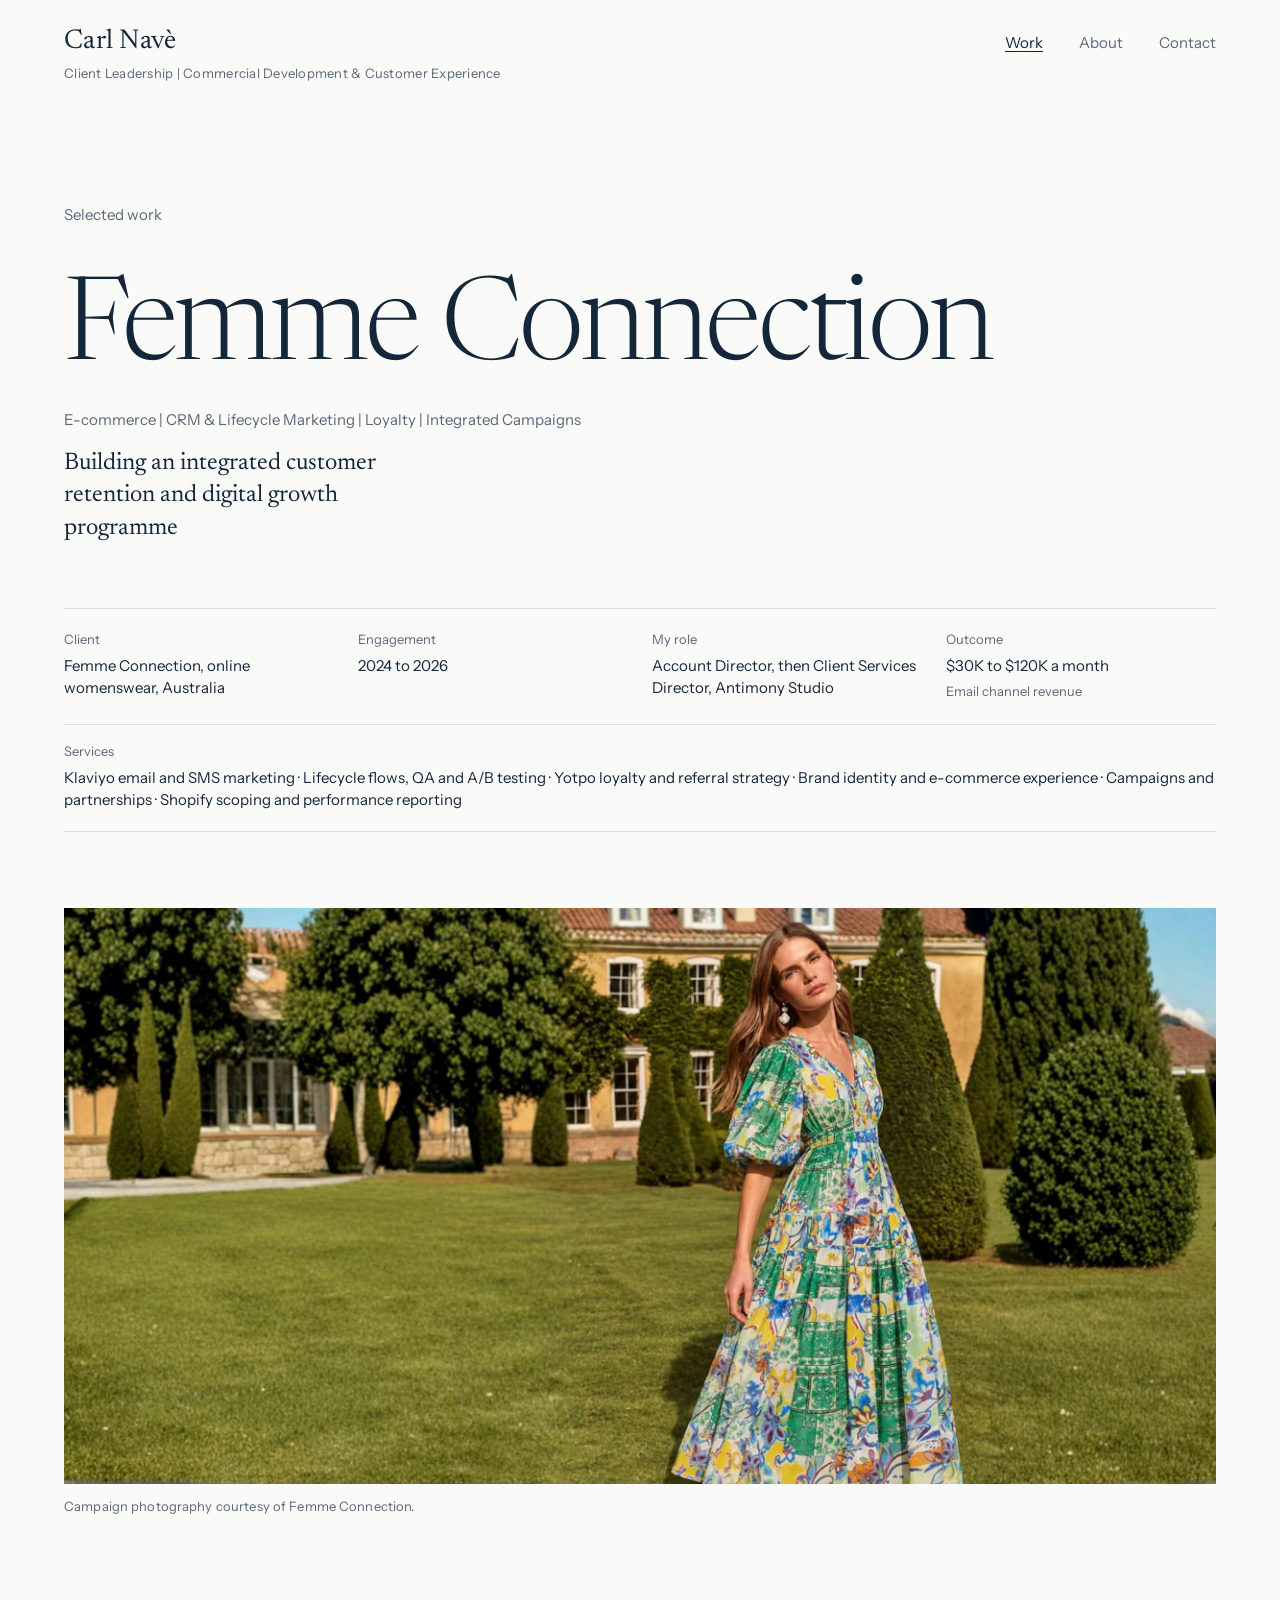
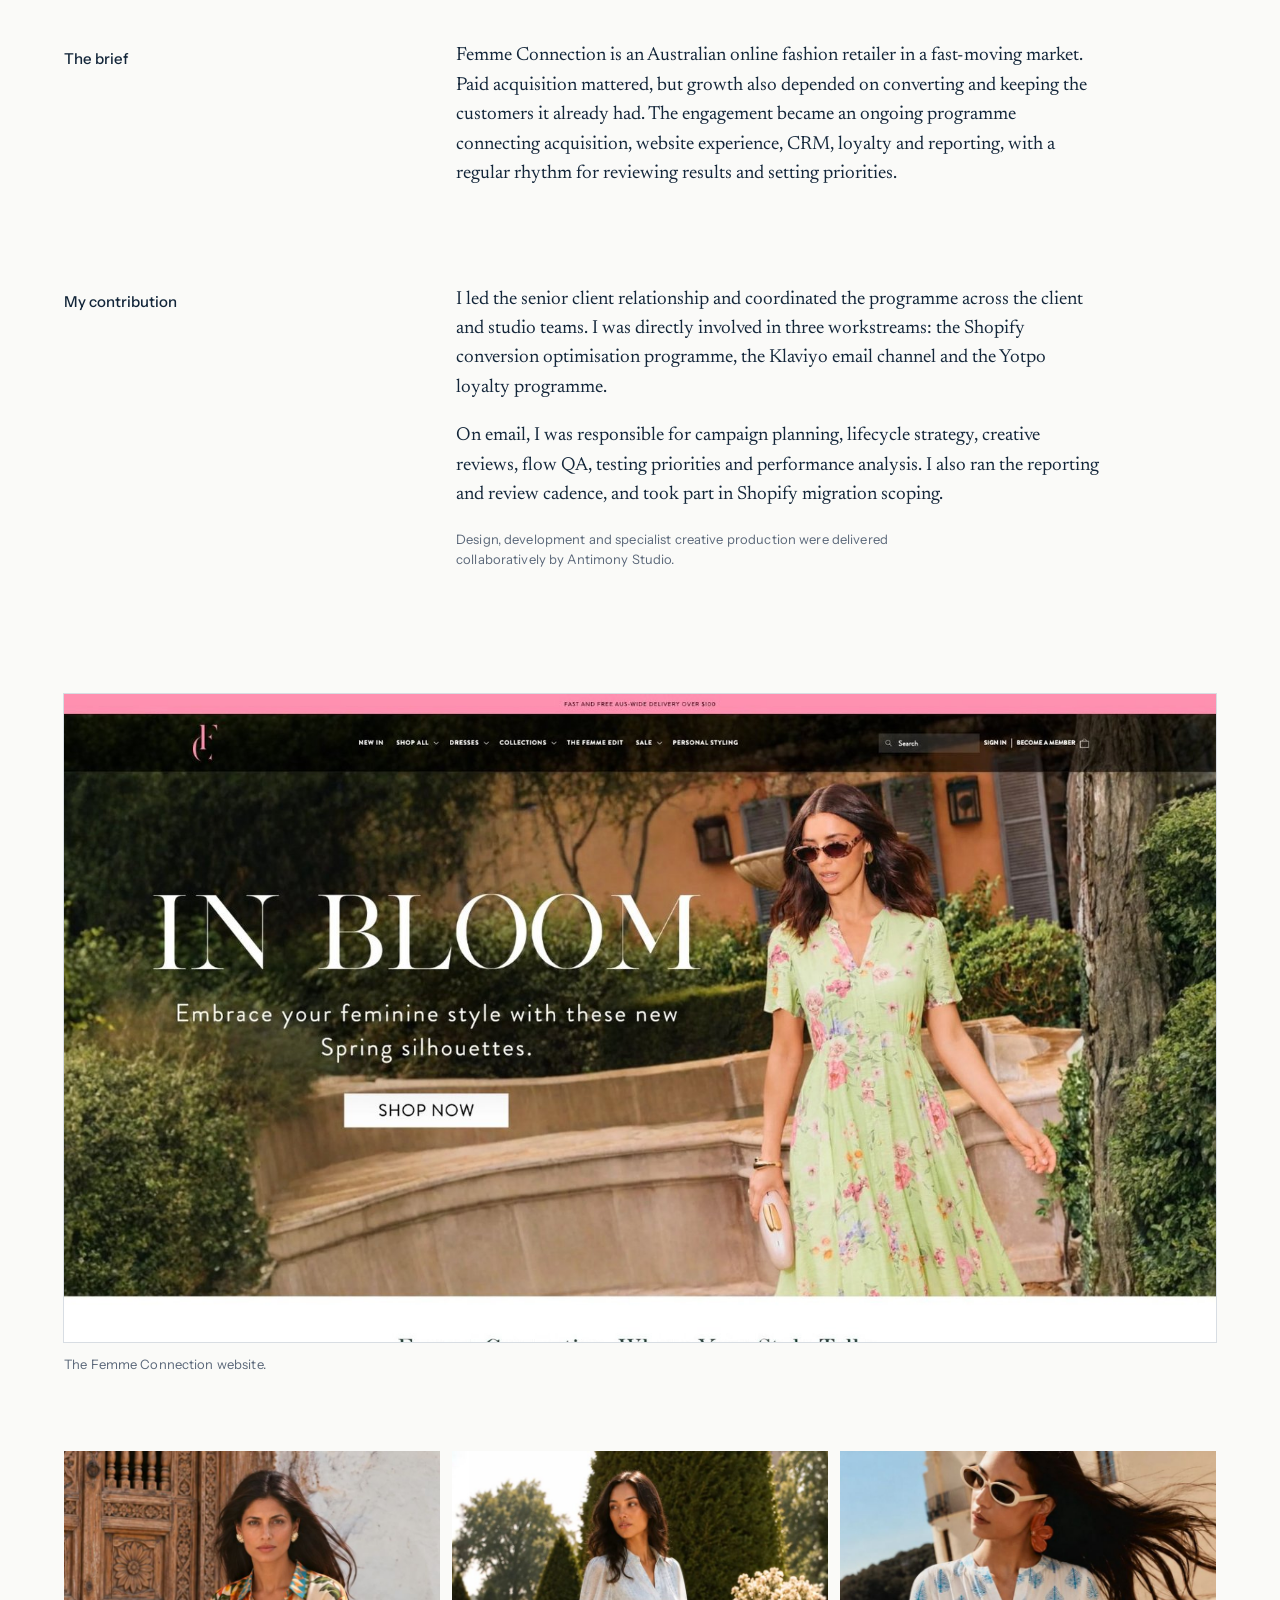
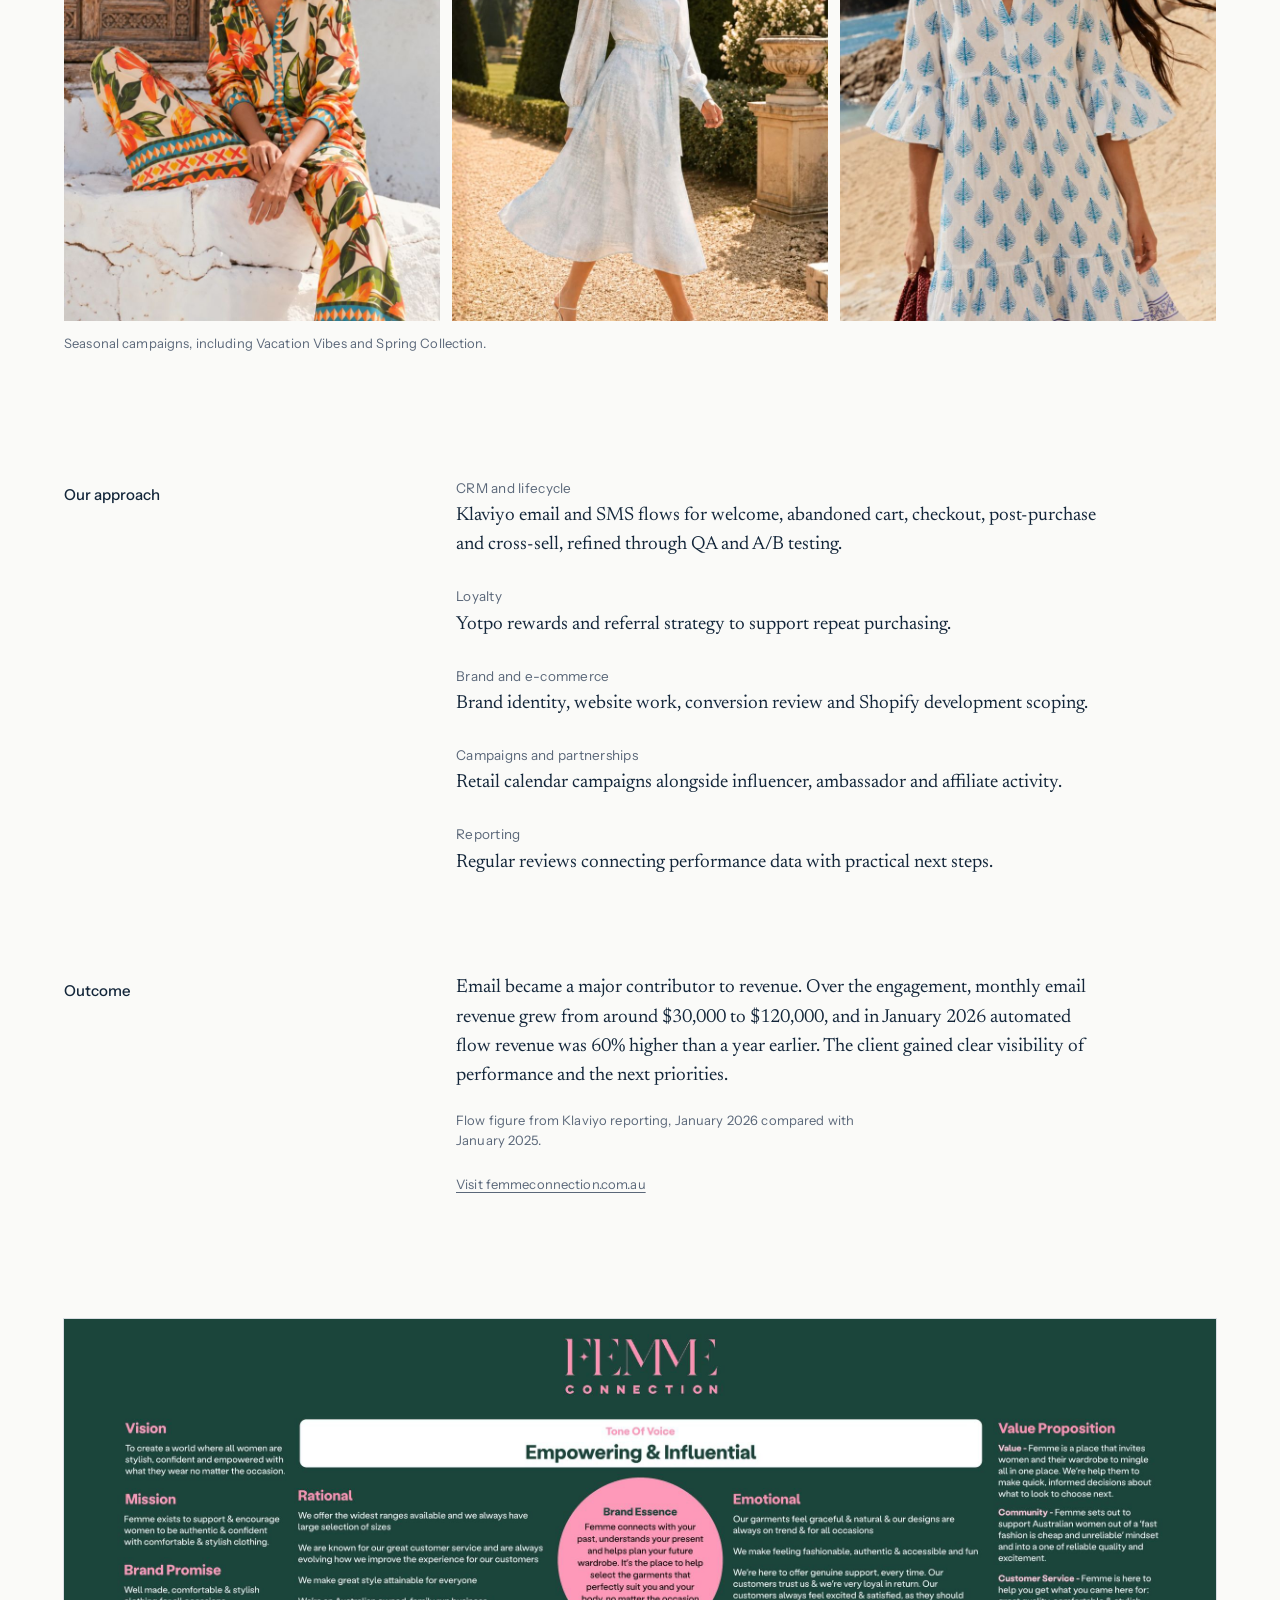
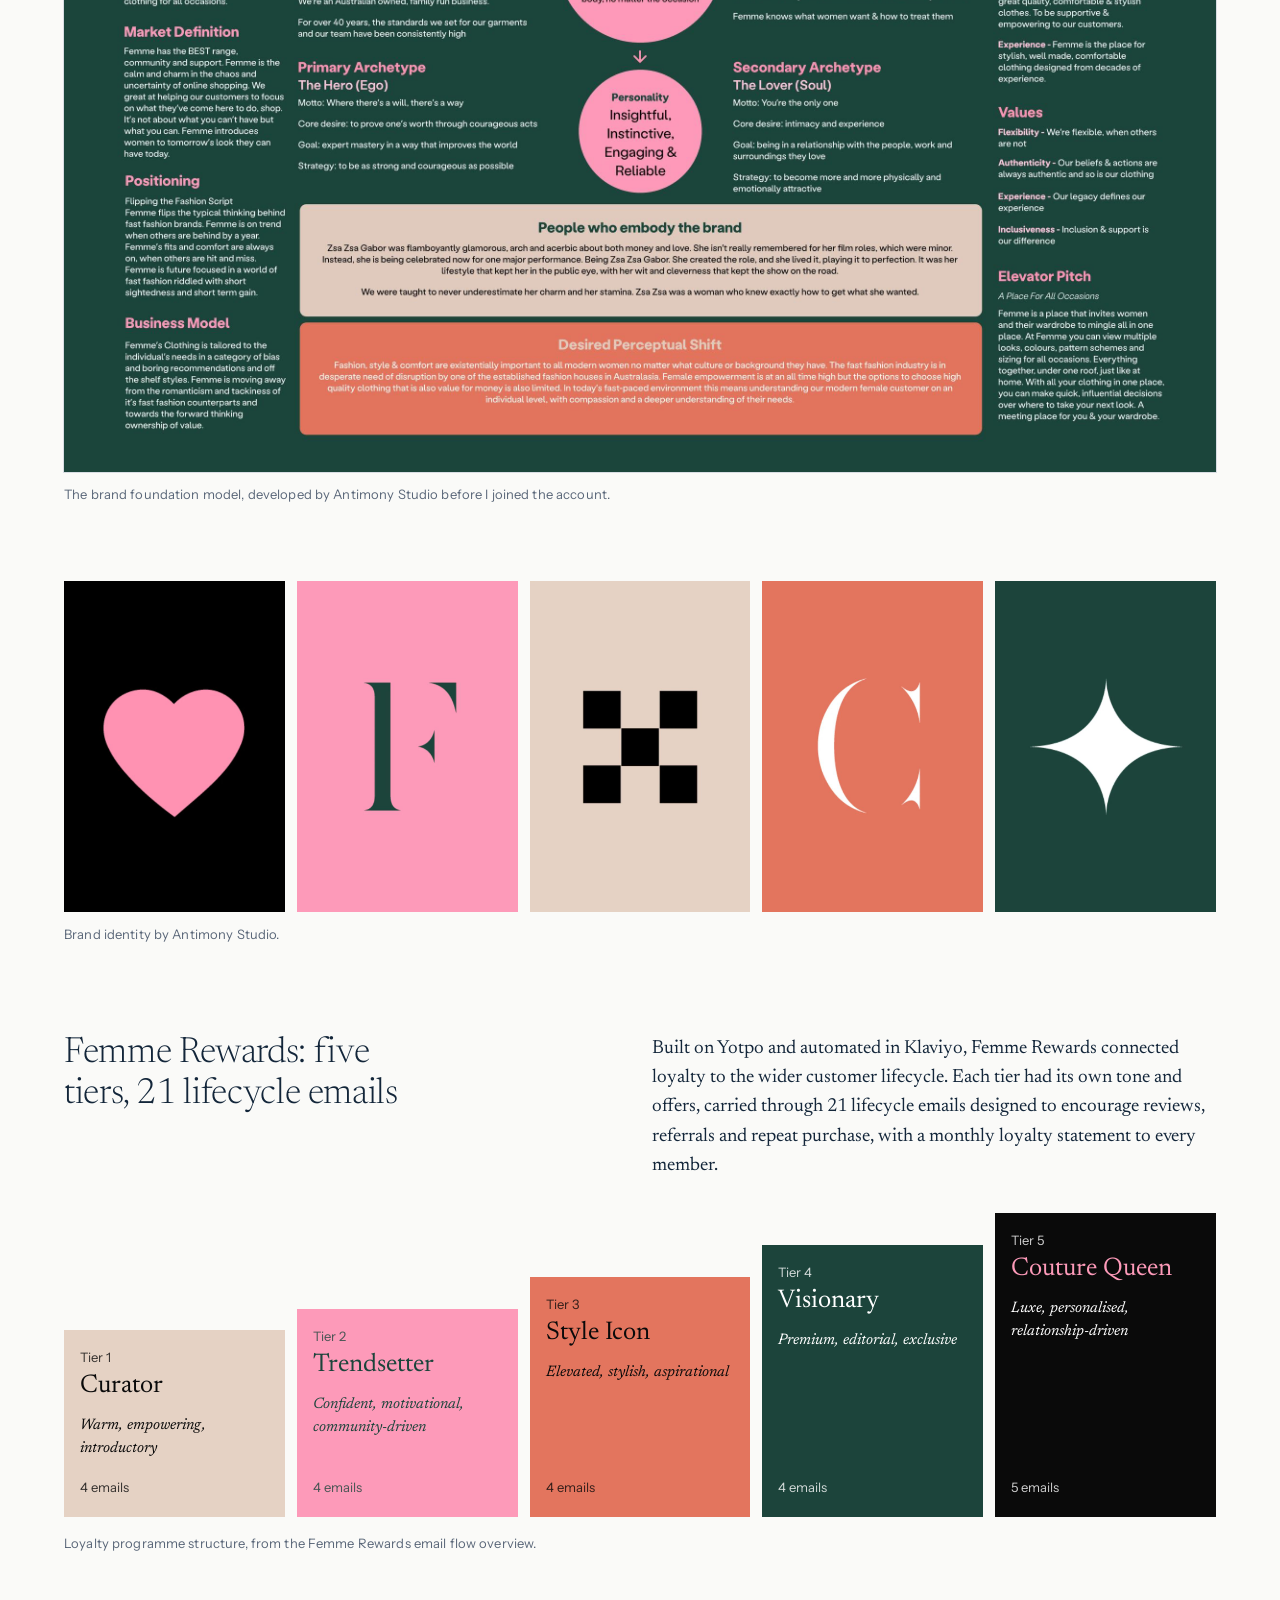
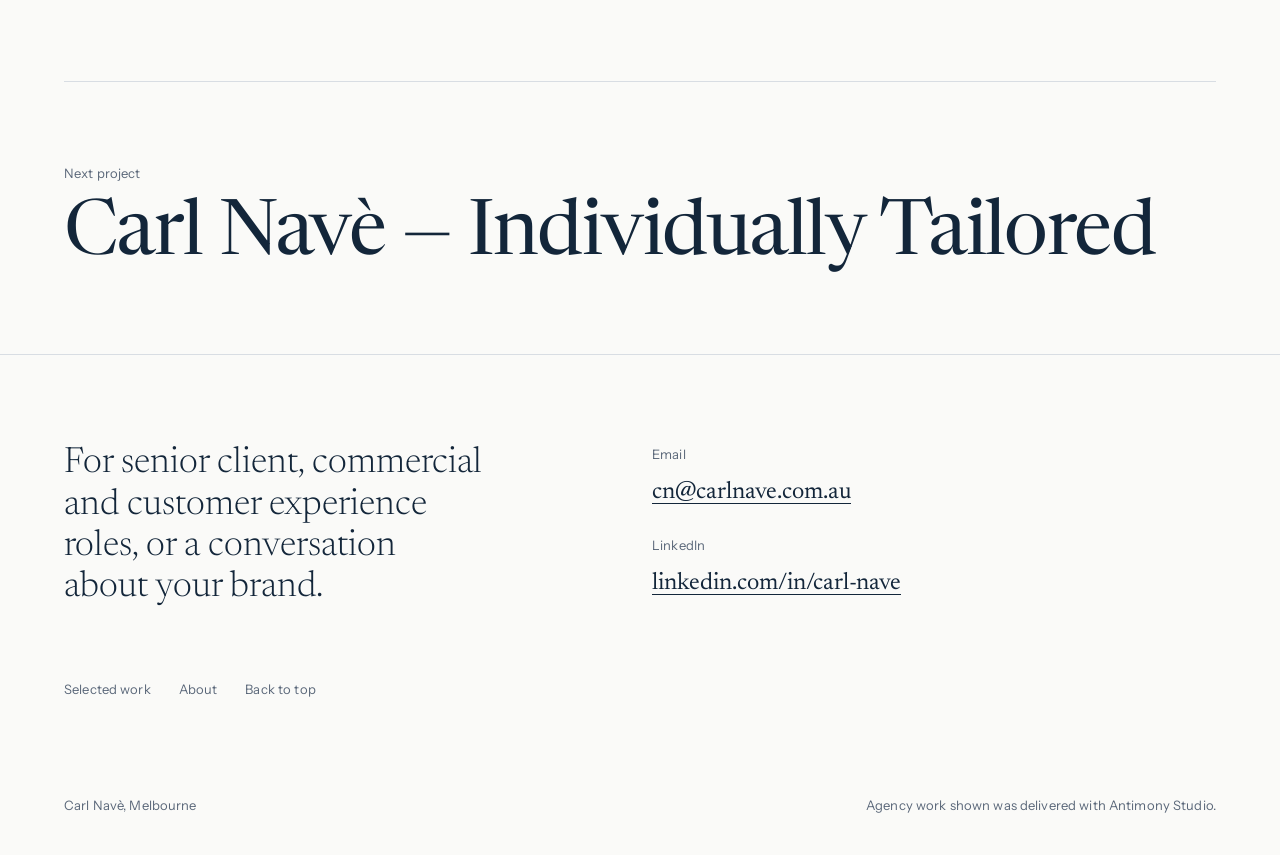
<file: work/femme-connection.html>
<!doctype html>
<html lang="en-AU">
<head>
<meta charset="utf-8">
<meta name="viewport" content="width=device-width, initial-scale=1, viewport-fit=cover">
<title>Femme Connection | Carl Navè</title>
<meta name="claude:viewport-fit-sides" content="cover">
<meta name="description" content="Building customer retention through CRM, loyalty and lifecycle marketing for online fashion retailer Femme Connection, delivered with Antimony Studio.">
<meta property="og:type" content="article">
<meta property="og:title" content="Femme Connection | Carl Navè">
<meta property="og:description" content="Building customer retention through CRM, loyalty and lifecycle marketing for online fashion retailer Femme Connection, delivered with Antimony Studio.">
<link rel="preconnect" href="https://fonts.googleapis.com">
<link rel="preconnect" href="https://fonts.gstatic.com" crossorigin>
<link rel="stylesheet" href="https://fonts.googleapis.com/css2?family=Instrument+Sans:wght@400;500&family=Newsreader:ital,opsz,wght@0,6..72,300;0,6..72,400;1,6..72,300&display=swap">
<link rel="stylesheet" href="../assets/css/main.css?v=202611191225">
</head>
<body id="top">
<a class="skip" href="#main">Skip to content</a>

<div class="wrap">
  <header class="site-head">
    <a class="wordmark" href="../"><span class="wordmark-name">Carl Navè</span><span class="wordmark-sub"><span>Client Leadership</span><span class="sep"> | </span><span>Commercial Development</span><span class="sep"> &amp; </span><span>Customer Experience</span></span></a>
    <nav class="site-nav" aria-label="Main">
      <a href="../#work" aria-current="page">Work</a>
      <a href="../about.html">About</a>
      <a href="#contact">Contact</a>
    </nav>
  </header>
</div>

<main id="main" class="layout-interleaved">
  <div class="wrap">
    <header class="cs-head">
      <a class="cs-back" href="../#work">Selected work</a>
      <h1>Femme Connection</h1>
      <p class="cs-disciplines">E-commerce | CRM &amp; Lifecycle Marketing | Loyalty | Integrated Campaigns</p>
      <p class="thesis">Building an integrated customer retention and digital growth programme</p>
    </header>

    <dl class="cs-meta">
      <div><dt>Client</dt><dd>Femme Connection, online womenswear, Australia</dd></div>
      <div><dt>Engagement</dt><dd>2024 to 2026</dd></div>
      <div><dt>My role</dt><dd>Account Director, then Client Services Director, Antimony Studio</dd></div>
      <div class="is-outcome"><dt>Outcome</dt><dd>$30K to $120K a month<small>Email channel revenue</small></dd></div>
      <div class="is-services"><dt>Services</dt><dd>Klaviyo email and SMS marketing · Lifecycle flows, QA and A/B testing · Yotpo loyalty and referral strategy · Brand identity and e-commerce experience · Campaigns and partnerships · Shopify scoping and performance reporting</dd></div>
    </dl>

    <figure class="cs-figure fig-single shape-pano">
      <img src="../assets/img/femme-connection/garden-800.jpg" srcset="../assets/img/femme-connection/garden-800.jpg 800w, ../assets/img/femme-connection/garden.jpg 2400w" sizes="(max-width: 1440px) 100vw, 1360px" width="2400" height="1200" alt="A model in a printed maxi dress on a lawn in front of a country house">
      <figcaption class="meta-label">Campaign photography courtesy of Femme Connection.</figcaption>
    </figure>

    <section class="cs-section" aria-labelledby="context">
      <h2 id="context">The brief</h2>
      <div class="body">
        <p>Femme Connection is an Australian online fashion retailer in a fast-moving market. Paid acquisition mattered, but growth also depended on converting and keeping the customers it already had. The engagement became an ongoing programme connecting acquisition, website experience, CRM, loyalty and reporting, with a regular rhythm for reviewing results and setting priorities.</p>
      </div>
    </section>

    <section class="cs-section" aria-labelledby="contribution">
      <h2 id="contribution">My contribution</h2>
      <div class="body">
        <p>I led the senior client relationship and coordinated the programme across the client and studio teams. I was directly involved in three workstreams: the Shopify conversion optimisation programme, the Klaviyo email channel and the Yotpo loyalty programme.</p>
        <p>On email, I was responsible for campaign planning, lifecycle strategy, creative reviews, flow QA, testing priorities and performance analysis. I also ran the reporting and review cadence, and took part in Shopify migration scoping.</p>
        <p class="credit meta-label">Design, development and specialist creative production were delivered collaboratively by Antimony Studio.</p>
      </div>
    </section>

    <figure class="cs-figure fig-single">
      <video class="scroll-video loop-video" src="../assets/img/femme-connection/website-scroll.mp4" poster="../assets/img/femme-connection/website-scroll-poster.jpg" width="1600" height="900" muted loop playsinline preload="none" aria-label="A slow scroll through the Femme Connection website home page, from the In Bloom campaign to best sellers, collections and the rewards sign-up"></video>
      <figcaption class="meta-label">The Femme Connection website.</figcaption>
    </figure>
    
    <figure class="cs-figure">
      <div class="fig-tiles three shape-tall">
        <img src="../assets/img/femme-connection/vacation-800.jpg" srcset="../assets/img/femme-connection/vacation-800.jpg 800w, ../assets/img/femme-connection/vacation.jpg 1242w" sizes="(max-width: 600px) 33vw, 450px" width="1242" height="1552" alt="Vacation Vibes campaign: a model in a tropical print shirt and trousers" loading="lazy">
        <img src="../assets/img/femme-connection/spring-800.jpg" srcset="../assets/img/femme-connection/spring-800.jpg 800w, ../assets/img/femme-connection/spring.jpg 1242w" sizes="(max-width: 600px) 33vw, 450px" width="1242" height="1552" alt="Spring Collection campaign: a model in a pale blue dress in a formal garden" loading="lazy">
        <img src="../assets/img/femme-connection/beach-800.jpg" srcset="../assets/img/femme-connection/beach-800.jpg 800w, ../assets/img/femme-connection/beach.jpg 1242w" sizes="(max-width: 600px) 33vw, 450px" width="1242" height="1552" alt="A model in a blue and white printed dress on a beach" loading="lazy">
      </div>
      <figcaption class="meta-label">Seasonal campaigns, including Vacation Vibes and Spring Collection.</figcaption>
    </figure>

    <section class="cs-section" aria-labelledby="approach">
      <h2 id="approach">Our approach</h2>
      <div class="body">
        <ul class="points">
          <li><span class="point-label">CRM and lifecycle</span>Klaviyo email and SMS flows for welcome, abandoned cart, checkout, post-purchase and cross-sell, refined through QA and A/B testing.</li>
          <li><span class="point-label">Loyalty</span>Yotpo rewards and referral strategy to support repeat purchasing.</li>
          <li><span class="point-label">Brand and e-commerce</span>Brand identity, website work, conversion review and Shopify development scoping.</li>
          <li><span class="point-label">Campaigns and partnerships</span>Retail calendar campaigns alongside influencer, ambassador and affiliate activity.</li>
          <li><span class="point-label">Reporting</span>Regular reviews connecting performance data with practical next steps.</li>
        </ul>
      </div>
    </section>

    <section class="cs-section" aria-labelledby="outcome">
      <h2 id="outcome">Outcome</h2>
      <div class="body">
        <p>Email became a major contributor to revenue. Over the engagement, monthly email revenue grew from around $30,000 to $120,000, and in January 2026 automated flow revenue was 60% higher than a year earlier. The client gained clear visibility of performance and the next priorities.</p>
        <p class="meta-label">Flow figure from Klaviyo reporting, January 2026 compared with January 2025.</p>
        <p class="meta-label visit"><a href="https://femmeconnection.com.au/" target="_blank" rel="noopener">Visit femmeconnection.com.au</a></p>
      </div>
    </section>

    <figure class="cs-figure fig-single">
      <img src="../assets/img/femme-connection/brand-foundation-800.jpg" srcset="../assets/img/femme-connection/brand-foundation-800.jpg 800w, ../assets/img/femme-connection/brand-foundation.jpg 2400w" sizes="(max-width: 1440px) 100vw, 1360px" width="2400" height="1568" alt="The Femme Connection brand foundation model on dark green: vision, mission, promise, positioning, values, archetypes, tone of voice and elevator pitch" loading="lazy">
      <figcaption class="meta-label">The brand foundation model, developed by Antimony Studio before I joined the account.</figcaption>
    </figure>

    <figure class="cs-figure">
      <div class="fig-tiles five shape-tile">
        <img src="../assets/img/femme-connection/tile-heart-800.jpg" srcset="../assets/img/femme-connection/tile-heart-800.jpg 800w, ../assets/img/femme-connection/tile-heart.jpg 1000w" sizes="(max-width: 600px) 33vw, 270px" width="1000" height="1500" alt="Femme Connection brand graphic: Pink heart on black" loading="lazy">
        <img src="../assets/img/femme-connection/tile-f-800.jpg" srcset="../assets/img/femme-connection/tile-f-800.jpg 800w, ../assets/img/femme-connection/tile-f.jpg 1000w" sizes="(max-width: 600px) 33vw, 270px" width="1000" height="1500" alt="Femme Connection brand graphic: F monogram on pink" loading="lazy">
        <img src="../assets/img/femme-connection/tile-check-800.jpg" srcset="../assets/img/femme-connection/tile-check-800.jpg 800w, ../assets/img/femme-connection/tile-check.jpg 1000w" sizes="(max-width: 600px) 33vw, 270px" width="1000" height="1500" alt="Femme Connection brand graphic: Black check on sand" loading="lazy">
        <img src="../assets/img/femme-connection/tile-c-800.jpg" srcset="../assets/img/femme-connection/tile-c-800.jpg 800w, ../assets/img/femme-connection/tile-c.jpg 1000w" sizes="(max-width: 600px) 33vw, 270px" width="1000" height="1500" alt="Femme Connection brand graphic: C monogram on coral" loading="lazy">
        <img src="../assets/img/femme-connection/tile-star-800.jpg" srcset="../assets/img/femme-connection/tile-star-800.jpg 800w, ../assets/img/femme-connection/tile-star.jpg 1000w" sizes="(max-width: 600px) 33vw, 270px" width="1000" height="1500" alt="Femme Connection brand graphic: White star on green" loading="lazy">
      </div>
      <figcaption class="meta-label">Brand identity by Antimony Studio.</figcaption>
    </figure>

    <figure class="cs-figure rewards" aria-labelledby="rewards-title">
      <div class="rewards-head">
        <h2 id="rewards-title">Femme Rewards: five tiers, 21 lifecycle emails</h2>
        <p>Built on Yotpo and automated in Klaviyo, Femme Rewards connected loyalty to the wider customer lifecycle. Each tier had its own tone and offers, carried through 21 lifecycle emails designed to encourage reviews, referrals and repeat purchase, with a monthly loyalty statement to every member.</p>
      </div>
      <ol class="tiers">
      <li class="tier tier-1">
          <p class="tier-step">Tier 1</p>
          <h3>Curator</h3>
          <p class="tier-tone">Warm, empowering, introductory</p>
          <p class="tier-flow">4 emails</p>
        </li>
      <li class="tier tier-2">
          <p class="tier-step">Tier 2</p>
          <h3>Trendsetter</h3>
          <p class="tier-tone">Confident, motivational, community-driven</p>
          <p class="tier-flow">4 emails</p>
        </li>
      <li class="tier tier-3">
          <p class="tier-step">Tier 3</p>
          <h3>Style Icon</h3>
          <p class="tier-tone">Elevated, stylish, aspirational</p>
          <p class="tier-flow">4 emails</p>
        </li>
      <li class="tier tier-4">
          <p class="tier-step">Tier 4</p>
          <h3>Visionary</h3>
          <p class="tier-tone">Premium, editorial, exclusive</p>
          <p class="tier-flow">4 emails</p>
        </li>
      <li class="tier tier-5">
          <p class="tier-step">Tier 5</p>
          <h3>Couture Queen</h3>
          <p class="tier-tone">Luxe, personalised, relationship-driven</p>
          <p class="tier-flow">5 emails</p>
        </li>
      </ol>
      <figcaption class="meta-label">Loyalty programme structure, from the Femme Rewards email flow overview.</figcaption>
    </figure>

    <nav class="cs-next" aria-label="Next project">
      <a href="cnit.html">
        <span class="meta-label">Next project</span>
        <span class="next-name">Carl Navè — Individually Tailored</span>
      </a>
    </nav>
  </div>
</main>

<footer class="site-foot" id="contact">
  <div class="wrap">
    <div class="contact">
      <h2>For senior client, commercial and customer experience roles, or a conversation about your brand.</h2>
      <ul>
        <li><span class="meta-label">Email</span><a href="mailto:cn@carlnave.com.au">cn@carlnave.com.au</a></li>
        <li><span class="meta-label">LinkedIn</span><a href="https://www.linkedin.com/in/carl-nave/" target="_blank" rel="noopener">linkedin.com/in/carl-nave</a></li>
      </ul>
    </div>
    <nav class="foot-nav meta-label" aria-label="Footer">
      <a href="../#work">Selected work</a>
      <a href="../about.html">About</a>
      <a href="#top">Back to top</a>
    </nav>
    <div class="colophon meta-label">
      <span><a href="../">Carl Navè, Melbourne</a></span>
      <span>Agency work shown was delivered with Antimony Studio.</span>
    </div>
  </div>
</footer>
<script src="../assets/js/media.js" defer></script>
</body>
</html>
</file>
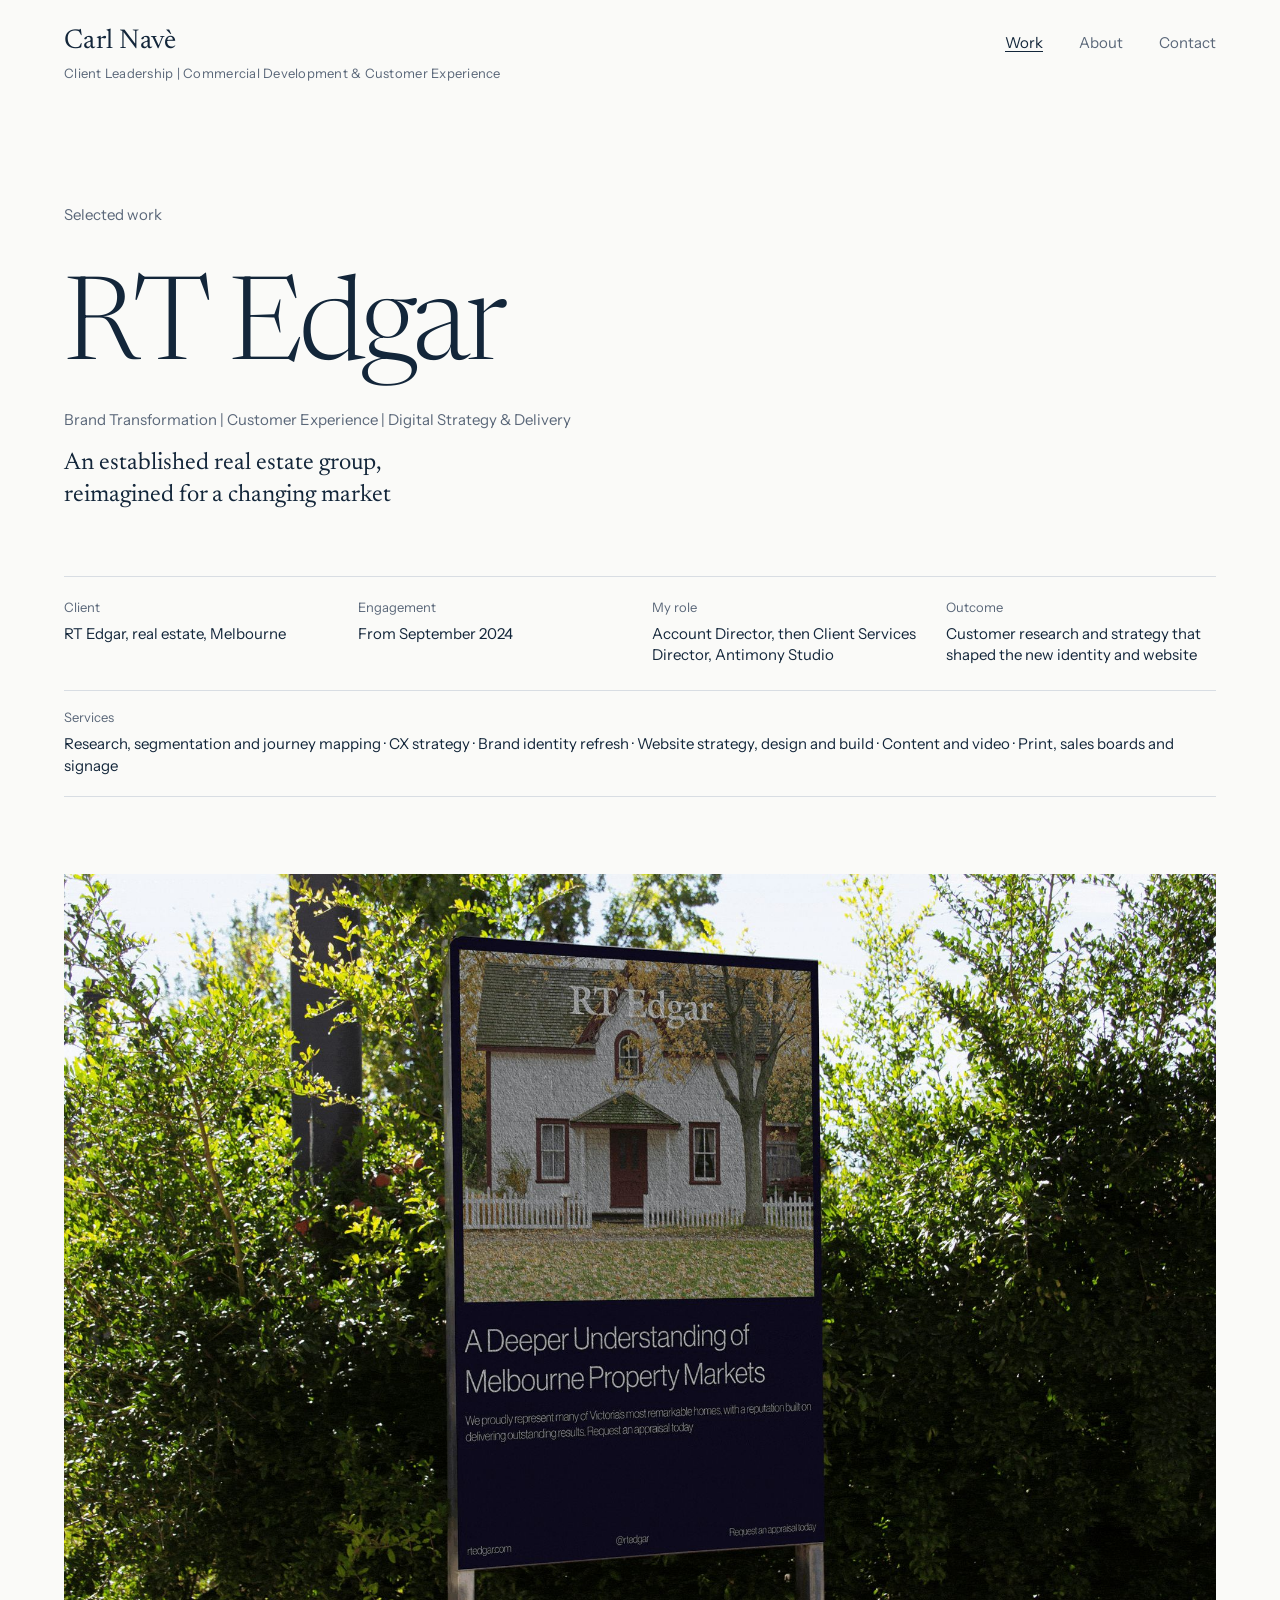
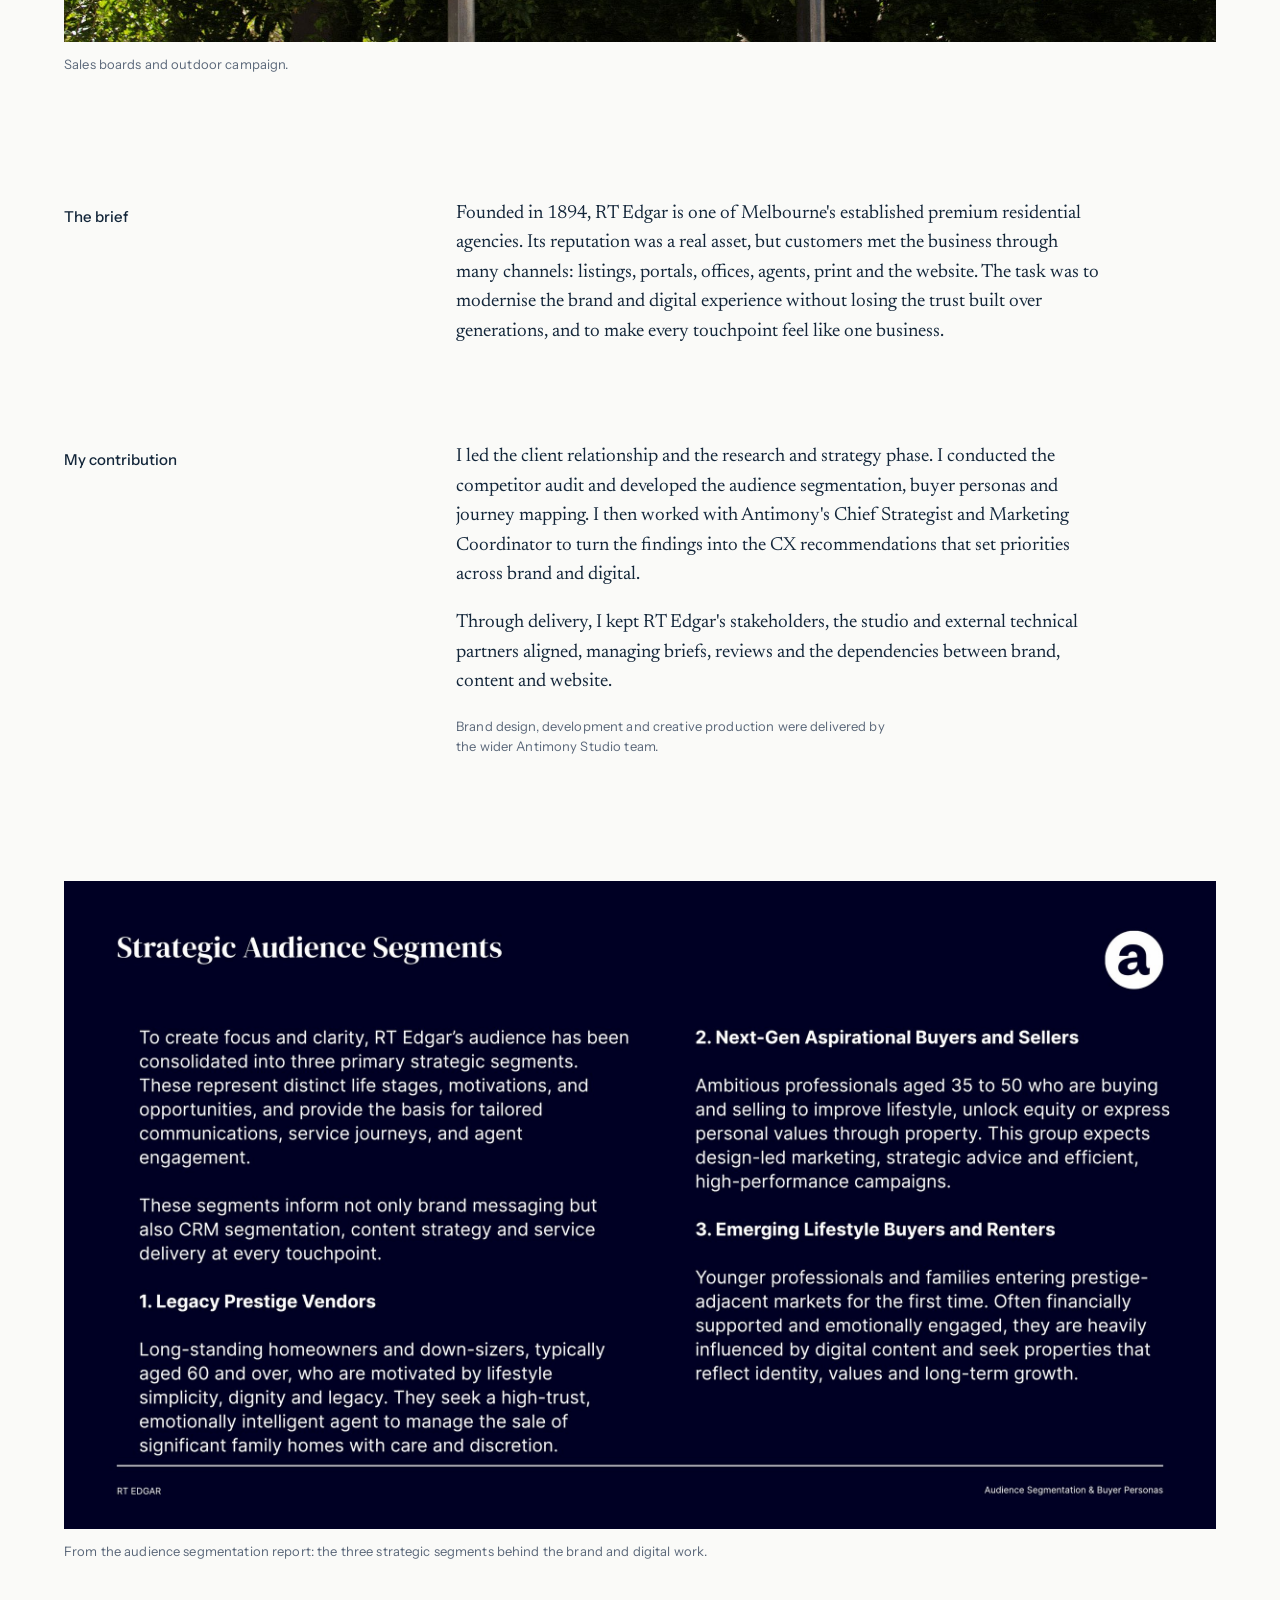
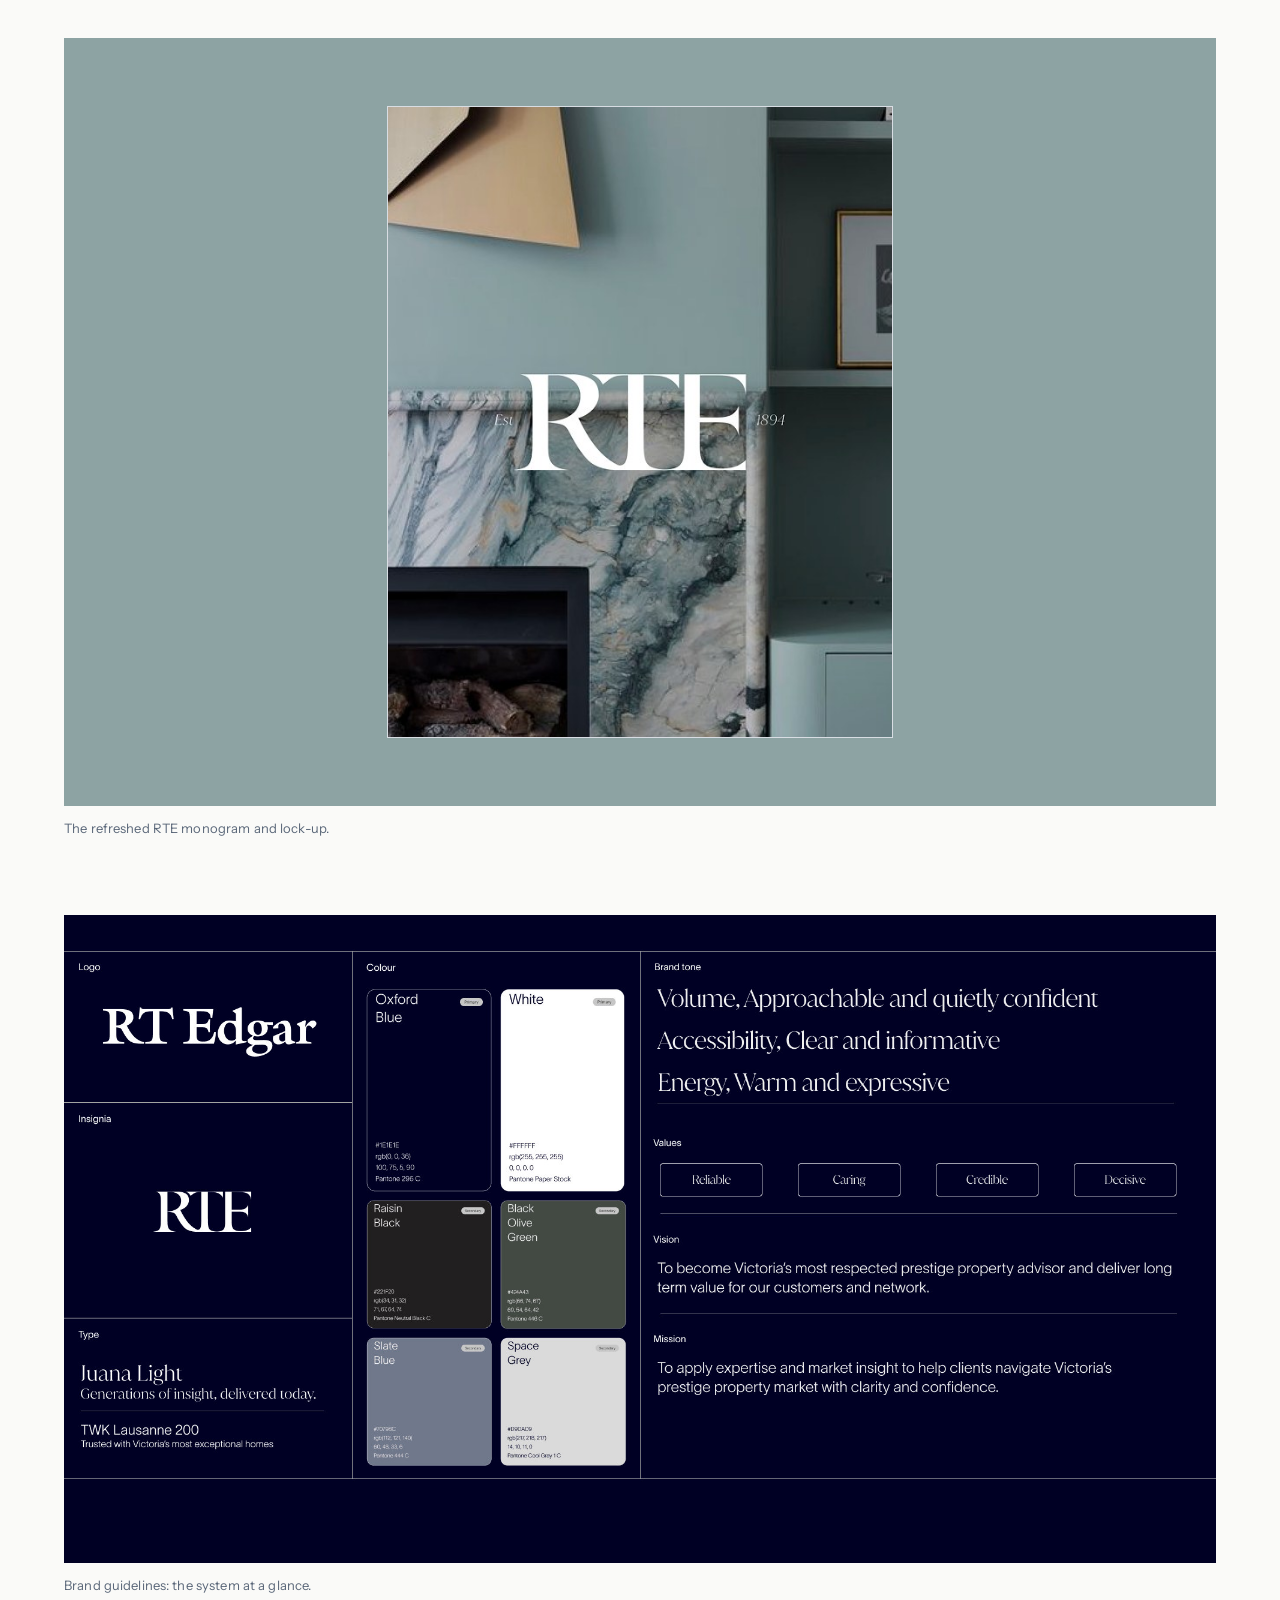
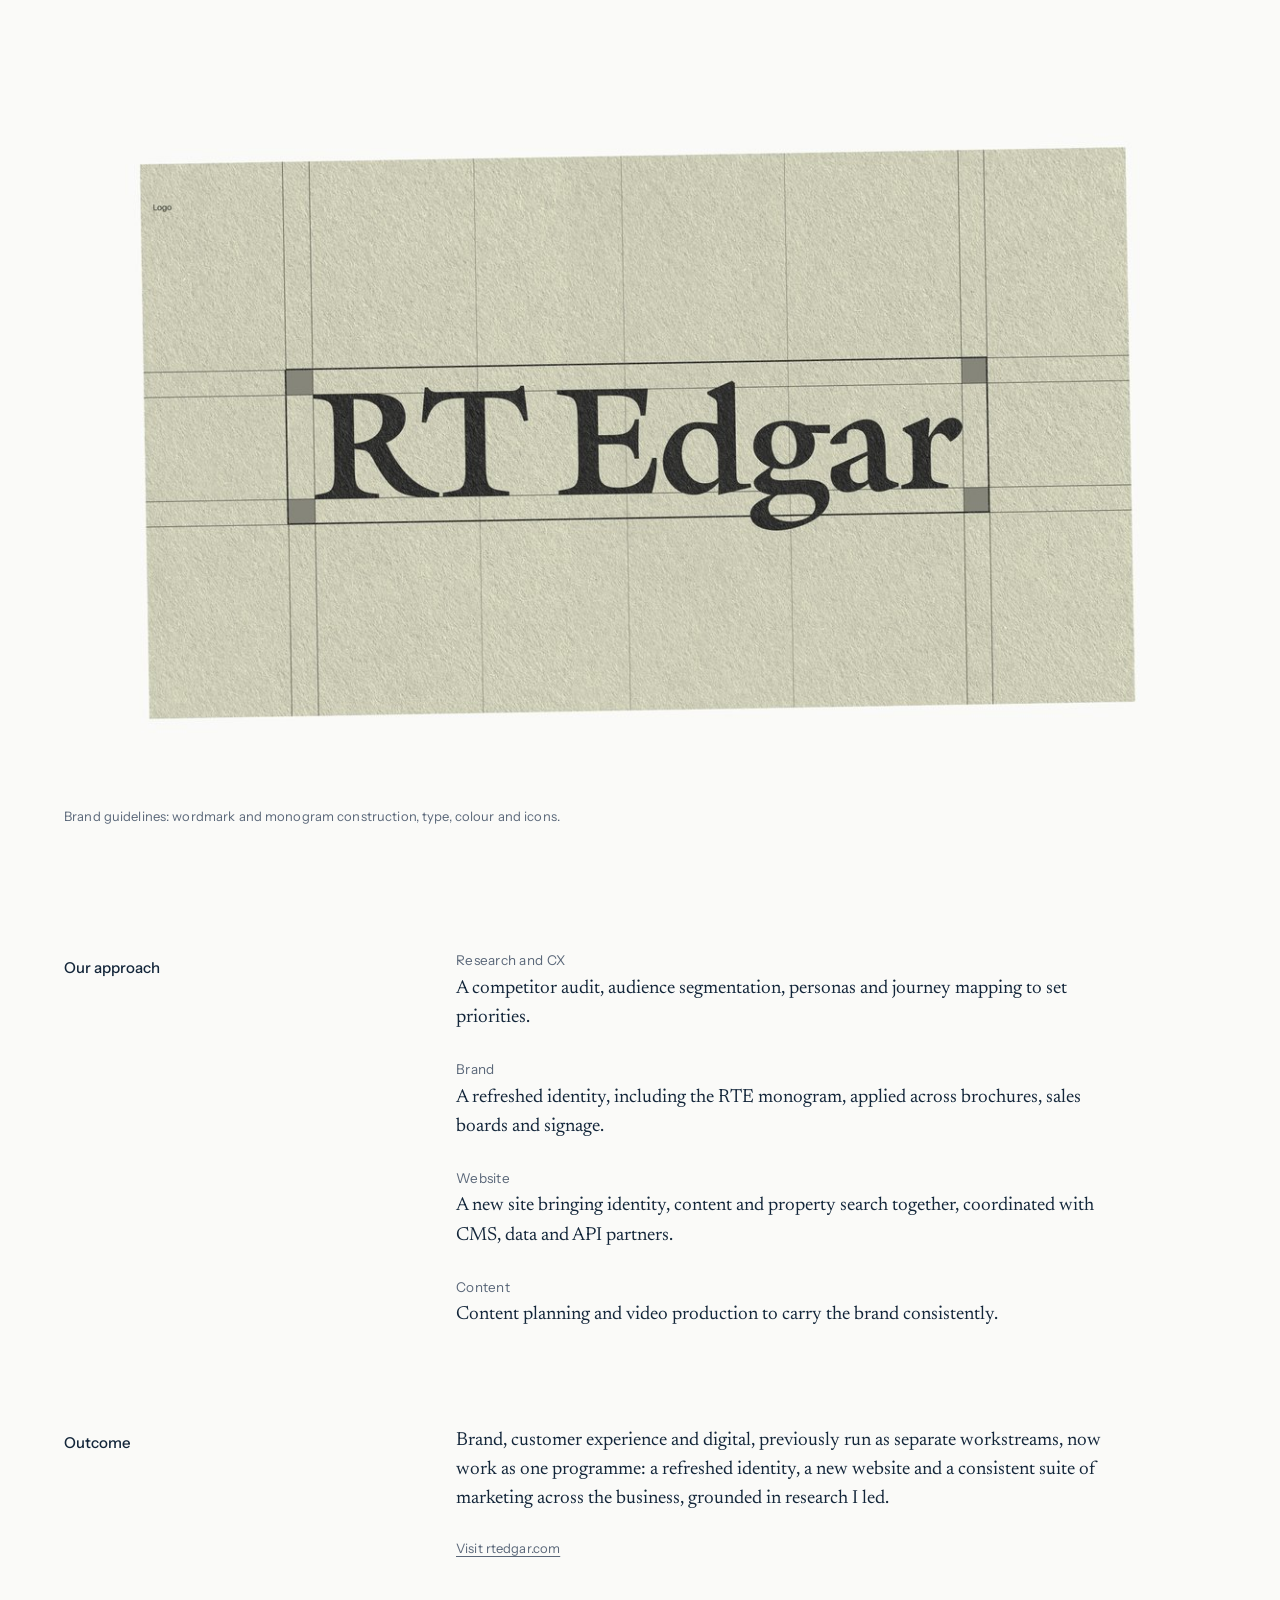
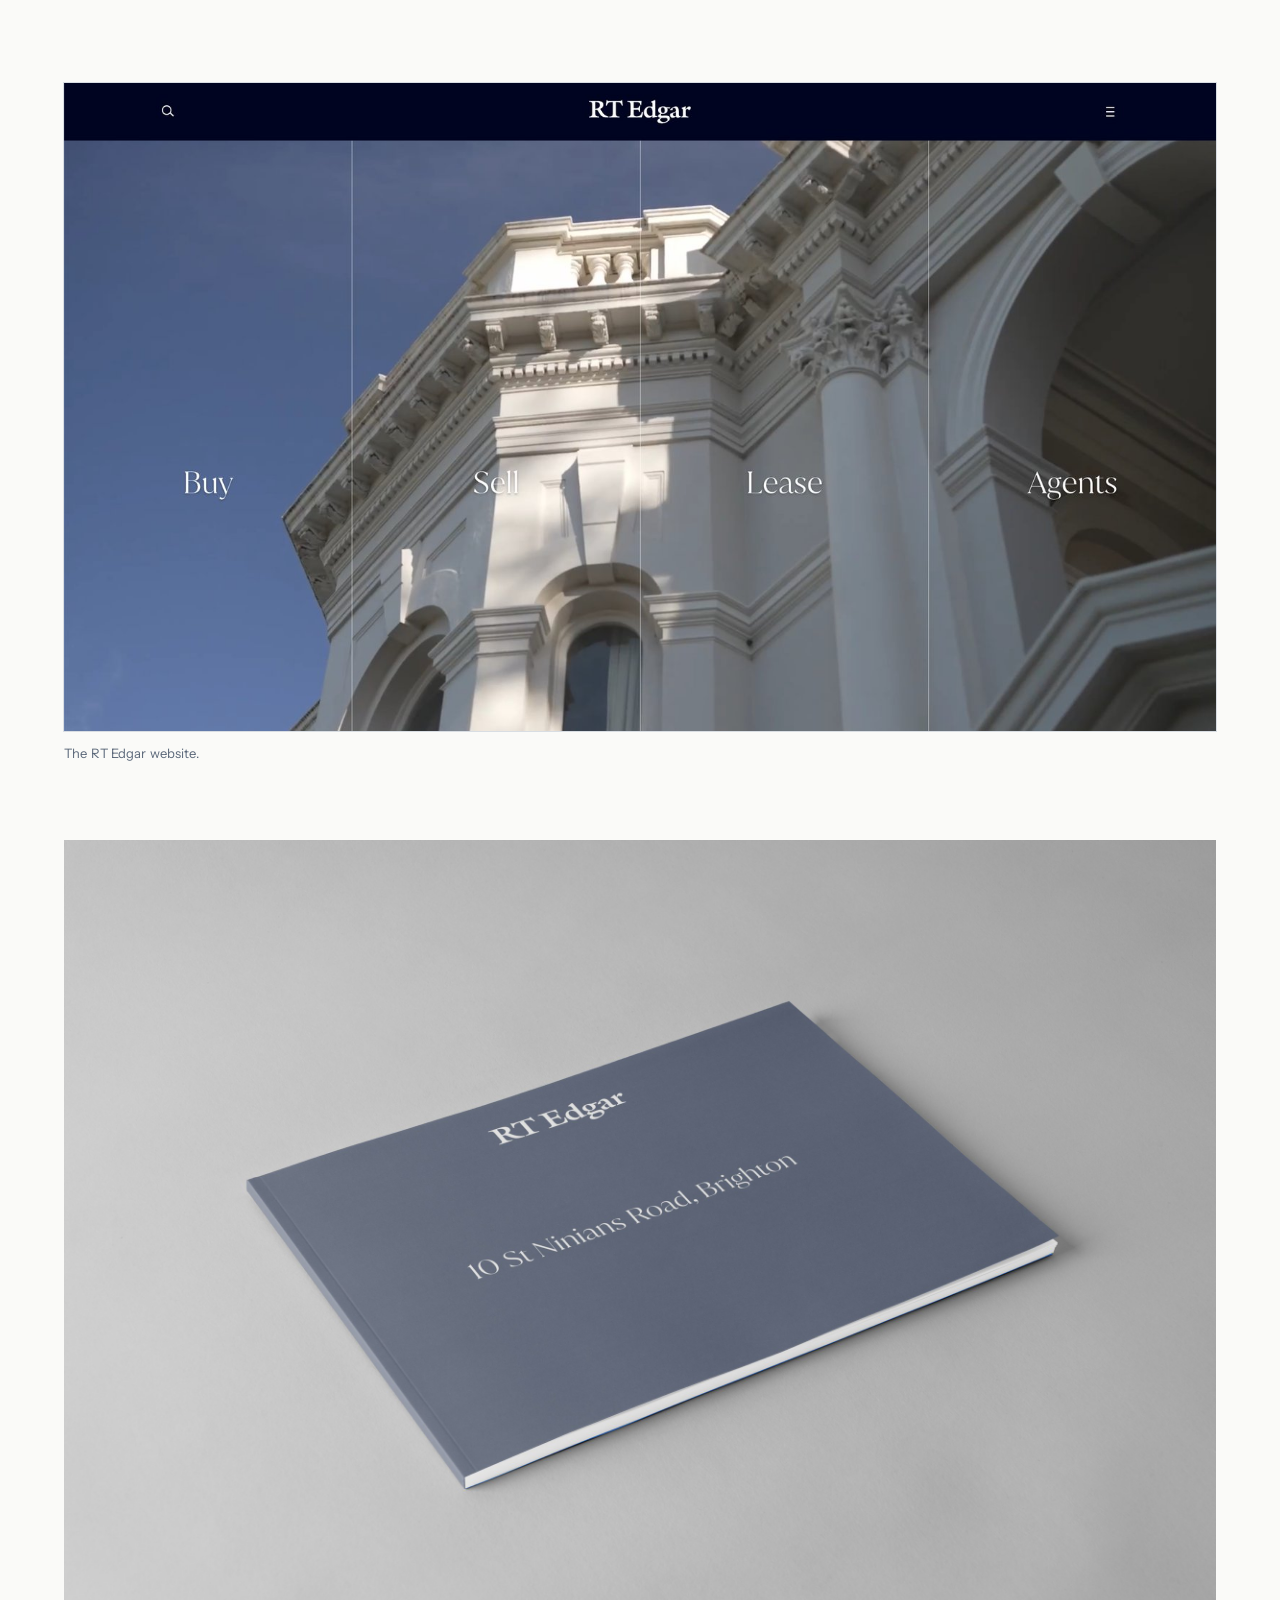
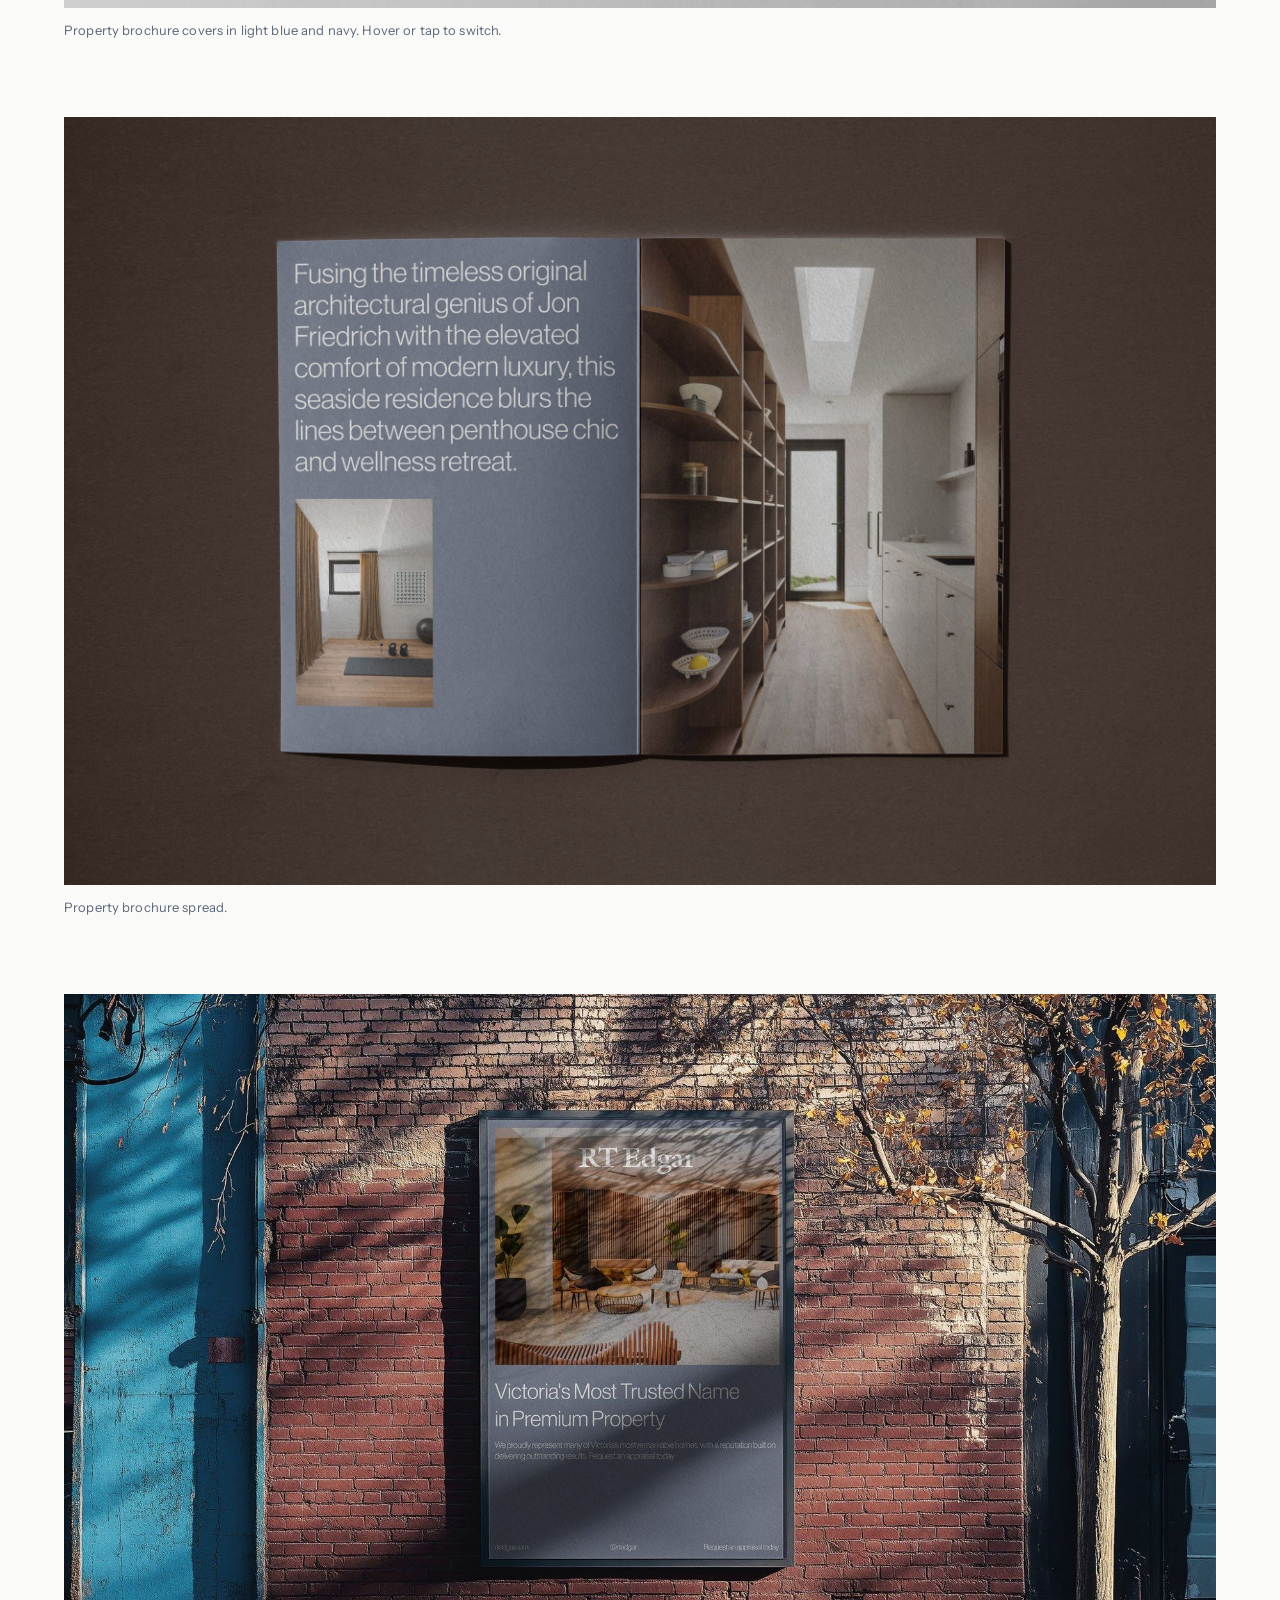
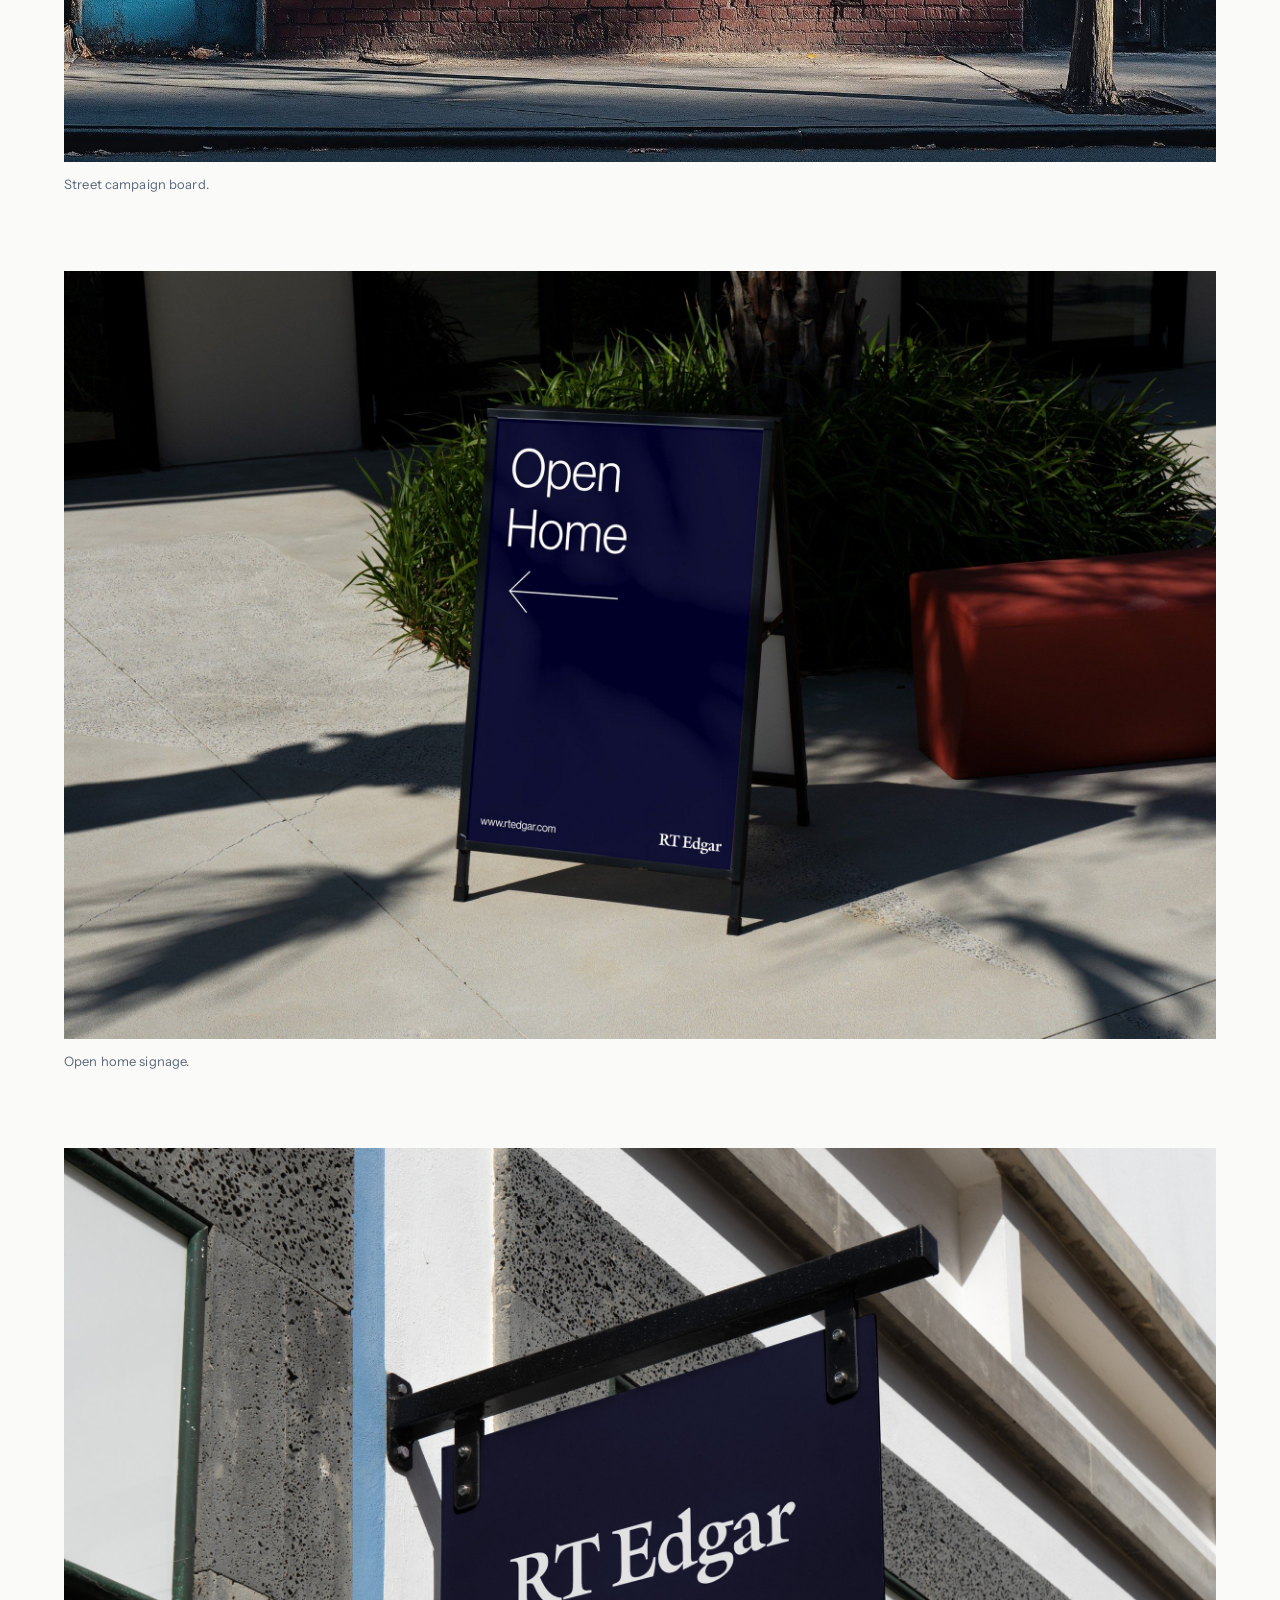
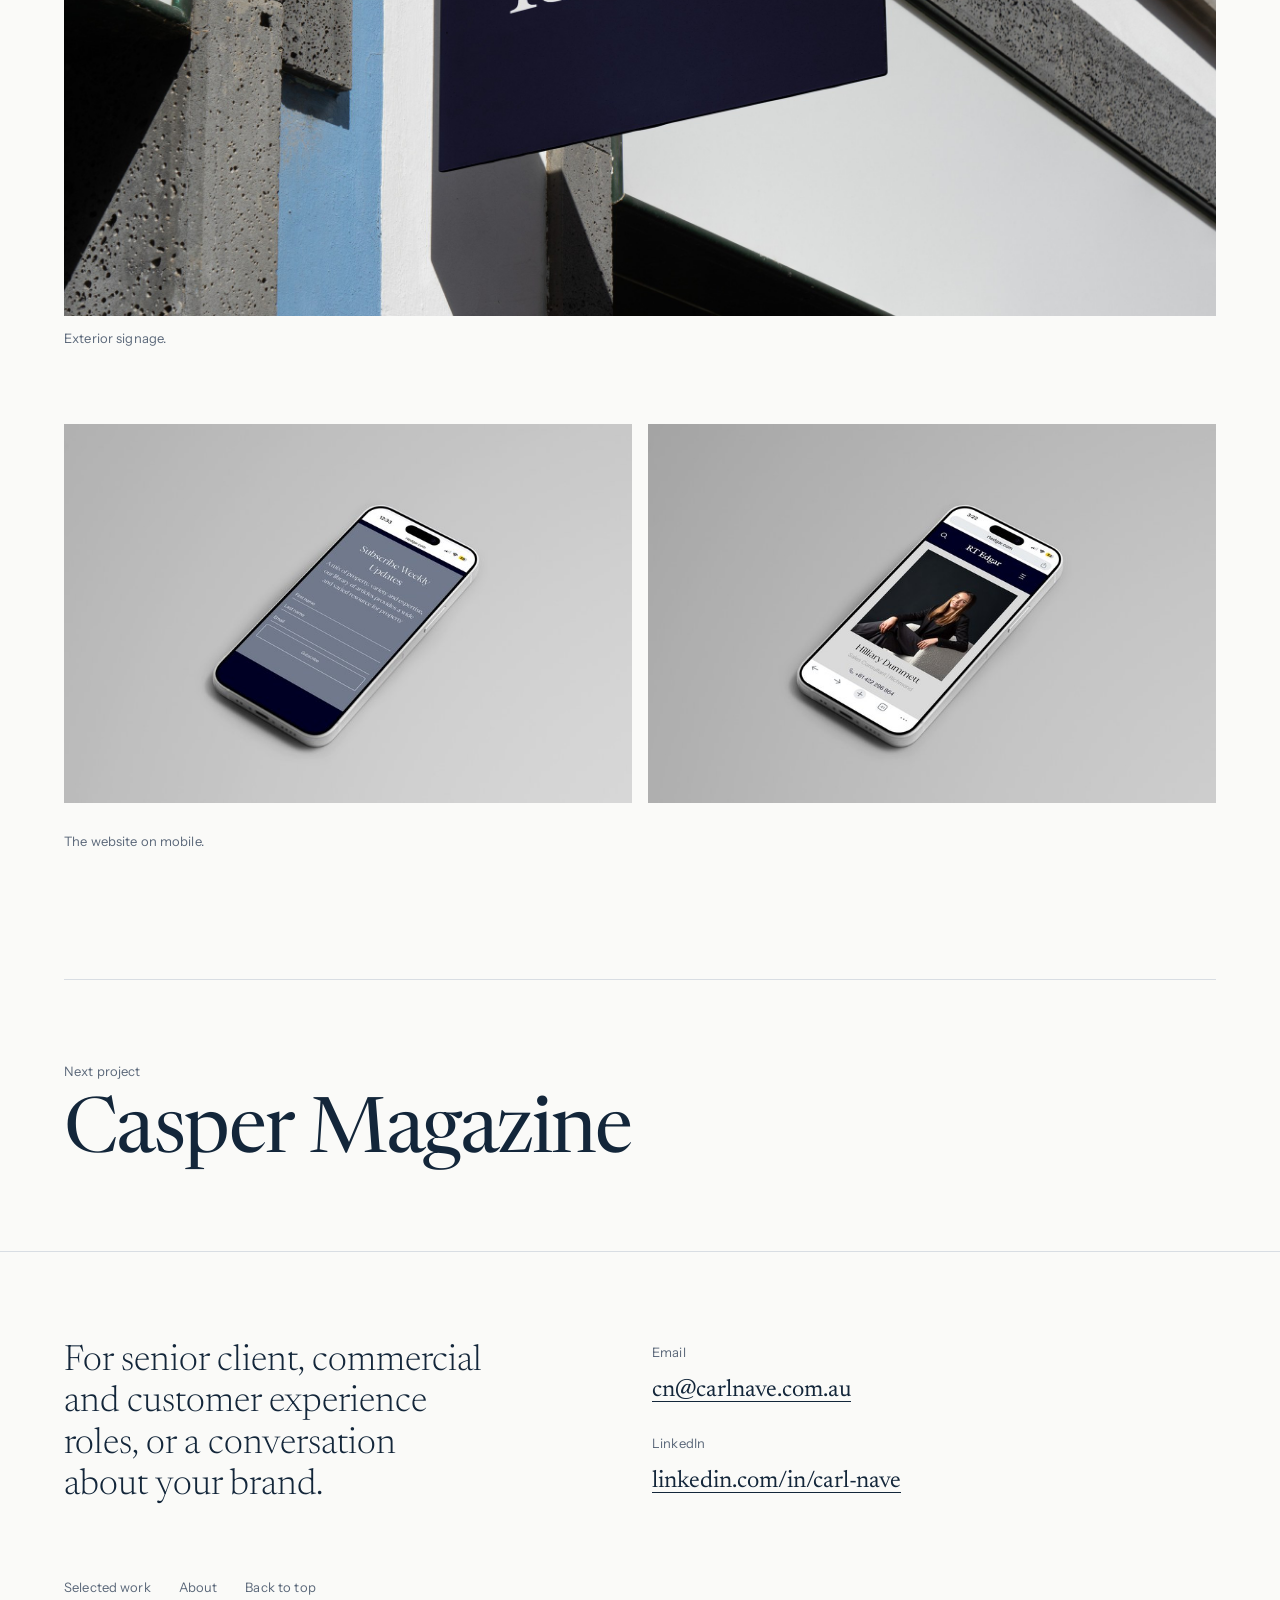
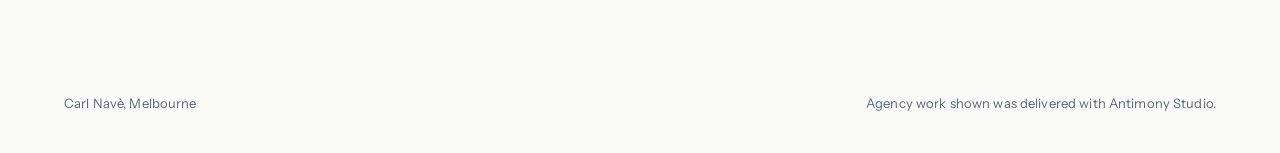
<file: work/rt-edgar.html>
<!doctype html>
<html lang="en-AU">
<head>
<meta charset="utf-8">
<meta name="viewport" content="width=device-width, initial-scale=1, viewport-fit=cover">
<title>RT Edgar | Carl Navè</title>
<meta name="claude:viewport-fit-sides" content="cover">
<meta name="description" content="Client leadership across an integrated brand, customer experience and digital programme for Melbourne real estate group RT Edgar, delivered with Antimony Studio.">
<meta property="og:type" content="article">
<meta property="og:title" content="RT Edgar | Carl Navè">
<meta property="og:description" content="Client leadership across an integrated brand, customer experience and digital programme for Melbourne real estate group RT Edgar, delivered with Antimony Studio.">
<link rel="preconnect" href="https://fonts.googleapis.com">
<link rel="preconnect" href="https://fonts.gstatic.com" crossorigin>
<link rel="stylesheet" href="https://fonts.googleapis.com/css2?family=Instrument+Sans:wght@400;500&family=Newsreader:ital,opsz,wght@0,6..72,300;0,6..72,400;1,6..72,300&display=swap">
<link rel="stylesheet" href="../assets/css/main.css?v=202611191225">
</head>
<body id="top">
<a class="skip" href="#main">Skip to content</a>

<div class="wrap">
  <header class="site-head">
    <a class="wordmark" href="../"><span class="wordmark-name">Carl Navè</span><span class="wordmark-sub"><span>Client Leadership</span><span class="sep"> | </span><span>Commercial Development</span><span class="sep"> &amp; </span><span>Customer Experience</span></span></a>
    <nav class="site-nav" aria-label="Main">
      <a href="../#work" aria-current="page">Work</a>
      <a href="../about.html">About</a>
      <a href="#contact">Contact</a>
    </nav>
  </header>
</div>

<main id="main" class="layout-interleaved">
  <div class="wrap">
    <header class="cs-head">
      <a class="cs-back" href="../#work">Selected work</a>
      <h1>RT Edgar</h1>
      <p class="cs-disciplines">Brand Transformation | Customer Experience | Digital Strategy &amp; Delivery</p>
      <p class="thesis">An established real estate group, reimagined for a changing market</p>
    </header>

    <dl class="cs-meta">
      <div><dt>Client</dt><dd>RT Edgar, real estate, Melbourne</dd></div>
      <div><dt>Engagement</dt><dd>From September 2024</dd></div>
      <div><dt>My role</dt><dd>Account Director, then Client Services Director, Antimony Studio</dd></div>
      <div class="is-outcome"><dt>Outcome</dt><dd class="words">Customer research and strategy that shaped the new identity and website</dd></div>
      <div class="is-services"><dt>Services</dt><dd>Research, segmentation and journey mapping · CX strategy · Brand identity refresh · Website strategy, design and build · Content and video · Print, sales boards and signage</dd></div>
    </dl>

    <figure class="cs-figure">
      <div class="fade-seq">
        <img src="../assets/img/rt-edgar/boards-1-800.jpg" srcset="../assets/img/rt-edgar/boards-1-800.jpg 800w, ../assets/img/rt-edgar/boards-1.jpg 1920w" sizes="(max-width: 1440px) 100vw, 1360px" width="1920" height="1280" alt="RT Edgar sales board in a garden setting">
        <img src="../assets/img/rt-edgar/boards-2-800.jpg" srcset="../assets/img/rt-edgar/boards-2-800.jpg 800w, ../assets/img/rt-edgar/boards-2.jpg 1920w" sizes="(max-width: 1440px) 100vw, 1360px" width="1920" height="1280" alt="Double-sided RT Edgar street billboard" loading="lazy">
        <img src="../assets/img/rt-edgar/boards-3-800.jpg" srcset="../assets/img/rt-edgar/boards-3-800.jpg 800w, ../assets/img/rt-edgar/boards-3.jpg 1920w" sizes="(max-width: 1440px) 100vw, 1360px" width="1920" height="1280" alt="RT Edgar campaign board in the street" loading="lazy">
      </div>
      <figcaption class="meta-label">Sales boards and outdoor campaign.</figcaption>
    </figure>

    <section class="cs-section" aria-labelledby="context">
      <h2 id="context">The brief</h2>
      <div class="body">
        <p>Founded in 1894, RT Edgar is one of Melbourne's established premium residential agencies. Its reputation was a real asset, but customers met the business through many channels: listings, portals, offices, agents, print and the website. The task was to modernise the brand and digital experience without losing the trust built over generations, and to make every touchpoint feel like one business.</p>
      </div>
    </section>

    <section class="cs-section" aria-labelledby="contribution">
      <h2 id="contribution">My contribution</h2>
      <div class="body">
        <p>I led the client relationship and the research and strategy phase. I conducted the competitor audit and developed the audience segmentation, buyer personas and journey mapping. I then worked with Antimony's Chief Strategist and Marketing Coordinator to turn the findings into the CX recommendations that set priorities across brand and digital.</p>
        <p>Through delivery, I kept RT Edgar's stakeholders, the studio and external technical partners aligned, managing briefs, reviews and the dependencies between brand, content and website.</p>
        <p class="credit meta-label">Brand design, development and creative production were delivered by the wider Antimony Studio team.</p>
      </div>
    </section>

    <figure class="cs-figure fig-single shape-screen">
      <img src="../assets/img/rt-edgar/audience-segments-800.jpg" srcset="../assets/img/rt-edgar/audience-segments-800.jpg 800w, ../assets/img/rt-edgar/audience-segments.jpg 2400w" sizes="(max-width: 1440px) 100vw, 1360px" width="2400" height="1350" alt="A page from the RT Edgar audience segmentation report, setting out three strategic segments: Legacy Prestige Vendors, Next-Gen Aspirational Buyers and Sellers, and Emerging Lifestyle Buyers and Renters" loading="lazy">
      <figcaption class="meta-label">From the audience segmentation report: the three strategic segments behind the brand and digital work.</figcaption>
    </figure>

    <figure class="cs-figure fig-single">
      <div class="panel panel-rte"><img src="../assets/img/rt-edgar/monogram-fireplace.jpg" width="578" height="722" alt="The refreshed RTE monogram, with Est 1894, over an interior with a marble fireplace" loading="lazy"></div>
      <figcaption class="meta-label">The refreshed RTE monogram and lock-up.</figcaption>
    </figure>

    <figure class="cs-figure fig-single shape-screen">
      <img src="../assets/img/rt-edgar/guide-overview-800.jpg" srcset="../assets/img/rt-edgar/guide-overview-800.jpg 800w, ../assets/img/rt-edgar/guide-overview.jpg 1920w" sizes="(max-width: 1440px) 100vw, 1360px" width="1920" height="1080" alt="RT Edgar brand guidelines overview: wordmark, RTE monogram, colour palette, typefaces and brand tone" loading="lazy">
      <figcaption class="meta-label">Brand guidelines: the system at a glance.</figcaption>
    </figure>

    <figure class="cs-figure fig-single float">
      <video class="loop-video guides-video" src="../assets/img/rt-edgar/brand-guides.mp4" poster="../assets/img/rt-edgar/brand-guides-poster.jpg" width="1200" height="752" muted loop playsinline preload="none" aria-label="Animated sequence of RT Edgar brand guideline cards: wordmark and monogram construction, icons, typography, colour palette and accessibility"></video>
      <figcaption class="meta-label">Brand guidelines: wordmark and monogram construction, type, colour and icons.</figcaption>
    </figure>

    <section class="cs-section" aria-labelledby="approach">
      <h2 id="approach">Our approach</h2>
      <div class="body">
        <ul class="points">
          <li><span class="point-label">Research and CX</span>A competitor audit, audience segmentation, personas and journey mapping to set priorities.</li>
          <li><span class="point-label">Brand</span>A refreshed identity, including the RTE monogram, applied across brochures, sales boards and signage.</li>
          <li><span class="point-label">Website</span>A new site bringing identity, content and property search together, coordinated with CMS, data and API partners.</li>
          <li><span class="point-label">Content</span>Content planning and video production to carry the brand consistently.</li>
        </ul>
      </div>
    </section>

    <section class="cs-section" aria-labelledby="outcome">
      <h2 id="outcome">Outcome</h2>
      <div class="body">
        <p>Brand, customer experience and digital, previously run as separate workstreams, now work as one programme: a refreshed identity, a new website and a consistent suite of marketing across the business, grounded in research I led.</p>
        <p class="meta-label visit"><a href="https://www.rtedgar.com/" target="_blank" rel="noopener">Visit rtedgar.com</a></p>
      </div>
    </section>

    <figure class="cs-figure fig-single">
      <video class="scroll-video loop-video" src="../assets/img/rt-edgar/website-scroll.mp4" poster="../assets/img/rt-edgar/website-scroll-poster.jpg" width="1600" height="900" muted loop playsinline preload="none" aria-label="A slow scroll through the RT Edgar website home page: Buy, Sell, Lease and Agents, property search, the 130 years story, featured properties, appraisals, news and the footer"></video>
      <figcaption class="meta-label">The RT Edgar website.</figcaption>
    </figure>
    
    <figure class="cs-figure fig-single shape-wide">
      <div class="swap" tabindex="0" role="group" aria-label="Brochure covers: hover or tap to switch colour">
        <img src="../assets/img/rt-edgar/brochure-blue-800.jpg" srcset="../assets/img/rt-edgar/brochure-blue-800.jpg 800w, ../assets/img/rt-edgar/brochure-blue.jpg 2400w" sizes="(max-width: 1440px) 100vw, 1360px" width="2400" height="1600" alt="RT Edgar property brochure with a pale blue cover" loading="lazy">
        <img src="../assets/img/rt-edgar/brochure-navy-800.jpg" srcset="../assets/img/rt-edgar/brochure-navy-800.jpg 800w, ../assets/img/rt-edgar/brochure-navy.jpg 2400w" sizes="(max-width: 1440px) 100vw, 1360px" width="2400" height="1600" alt="RT Edgar property brochure with a navy cover" loading="lazy">
      </div>
      <figcaption class="meta-label">Property brochure covers in light blue and navy. Hover or tap to switch.</figcaption>
    </figure>

    <figure class="cs-figure fig-single shape-wide">
      <img src="../assets/img/rt-edgar/spread-hero-800.jpg" srcset="../assets/img/rt-edgar/spread-hero-800.jpg 800w, ../assets/img/rt-edgar/spread-hero.jpg 2400w" sizes="(max-width: 1440px) 100vw, 1360px" width="2400" height="1600" alt="An open RT Edgar property brochure: a feature statement on blue beside a full-page interior photograph" loading="lazy">
      <figcaption class="meta-label">Property brochure spread.</figcaption>
    </figure>

    <figure class="cs-figure fig-single shape-wide">
      <img src="../assets/img/rt-edgar/board-street-800.jpg" srcset="../assets/img/rt-edgar/board-street-800.jpg 800w, ../assets/img/rt-edgar/board-street.jpg 1800w" sizes="(max-width: 1440px) 100vw, 1360px" width="1800" height="1200" alt="An RT Edgar campaign board on a red brick wall in a Melbourne street" loading="lazy">
      <figcaption class="meta-label">Street campaign board.</figcaption>
    </figure>

    <figure class="cs-figure fig-single shape-wide">
      <img src="../assets/img/rt-edgar/stand-navy-800.jpg" srcset="../assets/img/rt-edgar/stand-navy-800.jpg 800w, ../assets/img/rt-edgar/stand-navy.jpg 2400w" sizes="(max-width: 1440px) 100vw, 1360px" width="2400" height="1600" alt="A navy RT Edgar open home A-frame on a footpath" loading="lazy">
      <figcaption class="meta-label">Open home signage.</figcaption>
    </figure>

    <figure class="cs-figure fig-single shape-wide">
      <img src="../assets/img/rt-edgar/sign-hanging-800.jpg" srcset="../assets/img/rt-edgar/sign-hanging-800.jpg 800w, ../assets/img/rt-edgar/sign-hanging.jpg 2400w" sizes="(max-width: 1440px) 100vw, 1360px" width="2400" height="1600" alt="A hanging RT Edgar sign in navy with the white wordmark, on a concrete building" loading="lazy">
      <figcaption class="meta-label">Exterior signage.</figcaption>
    </figure>

    <figure class="cs-figure fig-pair shape-wide">
      <img src="../assets/img/rt-edgar/website-home-800.jpg" srcset="../assets/img/rt-edgar/website-home-800.jpg 800w, ../assets/img/rt-edgar/website-home.jpg 2400w" sizes="(max-width: 600px) 50vw, 680px" width="2400" height="1600" alt="The new RT Edgar website on a phone" loading="lazy">
      <img src="../assets/img/rt-edgar/website-agent-800.jpg" srcset="../assets/img/rt-edgar/website-agent-800.jpg 800w, ../assets/img/rt-edgar/website-agent.jpg 2400w" sizes="(max-width: 600px) 50vw, 680px" width="2400" height="1600" alt="An agent profile page on the RT Edgar website" loading="lazy">
      <figcaption class="meta-label">The website on mobile.</figcaption>
    </figure>

    <nav class="cs-next" aria-label="Next project">
      <a href="casper-magazine.html">
        <span class="meta-label">Next project</span>
        <span class="next-name">Casper Magazine</span>
      </a>
    </nav>
  </div>
</main>

<footer class="site-foot" id="contact">
  <div class="wrap">
    <div class="contact">
      <h2>For senior client, commercial and customer experience roles, or a conversation about your brand.</h2>
      <ul>
        <li><span class="meta-label">Email</span><a href="mailto:cn@carlnave.com.au">cn@carlnave.com.au</a></li>
        <li><span class="meta-label">LinkedIn</span><a href="https://www.linkedin.com/in/carl-nave/" target="_blank" rel="noopener">linkedin.com/in/carl-nave</a></li>
      </ul>
    </div>
    <nav class="foot-nav meta-label" aria-label="Footer">
      <a href="../#work">Selected work</a>
      <a href="../about.html">About</a>
      <a href="#top">Back to top</a>
    </nav>
    <div class="colophon meta-label">
      <span><a href="../">Carl Navè, Melbourne</a></span>
      <span>Agency work shown was delivered with Antimony Studio.</span>
    </div>
  </div>
</footer>
<script src="../assets/js/media.js" defer></script>
</body>
</html>
</file>
<file: assets/css/main.css>
/* Carl Navè | Selected Work
   Layout concept: a one-colour printed monograph. Navy ink on white paper,
   full-colour project imagery, a serif voice for ideas and a sans for facts. */

:root {
  /* Colour */
  --paper: #FAFAF8;      /* page */
  --ink: #13263A;        /* navy ink, carried over from the Selected Work PDF */
  --ink-soft: #5A6779;   /* secondary text */
  --rule: #D8DDE3;       /* hairlines */
  --tint: #ECEFF2;       /* image placeholders */
  --night: #050505;      /* black panels for brand marks */

  /* Type */
  --serif: "Newsreader", "Iowan Old Style", "Palatino Linotype", Georgia, serif;
  --sans: "Instrument Sans", "Helvetica Neue", Arial, sans-serif;

  /* Scale (1.25 ratio, rounded) */
  --t-xs: 0.8125rem;
  --t-sm: 0.9375rem;
  --t-body: 1.1875rem;
  --t-lg: 1.5rem;
  --t-xl: clamp(1.75rem, 3vw, 2.25rem);
  --t-display: clamp(2.5rem, 6vw, 5rem);
  --t-title: clamp(3rem, 9vw, 7.5rem);

  /* Space */
  --gutter: clamp(20px, 5vw, 72px);
  --section: clamp(4.5rem, 10vw, 9rem);
  --max: 1360px;

  color-scheme: light;
}

*, *::before, *::after { box-sizing: border-box; }

html { -webkit-text-size-adjust: 100%; }

body {
  margin: 0;
  background: var(--paper);
  color: var(--ink);
  font-family: var(--serif);
  font-size: var(--t-body);
  line-height: 1.55;
  font-optical-sizing: auto;
  text-rendering: optimizeLegibility;
  -webkit-font-smoothing: antialiased;
}

img { display: block; max-width: 100%; height: auto; }

a { color: inherit; text-decoration-thickness: 1px; text-underline-offset: 0.2em; }
a:hover { text-decoration-thickness: 2px; }
:focus-visible { outline: 2px solid var(--ink); outline-offset: 4px; }

.skip {
  position: absolute; left: -9999px; top: 0;
  background: var(--ink); color: var(--paper);
  padding: 0.75rem 1rem; font-family: var(--sans); font-size: var(--t-sm);
}
.skip:focus { left: max(var(--gutter), env(safe-area-inset-left, 0px)); }

/* Page frame */
.wrap {
  width: 100%;
  max-width: calc(var(--max) + 2 * var(--gutter));
  margin-inline: auto;
  padding-left: max(var(--gutter), env(safe-area-inset-left, 0px));
  padding-right: max(var(--gutter), env(safe-area-inset-right, 0px));
}

/* Header */
.site-head {
  display: flex;
  justify-content: space-between;
  align-items: baseline;
  gap: 1.5rem;
  padding-block: 1.75rem;
}
.wordmark {
  font-family: var(--serif);
  text-decoration: none;
  display: inline-flex;
  flex-direction: column;
  gap: 0.5rem;
}
.wordmark-name {
  font-size: 1.7rem;
  line-height: 1;
  letter-spacing: 0.01em;
}
.wordmark-sub {
  font-family: var(--sans);
  font-size: var(--t-xs, 0.75rem);
  letter-spacing: 0.02em;
  color: var(--ink-soft);
}
@media (max-width: 760px) {
  /* On phones: name and positioning as a lockup divided by a fine rule, menu on its own row beneath */
  .site-head { flex-wrap: wrap; align-items: flex-start; row-gap: 1rem; }
  .wordmark { flex-direction: row; align-items: center; gap: 0.9rem; }
  .wordmark-name { font-size: 1.85rem; }
  .wordmark-sub { border-left: 1px solid var(--ink-soft); padding-left: 0.9rem; font-size: 0.66rem; line-height: 1.45; }
  .wordmark-sub > span { display: block; }
  .wordmark-sub > .sep { display: none; }
  .site-nav { flex-basis: 100%; border-top: 1px solid var(--rule); padding-top: 0.75rem; justify-content: flex-start; gap: 1.75rem; }
}
@media (max-width: 370px) {
  .wordmark-name { font-size: 1.6rem; }
  .wordmark { gap: 0.7rem; }
  .wordmark-sub { padding-left: 0.7rem; font-size: 0.62rem; }
}
.site-nav { display: flex; gap: clamp(1rem, 3vw, 2.25rem); }
.site-nav a {
  font-family: var(--sans);
  font-size: var(--t-sm);
  text-decoration: none;
  color: var(--ink-soft);
}
.site-nav a:hover, .site-nav a[aria-current="page"] { color: var(--ink); text-decoration: underline; }

/* Shared type */
.sans { font-family: var(--sans); }
.meta-label {
  font-family: var(--sans);
  font-size: var(--t-xs);
  color: var(--ink-soft);
  letter-spacing: 0.01em;
}
h1, h2, h3 { font-weight: 300; text-wrap: balance; margin: 0; }

/* Home: opening statement */
.intro { padding-block: clamp(3rem, 9vw, 8rem) clamp(2rem, 4vw, 3rem); }
.intro h1 {
  font-size: var(--t-display);
  line-height: 1.04;
  letter-spacing: -0.02em;
  max-width: 21ch;
}
.intro-foot {
  display: grid;
  grid-template-columns: repeat(12, minmax(0, 1fr));
  gap: 1.5rem;
  margin-top: clamp(2.5rem, 6vw, 5rem);
  padding-top: clamp(2rem, 4vw, 3rem);
  border-top: 1px solid var(--rule);
}
.intro-foot .positioning { grid-column: 1 / span 4; }
.intro-foot p.lede {
  grid-column: 6 / span 7;
  margin: 0;
  max-width: 34em;
}

/* Home: work index */
.work-index { display: grid; grid-template-columns: minmax(0, 1fr); gap: var(--section); padding-bottom: var(--section); }
.work-intro { display: grid; grid-template-columns: repeat(12, minmax(0, 1fr)); gap: 1.5rem; }
.work-intro h2 { grid-column: 1 / span 4; font-family: var(--sans); font-size: var(--t-sm); font-weight: 500; padding-top: 0.35rem; }
.work-intro p { grid-column: 6 / span 7; margin: 0; max-width: 34em; }
@media (max-width: 960px) { .work-intro h2, .work-intro p { grid-column: 1 / -1; } .work-intro { gap: 0.6rem; } }

.project a { text-decoration: none; display: block; }
.project-media { display: grid; gap: clamp(8px, 1.2vw, 16px); }
.project-media.pair { grid-template-columns: 1fr 1fr; }
.project-media img { width: 100%; height: 100%; object-fit: cover; }
.project-media .tall { aspect-ratio: 4 / 5; }

.project-caption {
  display: grid;
  grid-template-columns: repeat(12, minmax(0, 1fr));
  gap: 1.5rem;
  margin-top: 1.5rem;
  align-items: baseline;
}
.project-caption h3 {
  grid-column: 1 / span 4;
  font-size: var(--t-xl);
  line-height: 1.1;
  letter-spacing: -0.01em;
}
.project-caption .summary {
  grid-column: 6 / span 5;
  margin: 0;
  color: var(--ink);
}
.project-caption .sector {
  grid-column: 11 / span 2;
  text-align: right;
}
.project a:hover h3 { text-decoration: underline; text-decoration-thickness: 1px; text-underline-offset: 0.15em; }

/* Placeholders for imagery still to be supplied */
.placeholder {
  background: var(--tint);
  display: grid;
  place-items: center;
  aspect-ratio: 16 / 9;
  padding: 1.5rem;
  text-align: center;
  font-family: var(--sans);
  font-size: var(--t-xs);
  color: var(--ink-soft);
}
.placeholder.tall { aspect-ratio: 4 / 5; }
.placeholder.square { aspect-ratio: 1 / 1; }

/* Footer and contact */
.site-foot {
  border-top: 1px solid var(--rule);
  padding-block: clamp(3rem, 7vw, 6rem) 2.5rem;
}
.contact {
  display: grid;
  grid-template-columns: repeat(12, minmax(0, 1fr));
  gap: 1.5rem;
}
.contact h2 {
  grid-column: 1 / span 5;
  font-size: var(--t-xl);
  line-height: 1.15;
}
.contact ul {
  grid-column: 7 / span 6;
  list-style: none; margin: 0; padding: 0;
  display: grid; gap: 1rem;
}
.contact li { display: grid; gap: 0.15rem; }
.contact a { font-size: var(--t-lg); }
.colophon {
  display: flex; justify-content: space-between; flex-wrap: wrap; gap: 1rem;
  margin-top: clamp(3rem, 7vw, 6rem);
}

/* Case study */
.draft-note {
  font-family: var(--sans);
  font-size: var(--t-xs);
  color: var(--ink-soft);
  background: var(--tint);
  padding: 0.6rem 0.9rem;
  margin-top: 0.5rem;
}

.cs-head { padding-block: clamp(2.5rem, 7vw, 6rem) clamp(2rem, 5vw, 4rem); }
.cs-back { font-family: var(--sans); font-size: var(--t-sm); color: var(--ink-soft); text-decoration: none; }
.cs-back:hover { color: var(--ink); text-decoration: underline; }
.cs-head h1 {
  font-size: var(--t-title);
  line-height: 0.95;
  letter-spacing: -0.03em;
  margin-top: clamp(1.5rem, 4vw, 3rem);
}
.cs-head .thesis {
  font-size: var(--t-lg);
  line-height: 1.35;
  max-width: 30ch;
  margin: 1.5rem 0 0;
  color: var(--ink);
}

.cs-meta {
  display: grid;
  grid-template-columns: repeat(4, minmax(0, 1fr));
  gap: 1.5rem;
  margin: 0;
  padding-block: 1.25rem;
  border-block: 1px solid var(--rule);
}
.cs-meta div { min-width: 0; }
.cs-meta dt { font-family: var(--sans); font-size: var(--t-xs); color: var(--ink-soft); }
.cs-meta dd { margin: 0.35rem 0 0; font-family: var(--sans); font-size: var(--t-sm); line-height: 1.45; }

.cs-figure { margin: clamp(2.5rem, 6vw, 5rem) 0; }
.cs-figure figcaption { margin-top: 0.75rem; }

/* Image shapes. Images placed side by side always share one shape,
   so they render at exactly the same size. */
.fig-pair { display: grid; grid-template-columns: 1fr 1fr; gap: clamp(8px, 1.2vw, 16px); }
.fig-tiles { display: grid; grid-template-columns: repeat(6, minmax(0, 1fr)); gap: clamp(6px, 1vw, 12px); }
.fig-tiles.four { grid-template-columns: repeat(4, minmax(0, 1fr)); }
.fig-pair img, .fig-tiles img, .fig-single img { width: 100%; height: auto; object-fit: cover; }
.shape-tall img { aspect-ratio: 4 / 5; }
.shape-wide img { aspect-ratio: 3 / 2; }
.shape-square img { aspect-ratio: 1 / 1; }
.shape-pano img { aspect-ratio: 2 / 1; }
.shape-tile img { aspect-ratio: 2 / 3; }

/* A printed piece shown on a field of its own colour */
.panel {
  aspect-ratio: 3 / 2;
  display: grid; place-items: center;
  padding: 6%;
}
.panel img { height: 100%; width: auto; max-width: 100%; object-fit: contain; box-shadow: 0 18px 40px rgba(0, 0, 0, 0.28); }
.panel-rte { background: #8DA3A3; }

.cs-chapter {
  margin-top: clamp(3rem, 7vw, 6rem);
  padding-top: 1.25rem;
  display: grid;
  grid-template-columns: repeat(12, minmax(0, 1fr));
  gap: 1.5rem;
}
.cs-chapter .meta-label { grid-column: 1 / span 3; padding-top: 0.6rem; }
.cs-chapter h2 {
  grid-column: 5 / span 8;
  font-size: var(--t-xl);
  line-height: 1.1;
  letter-spacing: -0.01em;
}

.cs-section {
  display: grid;
  grid-template-columns: repeat(12, minmax(0, 1fr));
  gap: 1.5rem;
  padding-block: clamp(2rem, 4vw, 3rem);
}
.cs-section > h2 {
  grid-column: 1 / span 3;
  font-family: var(--sans);
  font-size: var(--t-sm);
  font-weight: 500;
  padding-top: 0.35rem;
}
.cs-section .body { grid-column: 5 / span 7; min-width: 0; }
.cs-section .body p { margin: 0 0 1em; max-width: 34em; }
.cs-section .body p:last-child { margin-bottom: 0; }

.role-list {
  list-style: none; margin: 1.5rem 0 0; padding: 0;
  border-top: 1px solid var(--rule);
}
.role-list li {
  padding-block: 0.7rem;
  border-bottom: 1px solid var(--rule);
  font-family: var(--sans);
  font-size: var(--t-sm);
}
.credit { margin-top: 1.25rem; }

.markets {
  list-style: none; margin: 0 0 2rem; padding: 0;
  font-size: var(--t-xl);
  line-height: 1.2;
  letter-spacing: -0.01em;
}

.cs-next {
  border-top: 1px solid var(--rule);
  margin-top: var(--section);
  padding-block: clamp(2.5rem, 6vw, 5rem);
}
.cs-next a { text-decoration: none; display: inline-block; }
.cs-next .next-name {
  display: block;
  font-size: var(--t-display);
  line-height: 1.05;
  letter-spacing: -0.02em;
  margin-top: 0.5rem;
}
.cs-next a:hover .next-name { text-decoration: underline; text-decoration-thickness: 1px; text-underline-offset: 0.12em; }

/* About */
.about { padding-block: clamp(3rem, 8vw, 7rem) var(--section); }
.about-grid { display: grid; grid-template-columns: repeat(12, minmax(0, 1fr)); gap: 1.5rem; }
.about-grid .portrait { grid-column: 1 / span 4; }
.about-grid .bio { grid-column: 6 / span 6; min-width: 0; }
.about-grid h1 { font-size: var(--t-xl); line-height: 1.15; margin-bottom: 1.5rem; }
.about-grid .bio p { margin: 0 0 1em; max-width: 34em; }
.about-grid .bio-sub {
  font-family: var(--sans);
  font-size: var(--t-sm);
  font-weight: 500;
  margin: 3rem 0 1rem;
  padding-top: 1.25rem;
  border-top: 1px solid var(--rule);
  max-width: 34em;
}

/* Tablet */
@media (max-width: 960px) {
  .intro-foot .positioning { grid-column: 1 / -1; }
  .intro-foot p.lede { grid-column: 1 / -1; }
  .project-caption h3 { grid-column: 1 / span 5; }
  .project-caption .summary { grid-column: 6 / -1; }
  .project-caption .sector { grid-column: 1 / -1; text-align: left; grid-row: 2; }
  .cs-meta { grid-template-columns: repeat(2, minmax(0, 1fr)); }
  .cs-section > h2 { grid-column: 1 / -1; }
  .cs-section .body { grid-column: 1 / -1; }
  .contact h2, .contact ul { grid-column: 1 / -1; }
  .about-grid .portrait { grid-column: 1 / span 5; }
  .about-grid .bio { grid-column: 1 / -1; }
}

/* Phone */
@media (max-width: 600px) {
  .site-head { flex-wrap: wrap; }
  .project-caption { grid-template-columns: 1fr; gap: 0.5rem; }
  .project-caption h3, .project-caption .summary, .project-caption .sector { grid-column: 1; grid-row: auto; }
  .fig-tiles { grid-template-columns: repeat(3, minmax(0, 1fr)); }
  .fig-tiles.four { grid-template-columns: repeat(2, minmax(0, 1fr)); }
  .cs-chapter .meta-label, .cs-chapter h2 { grid-column: 1 / -1; }
  .cs-meta { grid-template-columns: 1fr; }
  .about-grid .portrait { grid-column: 1 / -1; }
}

@media (prefers-reduced-motion: reduce) {
  * { scroll-behavior: auto !important; transition: none !important; animation: none !important; }
}

.shape-wide .placeholder { aspect-ratio: 3 / 2; }
.shape-tall .placeholder { aspect-ratio: 4 / 5; }
.project-media:not(.pair):not(.fig-tiles) { grid-template-columns: minmax(0, 1fr); }
.panel { width: 100%; min-width: 0; overflow: hidden; }
.panel img { min-height: 0; }

/* Tall signage pairs sit narrower so they do not dominate the page */
.cs-figure.fig-pair.shape-tile { width: min(100%, 860px); }

/* Revision: case study structure */
.visually-hidden { position: absolute !important; width: 1px; height: 1px; overflow: hidden; clip: rect(0 0 0 0); white-space: nowrap; }
.cs-disciplines {
  font-family: var(--sans);
  font-size: var(--t-sm);
  color: var(--ink-soft);
  margin: 1.25rem 0 0;
  max-width: 60ch;
}
.cs-head .thesis { margin-top: 1rem; }
.cs-sub {
  font-family: var(--sans);
  font-size: var(--t-sm);
  font-weight: 500;
  margin: 2rem 0 0.6rem;
}
.cs-section .body .cs-sub:first-child { margin-top: 0; }
.role-list.services { columns: 2; column-gap: 2rem; margin-top: 0; border-top: 0; }
.role-list.services li { break-inside: avoid; border-top: 1px solid var(--rule); border-bottom: 0; }
.cs-section .body .visit { margin-top: 1.5rem; }
.fig-tiles.five { grid-template-columns: repeat(5, minmax(0, 1fr)); }
.cs-chapter + .cs-section { padding-top: clamp(1.5rem, 3vw, 2.5rem); }
@media (max-width: 600px) {
  .role-list.services { columns: 1; }
  .fig-tiles.five { grid-template-columns: repeat(3, minmax(0, 1fr)); }
}

/* Sequence of campaign boards: a slow crossfade, still for reduced motion */
.fade-seq { position: relative; aspect-ratio: 3 / 2; overflow: hidden; }
.fade-seq img { position: absolute; inset: 0; width: 100%; height: 100%; object-fit: cover; opacity: 0; animation: fadeSeq 12s infinite; }
.fade-seq img:nth-child(1) { position: relative; opacity: 1; animation-name: fadeSeqFirst; }
.fade-seq img:nth-child(2) { animation-delay: 4s; }
.fade-seq img:nth-child(3) { animation-delay: 8s; }
@keyframes fadeSeq { 0% { opacity: 0; } 6% { opacity: 1; } 33% { opacity: 1; } 39% { opacity: 0; } 100% { opacity: 0; } }
@keyframes fadeSeqFirst { 0% { opacity: 1; } 33% { opacity: 1; } 39% { opacity: 0; } 94% { opacity: 0; } 100% { opacity: 1; } }
@media (prefers-reduced-motion: reduce) {
  .fade-seq img { animation: none !important; }
  .fade-seq img:nth-child(n+2) { display: none; }
  .fade-seq img:nth-child(1) { opacity: 1; }
}

/* Narrower portrait pairs where the source photography is web resolution */
.cs-figure.fig-pair.narrow { width: min(100%, 860px); }

.fig-tiles.three { grid-template-columns: repeat(3, minmax(0, 1fr)); }
.shape-screen img { aspect-ratio: 16 / 9; }
.shape-guide img { aspect-ratio: 2244 / 1406; }

/* Femme Rewards loyalty ladder */
.rewards {
  --fc-sand: #E5D2C4; --fc-pink: #FD9AB9; --fc-coral: #E3755E; --fc-green: #1C443B; --fc-black: #0A0A0A;
  margin-block: clamp(3rem, 7vw, 6rem);
}
.rewards-head { display: grid; grid-template-columns: repeat(12, minmax(0, 1fr)); gap: 1.5rem; margin-bottom: 2rem; }
.rewards-head h2 { grid-column: 1 / span 5; font-size: var(--t-xl); line-height: 1.15; letter-spacing: -0.01em; }
.rewards-head p { grid-column: 7 / span 6; margin: 0; max-width: 34em; }
.tiers {
  list-style: none; margin: 0; padding: 0;
  display: grid; grid-template-columns: repeat(5, minmax(0, 1fr)); gap: clamp(6px, 1vw, 12px);
  align-items: end;
}
.tier { padding: 1.1rem 1rem 1.25rem; font-family: var(--sans); min-width: 0; display: flex; flex-direction: column; }
.tier h3 { font-family: var(--serif); font-weight: 400; font-size: 1.6rem; line-height: 1.05; margin: 0.35rem 0 0.25rem; }
.tier p { margin: 0; }
.tier-step, .tier-flow { font-size: var(--t-xs); opacity: 0.8; }
.tier-points { font-size: var(--t-sm); font-weight: 500; }
.tier-tone { font-size: var(--t-xs); margin-top: 0.6rem !important; font-style: italic; font-family: var(--serif); font-size: 0.95rem; }
.tier-flow { margin-top: auto !important; padding-top: 1rem; }
.tier-emails { list-style: none; margin: 0.5rem 0 0; padding: 0.6rem 0 0; border-top: 1px solid currentColor; font-size: var(--t-xs); line-height: 1.35; display: grid; gap: 0.35rem; }
.tier-1 { background: var(--fc-sand); color: var(--fc-black); min-height: 11rem; }
.tier-2 { background: var(--fc-pink); color: var(--fc-green); min-height: 13rem; }
.tier-3 { background: var(--fc-coral); color: var(--fc-black); min-height: 15rem; }
.tier-4 { background: var(--fc-green); color: #FFFFFF; min-height: 17rem; }
.tier-5 { background: var(--fc-black); color: #FFFFFF; min-height: 19rem; }
.tier-5 h3 { color: var(--fc-pink); }
.earn {
  list-style: none; margin: 1.25rem 0 0; padding: 1rem 0 0; border-top: 1px solid var(--rule);
  display: grid; grid-template-columns: repeat(4, minmax(0, 1fr)); gap: 1rem;
  font-family: var(--sans); font-size: var(--t-sm); color: var(--ink-soft);
}
.earn strong { display: block; font-family: var(--serif); font-weight: 400; font-size: var(--t-lg); color: var(--ink); }
.rewards figcaption { margin-top: 1rem; }
@media (max-width: 960px) {
  .rewards-head h2, .rewards-head p { grid-column: 1 / -1; }
  .tiers { grid-template-columns: 1fr; align-items: stretch; }
  .tier { min-height: 0 !important; }
  .tier-emails { grid-template-columns: repeat(2, minmax(0, 1fr)); }
  .earn { grid-template-columns: repeat(2, minmax(0, 1fr)); }
}

/* A single portrait shown at a modest size, centred */
.cs-figure.portrait-narrow { width: min(100%, 440px); margin-inline: auto; }

/* Founder's story: label above the title and the results figures */
.cs-label { margin: 0 0 0.75rem; }
.figures {
  display: grid; grid-template-columns: repeat(2, minmax(0, 1fr));
  gap: 1.75rem 1.5rem; margin: 0 0 2rem; padding: 1.5rem 0;
  border-top: 1px solid var(--rule); border-bottom: 1px solid var(--rule);
}
.figures div { display: flex; flex-direction: column-reverse; gap: 0.35rem; }
.figures dd { margin: 0; font-family: var(--serif, "Newsreader", Georgia, serif); font-size: var(--t-xl); line-height: 1.05; letter-spacing: -0.01em; }
.figures dt { font-size: 0.8rem; color: var(--ink-soft); }
.cs-figure.screen-narrow { width: min(100%, 860px); margin-inline: auto; }
.cs-figure.screen-narrow img, .cs-figure.fig-single:not([class*="shape-"]) img { box-shadow: 0 0 0 1px var(--rule); }
.project-caption .cs-label { grid-column: 1 / -1; margin: 0 0 -0.5rem; }

/* Compact tier bars on phones */
@media (max-width: 760px) {
  .tiers { gap: 6px; }
  .tier { display: grid; grid-template-columns: auto 1fr auto; align-items: baseline; column-gap: 0.75rem; padding: 0.8rem 1rem; }
  .tier h3 { font-size: 1.25rem; margin: 0; }
  .tier-tone { grid-column: 1 / -1; margin-top: 0.2rem !important; }
  .tier-flow { margin: 0 !important; padding: 0; }
}

/* Footer navigation */
.foot-nav { display: flex; flex-wrap: wrap; gap: 0.5rem 1.75rem; margin: clamp(2.5rem, 5vw, 4rem) 0 1.25rem; }
.foot-nav a, .colophon a { color: inherit; text-decoration: none; padding: 0.35rem 0; }
.foot-nav a:hover, .colophon a:hover { color: var(--ink); text-decoration: underline; text-underline-offset: 0.2em; }
html { scroll-behavior: smooth; }

/* Outcome in the details line */
.cs-meta .is-outcome dd { font-family: var(--sans); font-size: var(--t-sm); line-height: 1.45; letter-spacing: 0; font-weight: 400; }
.cs-meta .is-outcome dd small { display: block; font-family: var(--sans); font-size: var(--t-xs); color: var(--ink-soft); letter-spacing: 0; margin-top: 0.3rem; }
.cs-meta .is-outcome dd.words { font-family: var(--sans); font-size: var(--t-sm); line-height: 1.45; letter-spacing: 0; }

/* Labelled one-line points (approach sections) */
.cs-section .body .points { list-style: none; margin: 0; padding: 0; max-width: 34em; }
.cs-section .body .points li { margin: 0 0 0.9em; }
.cs-section .body .points li:last-child { margin-bottom: 0; }
.cs-section .body .points .point-label { display: block; font-family: var(--sans); font-size: calc(var(--t-sm) * 0.9); font-weight: 400; letter-spacing: 0.02em; color: var(--ink-soft); margin-bottom: 0.15rem; }
.cs-section .body .points li { margin-bottom: 1.4em; }

/* Image that floats on the page: no frame or outline */
.cs-figure.float img { box-shadow: none !important; background: transparent; }

/* Two images in one frame: hover, focus or tap shows the second */
.swap { position: relative; cursor: pointer; outline-offset: 4px; }
.swap img { display: block; width: 100%; height: auto; }
.swap img + img { position: absolute; inset: 0; height: 100%; object-fit: cover; opacity: 0; transition: opacity 0.6s ease; }
.swap:hover img + img, .swap:focus img + img, .swap:focus-within img + img { opacity: 1; }
@media (prefers-reduced-motion: reduce) { .swap img + img { transition: none; } }

/* Services line in the details strip */
.cs-meta .is-services { grid-column: 1 / -1; padding-top: 1rem; border-top: 1px solid var(--rule); }

/* Interleaved case study layout: tighter rhythm on phones */
@media (max-width: 760px) {
  .layout-interleaved .cs-figure { margin: 1.75rem 0; }
  .layout-interleaved .cs-section { padding-block: 1.25rem; gap: 0.6rem; }
  .layout-interleaved .cs-section .body .points li { margin-bottom: 1em; }
}

/* Looping screen recording */
.scroll-video { display: block; width: 100%; height: auto; aspect-ratio: 16 / 9; background: var(--paper); box-shadow: 0 0 0 1px var(--rule); }
.guides-video { display: block; width: 100%; height: auto; aspect-ratio: 1200 / 752; background: var(--paper); }
</file>
